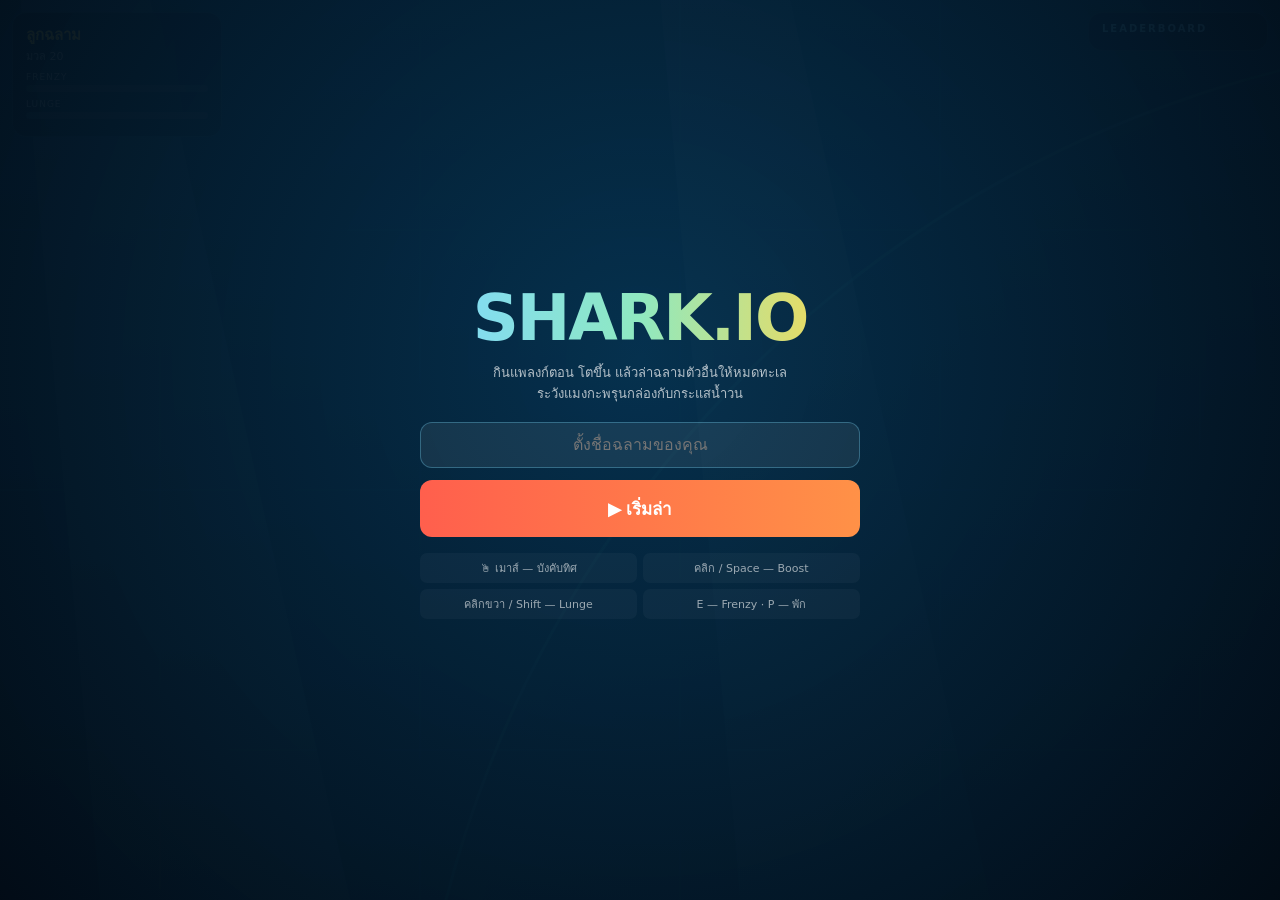
<file: _SHARK.IO_iPad_.html>
<!DOCTYPE html>
<html lang="th">
<head>
<meta charset="UTF-8">
<meta name="viewport" content="width=device-width,initial-scale=1,maximum-scale=1,user-scalable=no,viewport-fit=cover">
<meta name="apple-mobile-web-app-capable" content="yes">
<meta name="mobile-web-app-capable" content="yes">
<meta name="apple-mobile-web-app-status-bar-style" content="black-translucent">
<title>SHARK.IO — ฉลามกินฉลาม</title>
<style>
*{margin:0;padding:0;box-sizing:border-box;-webkit-tap-highlight-color:transparent;-webkit-touch-callout:none}
html,body{width:100%;height:100%;overflow:hidden;background:#02121f;color:#fff;
  font-family:-apple-system,"Segoe UI",system-ui,sans-serif;user-select:none;-webkit-user-select:none;
  touch-action:none;overscroll-behavior:none;position:fixed}
canvas{display:block;position:absolute;inset:0;touch-action:none}
#hud{position:absolute;inset:0;pointer-events:none;z-index:5}
.pnl{position:absolute;background:rgba(3,20,34,.6);backdrop-filter:blur(10px);-webkit-backdrop-filter:blur(10px);
  border:1px solid rgba(120,220,255,.18);border-radius:14px;padding:10px 13px}
#lb{top:calc(12px + env(safe-area-inset-top));right:calc(12px + env(safe-area-inset-right));min-width:180px}
#lb h3{font-size:10px;letter-spacing:2px;color:#7fd8ff;margin-bottom:6px}
.row{display:flex;justify-content:space-between;gap:10px;font-size:12px;opacity:.82;padding:1.5px 0}
.row.me{color:#ffd84d;opacity:1;font-weight:700}
.row i{font-style:normal;color:#8fe9c0}
#st{top:calc(12px + env(safe-area-inset-top));left:calc(12px + env(safe-area-inset-left));width:210px}
#tier{font-size:15px;font-weight:800;color:#ffd84d}
#mass{font-size:11px;opacity:.65;margin-bottom:7px}
.bl{font-size:9px;letter-spacing:1px;opacity:.6;margin-bottom:3px}
.bar{height:7px;border-radius:4px;background:rgba(255,255,255,.12);overflow:hidden;margin-bottom:7px}
.bar>div{height:100%;width:0;border-radius:4px;transition:width .12s}
#fz>div{background:linear-gradient(90deg,#ff5f4d,#ffb347)}
#lg>div{background:linear-gradient(90deg,#4dc9ff,#8affd0)}
#pills{display:flex;flex-wrap:wrap;gap:4px}
.pill{font-size:10px;padding:2px 7px;border-radius:20px;background:rgba(255,255,255,.14)}
#feed{position:absolute;left:calc(12px + env(safe-area-inset-left));bottom:calc(160px + env(safe-area-inset-bottom));
  display:flex;flex-direction:column-reverse;gap:4px}
.kf{font-size:12px;background:rgba(3,20,34,.6);padding:4px 10px;border-radius:8px;
  border-left:3px solid #ff5f4d;animation:sl .3s}
@keyframes sl{from{opacity:0;transform:translateX(-16px)}}
#combo{position:absolute;top:22%;left:50%;transform:translateX(-50%);font-size:40px;font-weight:900;
  color:#ffd84d;text-shadow:0 0 24px rgba(255,180,0,.8);opacity:0;transition:opacity .2s}
#tc{position:absolute;inset:0;z-index:8;pointer-events:none;display:none}
#tc.on{display:block}
#joy{position:absolute;width:130px;height:130px;border-radius:50%;border:2px solid rgba(140,230,255,.35);
  background:rgba(10,40,60,.28);display:none;transform:translate(-50%,-50%)}
#knb{position:absolute;left:50%;top:50%;width:54px;height:54px;border-radius:50%;
  background:rgba(140,230,255,.55);box-shadow:0 0 18px rgba(120,220,255,.6);transform:translate(-50%,-50%)}
#btns{position:absolute;right:calc(20px + env(safe-area-inset-right));bottom:calc(24px + env(safe-area-inset-bottom));
  display:flex;align-items:flex-end;gap:14px;pointer-events:auto}
.tb{width:76px;height:76px;border-radius:50%;border:2px solid rgba(255,255,255,.22);
  background:rgba(8,40,62,.55);backdrop-filter:blur(8px);color:#fff;font-size:11px;font-weight:800;
  letter-spacing:.5px;touch-action:none;position:relative;overflow:hidden}
.tb.big{width:104px;height:104px;font-size:13px;border-color:rgba(140,230,255,.5)}
.tb.hot{background:rgba(255,95,77,.55);border-color:#ff8f7a}
.tb.dis{opacity:.32}
.tb.act{transform:scale(.92);background:rgba(140,230,255,.4)}
.tb u{position:absolute;left:0;bottom:0;width:100%;background:rgba(0,0,0,.45);text-decoration:none}
#ov{position:absolute;inset:0;z-index:20;display:flex;align-items:center;justify-content:center;
  background:radial-gradient(circle at 50% 40%,rgba(6,50,80,.9),rgba(2,12,22,.97));padding:20px}
#ov.hide{display:none}
.card{text-align:center;max-width:440px;width:100%}
.card h1{font-size:clamp(38px,9vw,64px);font-weight:900;letter-spacing:-2px;
  background:linear-gradient(90deg,#7fd8ff,#8fe9c0,#ffd84d);-webkit-background-clip:text;
  background-clip:text;color:transparent}
.card p{opacity:.7;font-size:13px;margin:8px 0 18px;line-height:1.6}
#nm{width:100%;padding:13px;border-radius:12px;border:1px solid rgba(120,220,255,.3);
  background:rgba(255,255,255,.07);color:#fff;font-size:16px;text-align:center;outline:none}
.btn{margin-top:12px;width:100%;padding:15px;border-radius:12px;border:none;font-size:17px;font-weight:800;
  background:linear-gradient(90deg,#ff5f4d,#ff9147);color:#fff;touch-action:manipulation}
.btn:active{transform:scale(.97)}
.keys{display:grid;grid-template-columns:1fr 1fr;gap:6px;margin-top:16px;font-size:11px;opacity:.6}
.keys div{background:rgba(255,255,255,.06);padding:6px;border-radius:7px}
.sg{display:flex;justify-content:space-around;margin:16px 0;gap:8px}
.sg div{flex:1;background:rgba(255,255,255,.06);border-radius:11px;padding:11px 4px}
.sg b{display:block;font-size:21px;color:#ffd84d}
.sg span{font-size:10px;opacity:.6}
</style>
</head>
<body>
<canvas id="cv"></canvas>

<div id="hud">
  <div class="pnl" id="lb"><h3>LEADERBOARD</h3><div id="lbb"></div></div>
  <div class="pnl" id="st">
    <div id="tier">ลูกฉลาม</div><div id="mass">มวล 20</div>
    <div class="bl">FRENZY</div><div class="bar" id="fz"><div></div></div>
    <div class="bl">LUNGE</div><div class="bar" id="lg"><div></div></div>
    <div id="pills"></div>
  </div>
  <div id="feed"></div><div id="combo"></div>
</div>

<div id="tc">
  <div id="joy"><div id="knb"></div></div>
  <div id="btns">
    <div style="display:flex;flex-direction:column;gap:12px">
      <button class="tb" id="bF">FRENZY<u></u></button>
      <button class="tb" id="bL">LUNGE<u></u></button>
    </div>
    <button class="tb big" id="bB">BOOST</button>
  </div>
</div>

<div id="ov">
  <div class="card" id="cardStart">
    <h1>SHARK.IO</h1>
    <p>กินแพลงก์ตอน โตขึ้น แล้วล่าฉลามตัวอื่นให้หมดทะเล<br>ระวังแมงกะพรุนกล่องกับกระแสน้ำวน</p>
    <input id="nm" maxlength="12" placeholder="ตั้งชื่อฉลามของคุณ" autocapitalize="off" autocomplete="off">
    <button class="btn" id="go">▶ เริ่มล่า</button>
    <div class="keys" id="hintK">
      <div>🖱 เมาส์ — บังคับทิศ</div><div>คลิก / Space — Boost</div>
      <div>คลิกขวา / Shift — Lunge</div><div>E — Frenzy · P — พัก</div>
    </div>
  </div>
</div>

<script>
"use strict";
/* ---------- กัน gesture ของ iOS ---------- */
['gesturestart','gesturechange','gestureend'].forEach(e=>document.addEventListener(e,ev=>ev.preventDefault(),{passive:false}));
document.addEventListener('touchmove',e=>{if(e.touches.length>1)e.preventDefault();},{passive:false});
document.addEventListener('contextmenu',e=>e.preventDefault());
document.addEventListener('dblclick',e=>e.preventDefault(),{passive:false});

/* ---------- utils ---------- */
const rnd=(a,b)=>a+Math.random()*(b-a), clamp=(v,a,b)=>v<a?a:v>b?b:v, lerp=(a,b,t)=>a+(b-a)*t;
const d2=(ax,ay,bx,by)=>{const x=ax-bx,y=ay-by;return x*x+y*y;};
const aLerp=(a,b,t)=>{let d=b-a;d=((d+Math.PI)%(Math.PI*2)+Math.PI*2)%(Math.PI*2)-Math.PI;return a+d*t;};

/* ---------- canvas ---------- */
const cv=document.getElementById('cv'), ctx=cv.getContext('2d',{alpha:false});
let W=0,H=0,DPR=1;
function resize(){
  DPR=Math.min(window.devicePixelRatio||1,2); W=innerWidth; H=innerHeight;
  cv.width=W*DPR; cv.height=H*DPR; cv.style.width=W+'px'; cv.style.height=H+'px';
  ctx.setTransform(DPR,0,0,DPR,0,0);
}
addEventListener('resize',resize); addEventListener('orientationchange',()=>setTimeout(resize,350)); resize();

/* ---------- world ---------- */
const WORLD=4600, SEG=22, FOOD_N=560, AI_N=14;
const DEEP={x:WORLD*.70,y:WORLD*.66,r:1150};
const TIERS=[
 {m:0,n:'ลูกฉลาม',c:'#7fd4ff',d:'#2f6f9c'},
 {m:120,n:'ครีบดำ',c:'#8ee6c8',d:'#2a7d68'},
 {m:340,n:'ฉลามเสือ',c:'#ffd479',d:'#a2701f'},
 {m:750,n:'ฉลามขาว',c:'#e9eef6',d:'#6f7d94'},
 {m:1500,n:'เมกาโลดอน',c:'#ff9a86',d:'#96332a'}];
const tierOf=m=>{let t=TIERS[0];for(const x of TIERS)if(m>=x.m)t=x;return t;};
const NAMES=['Riptide','เขี้ยวเหล็ก','Bruce','ปลาวาฬน้อย','Jaws','Nemo','คลื่นดำ','Tsunami','Kraken','เงาใต้น้ำ','Bloop','Fin','Reaper','Coral','Abyss','Zephyr','ฟันเลื่อย','Torpedo'];
const PROF=[.40,.70,.92,1,.97,.90,.81,.71,.61,.51,.42,.34,.27,.21,.15,.10];
const prof=t=>{t=clamp(t,0,1);const f=t*15,i=Math.floor(f);return lerp(PROF[i],PROF[Math.min(i+1,15)],f-i);};

let food=[],sharks=[],jellies=[],pools=[],pups=[],parts=[],feed=[];
let player,state='menu',camX=WORLD/2,camY=WORLD/2,zoom=1,tZoom=1,t0=0,elapsed=0;

/* ---------- audio ---------- */
let AC=null,muted=false;
function unlock(){ if(!AC){try{AC=new (window.AudioContext||window.webkitAudioContext)()}catch(e){}} if(AC&&AC.state==='suspended')AC.resume(); }
function sfx(f,d,ty,v){ if(!AC||muted)return; const o=AC.createOscillator(),g=AC.createGain();
  o.type=ty||'sine'; o.frequency.value=f; g.gain.value=v||.05; o.connect(g); g.connect(AC.destination);
  o.start(); g.gain.exponentialRampToValueAtTime(.0001,AC.currentTime+d); o.stop(AC.currentTime+d); }

/* ---------- entities ---------- */
function mkFood(x,y,m,deep){
  return {x,y,m,r:2.6+Math.sqrt(m)*1.15,deep:!!deep,
    h:deep?rnd(150,195):(Math.random()<.5?rnd(15,55):rnd(300,345)),p:rnd(0,6.3)};
}
function spawnFood(){
  const x=rnd(60,WORLD-60),y=rnd(60,WORLD-60);
  const deep=d2(x,y,DEEP.x,DEEP.y)<DEEP.r*DEEP.r;
  return mkFood(x,y,deep?rnd(4,9):rnd(1.6,3.6),deep);
}
const PU=[{k:'magnet',i:'🧲',c:'#c58bff'},{k:'shield',i:'🛡',c:'#7fd8ff'},
          {k:'speed',i:'⚡',c:'#ffd84d'},{k:'dbl',i:'×2',c:'#8fe9c0'}];

class Shark{
  constructor(x,y,m,name,isP){
    this.reset(x,y,m,name); this.isP=!!isP; this.aggr=rnd(.35,1);
  }
  reset(x,y,m,name){
    this.x=x;this.y=y;this.ang=rnd(0,6.28);this.mass=m;this.name=name;this.alive=true;
    this.spine=[];for(let i=0;i<SEG;i++)this.spine.push({x,y});
    this.boost=false;this.lT=0;this.lCd=0;this.stun=0;this.frz=0;this.meter=0;
    this.kills=0;this.eaten=0;this.best=m;this.combo=1;this.lastEat=-9;
    this.fx={magnet:0,shield:0,speed:0,dbl:0};this.wob=rnd(0,10);this.think=0;this.tAng=this.ang;this.bleed=0;
  }
  get r(){return 9+Math.sqrt(this.mass)*1.3;}
  get spd(){
    let s=134-Math.min(48,Math.sqrt(this.mass)*1.5);
    if(this.boost&&this.mass>25&&this.stun<=0)s*=1.85;
    if(this.lT>0)s*=3;
    if(this.frz>0)s*=1.35;
    if(this.fx.speed>0)s*=1.22;
    if(this.stun>0)s*=.4;
    return s;
  }
  lunge(){ if(this.lCd<=0&&this.stun<=0){this.lT=.3;this.lCd=5;if(this.isP)sfx(180,.18,'sawtooth',.06);} }
  goFrenzy(){ if(this.meter>=100){this.meter=0;this.frz=7;if(this.isP)sfx(90,.5,'square',.07);} }
  eat(f){
    if(performance.now()/1000-this.lastEat<1.6)this.combo=Math.min(5,this.combo+1); else this.combo=1;
    this.lastEat=performance.now()/1000;
    this.mass+=f.m*this.combo*(this.fx.dbl>0?2:1);
    this.meter=Math.min(100,this.meter+f.m*1.3); this.eaten++;
    if(this.mass>this.best)this.best=this.mass;
    if(this.isP){ sfx(520+this.combo*90,.07,'triangle',.03); if(this.combo>1)showCombo(this.combo); }
    burst(f.x,f.y,`hsl(${f.h},90%,65%)`,4);
  }
  update(dt){
    const turn=(3.5-Math.min(2,Math.sqrt(this.mass)*.06))*(this.stun>0?.5:1);
    this.ang=aLerp(this.ang,this.tAng,clamp(turn*dt,0,1));
    this.lT=Math.max(0,this.lT-dt); this.lCd=Math.max(0,this.lCd-dt);
    this.stun=Math.max(0,this.stun-dt); this.frz=Math.max(0,this.frz-dt);
    for(const k in this.fx)this.fx[k]=Math.max(0,this.fx[k]-dt);
    if(this.boost&&this.mass>25&&this.stun<=0){
      this.mass-=13*dt; this.bleed+=dt;
      if(this.bleed>.11){this.bleed=0;const t=this.spine[SEG-1];food.push(mkFood(t.x+rnd(-6,6),t.y+rnd(-6,6),3,false));}
    }
    this.wob+=dt*(6+(this.boost?5:0));
    const a=this.ang+Math.sin(this.wob)*.055*(this.lT>0?.3:1);
    this.x+=Math.cos(a)*this.spd*dt; this.y+=Math.sin(a)*this.spd*dt;
    for(const w of pools){
      const dx=this.x-w.x,dy=this.y-w.y,d=Math.hypot(dx,dy);
      if(d<w.r&&d>1){const f=(1-d/w.r)*w.s*dt;
        this.x+=(-dy/d*w.dir-dx/d*.32)*f; this.y+=(dx/d*w.dir-dy/d*.32)*f;}
    }
    this.x=clamp(this.x,34,WORLD-34); this.y=clamp(this.y,34,WORLD-34);
    if(this.mass>this.best)this.best=this.mass;
    const sp=this.r*.45, s=this.spine;
    s[0].x=this.x; s[0].y=this.y;
    for(let i=1;i<SEG;i++){
      const p=s[i-1],q=s[i]; let dx=q.x-p.x,dy=q.y-p.y,d=Math.hypot(dx,dy)||1;
      q.x=p.x+dx/d*sp; q.y=p.y+dy/d*sp;
    }
  }
  ai(dt){
    this.think-=dt; if(this.think>0)return;
    this.think=.11+Math.random()*.12;
    let vx=0,vy=0; const pad=430;
    if(this.x<pad)vx+=(pad-this.x)/pad*2.6;
    if(this.x>WORLD-pad)vx-=(this.x-WORLD+pad)/pad*2.6;
    if(this.y<pad)vy+=(pad-this.y)/pad*2.6;
    if(this.y>WORLD-pad)vy-=(this.y-WORLD+pad)/pad*2.6;
    let bo=false;
    for(const s of sharks){
      if(s===this||!s.alive)continue;
      const d=Math.hypot(s.x-this.x,s.y-this.y); if(d>640||d<1)continue;
      if(s.frz>0||s.mass>this.mass*1.12){
        const w=(640-d)/640*3.4; vx-=(s.x-this.x)/d*w; vy-=(s.y-this.y)/d*w; if(d<250)bo=true;
      }else if(s.mass<this.mass*.85&&d<540){
        const w=(540-d)/540*2.5*this.aggr; vx+=(s.x-this.x)/d*w; vy+=(s.y-this.y)/d*w;
        if(d<210&&this.mass>80)bo=true;
        if(d<160)this.lunge();
      }
    }
    let bd=1e9,bf=null;
    for(let i=0;i<food.length;i++){const f=food[i],d=d2(f.x,f.y,this.x,this.y);if(d<bd){bd=d;bf=f;}}
    if(bf){const d=Math.sqrt(bd)||1;vx+=(bf.x-this.x)/d*1.2;vy+=(bf.y-this.y)/d*1.2;}
    for(const p of pups){const d=Math.hypot(p.x-this.x,p.y-this.y);if(d<420&&d>1){vx+=(p.x-this.x)/d*1.6;vy+=(p.y-this.y)/d*1.6;}}
    for(const j of jellies){const d=Math.hypot(j.x-this.x,j.y-this.y);if(d<130&&d>1){vx-=(j.x-this.x)/d*2.6;vy-=(j.y-this.y)/d*2.6;}}
    if(vx||vy)this.tAng=Math.atan2(vy,vx);
    this.boost=bo&&this.mass>90&&Math.random()<.8;
    if(this.meter>=100&&Math.random()<.5)this.goFrenzy();
  }
}

/* ---------- particles / feed ---------- */
function burst(x,y,c,n){
  for(let i=0;i<n;i++){const a=rnd(0,6.3),s=rnd(30,150);
    parts.push({x,y,vx:Math.cos(a)*s,vy:Math.sin(a)*s,l:rnd(.25,.6),m:rnd(.25,.6),c,r:rnd(1.5,4)});}
}
function addFeed(t){ feed.unshift({t,life:4.5}); if(feed.length>5)feed.pop(); renderFeed(); }
function renderFeed(){
  document.getElementById('feed').innerHTML=feed.map(f=>`<div class="kf">${f.t}</div>`).join('');
}
let comboT=0;
function showCombo(c){
  const e=document.getElementById('combo'); e.textContent='×'+c+' COMBO'; e.style.opacity=1; comboT=.9;
}

/* ---------- init ---------- */
function initWorld(name){
  food=[];for(let i=0;i<FOOD_N;i++)food.push(spawnFood());
  jellies=[];for(let i=0;i<20;i++)jellies.push({x:rnd(300,WORLD-300),y:rnd(300,WORLD-300),
    a:rnd(0,6.3),s:rnd(12,26),p:rnd(0,6.3)});
  pools=[];for(let i=0;i<3;i++)pools.push({x:rnd(600,WORLD-600),y:rnd(600,WORLD-600),
    r:rnd(240,340),s:rnd(110,180),dir:Math.random()<.5?1:-1,a:0});
  pups=[];for(let i=0;i<6;i++)pups.push(mkPup());
  sharks=[];
  player=new Shark(WORLD/2,WORLD/2,22,name||'คุณ',true);
  sharks.push(player);
  const pool=[...NAMES].sort(()=>Math.random()-.5);
  for(let i=0;i<AI_N;i++)sharks.push(new Shark(rnd(300,WORLD-300),rnd(300,WORLD-300),rnd(25,180),pool[i%pool.length]));
  parts=[];feed=[];renderFeed(); camX=player.x;camY=player.y; elapsed=0;
}
function mkPup(){
  const t=PU[Math.floor(Math.random()*PU.length)];
  return {x:rnd(200,WORLD-200),y:rnd(200,WORLD-200),k:t.k,i:t.i,c:t.c,p:rnd(0,6.3)};
}
function respawnAI(s){
  let x,y,tries=0;
  do{x=rnd(200,WORLD-200);y=rnd(200,WORLD-200);tries++;}while(d2(x,y,player.x,player.y)<700*700&&tries<20);
  s.reset(x,y,rnd(25,90),NAMES[Math.floor(Math.random()*NAMES.length)]);
}

/* ---------- kill ---------- */
function kill(A,B){
  A.mass+=B.mass*.45; A.kills++; if(A.mass>A.best)A.best=A.mass;
  A.meter=Math.min(100,A.meter+22);
  for(let i=0;i<SEG;i+=2){const p=B.spine[i];food.push(mkFood(p.x+rnd(-14,14),p.y+rnd(-14,14),B.mass*.03+2,false));}
  burst(B.x,B.y,'#ff6b52',26); B.alive=false; B.resT=2.6;
  addFeed(`<b>${A.name}</b> 🦈 กิน <b>${B.name}</b>`);
  if(A===player)sfx(140,.35,'square',.07);
  if(B===player){ sfx(70,.7,'sawtooth',.08); die(A.name); }
}

/* ---------- collisions ---------- */
function collide(dt){
  for(let i=food.length-1;i>=0;i--){
    const f=food[i]; let gone=false;
    for(const s of sharks){
      if(!s.alive)continue;
      let dx=f.x-s.x,dy=f.y-s.y,dd=dx*dx+dy*dy;
      if(s.fx.magnet>0&&dd<260*260&&dd>1){const d=Math.sqrt(dd);f.x-=dx/d*300*dt;f.y-=dy/d*300*dt;dx=f.x-s.x;dy=f.y-s.y;dd=dx*dx+dy*dy;}
      const rr=s.r*.95+f.r;
      if(dd<rr*rr){s.eat(f);gone=true;break;}
    }
    if(gone)food.splice(i,1);
  }
  while(food.length<FOOD_N)food.push(spawnFood());

  for(let i=pups.length-1;i>=0;i--){
    const p=pups[i];
    for(const s of sharks){
      if(!s.alive)continue;
      if(d2(p.x,p.y,s.x,s.y)<(s.r+18)**2){
        s.fx[p.k]=p.k==='shield'?8:12; burst(p.x,p.y,p.c,14);
        if(s===player){sfx(880,.15,'sine',.05);addFeed(`⭐ ได้ไอเทม <b>${p.i}</b>`);}
        pups[i]=mkPup(); break;
      }
    }
  }
  for(const j of jellies){
    for(const s of sharks){
      if(!s.alive||s.fx.shield>0||s.frz>0)continue;
      if(d2(j.x,j.y,s.x,s.y)<(s.r+j.s*.8)**2&&s.stun<=0){
        s.stun=1.4; s.mass=Math.max(12,s.mass*.94); s.boost=false; burst(j.x,j.y,'#ffe066',10);
        if(s===player){sfx(220,.3,'square',.05);addFeed('⚡ โดนแมงกะพรุนกล่อง!');}
      }
    }
  }
  for(const A of sharks){
    if(!A.alive)continue;
    const hx=A.x+Math.cos(A.ang)*A.r*.55, hy=A.y+Math.sin(A.ang)*A.r*.55;
    for(const B of sharks){
      if(A===B||!B.alive)continue;
      if(!(A.frz>0||A.mass>B.mass*1.14))continue;
      if(B.fx.shield>0||B.frz>0||B.lT>.18)continue;
      let hit=false;
      for(let k=0;k<SEG;k+=2){
        const p=B.spine[k], rr=A.r*.7+B.r*prof(k/(SEG-1))*.9;
        if(d2(hx,hy,p.x,p.y)<rr*rr){hit=true;break;}
      }
      if(hit){kill(A,B);break;}
    }
  }
}

/* ---------- input ---------- */
const inp={mx:W/2,my:H/2,joy:false,jid:null,jx:0,jy:0,vx:0,vy:0,boost:false,keys:{}};
let isTouch=(navigator.maxTouchPoints>0&&!matchMedia('(pointer:fine)').matches);
function setTouchUI(v){ isTouch=v; document.getElementById('tc').classList.toggle('on',v&&state==='play');
  document.getElementById('hintK').style.display=v?'none':'grid'; }
addEventListener('touchstart',()=>{if(!isTouch)setTouchUI(true);},{once:true});

const joyEl=document.getElementById('joy'),knbEl=document.getElementById('knb');
cv.addEventListener('pointerdown',e=>{
  unlock(); if(state!=='play')return;
  if(e.pointerType==='mouse'){
    if(e.button===2)player.lunge(); else inp.boost=true; return;
  }
  setTouchUI(true);
  if(inp.jid===null){
    inp.jid=e.pointerId; inp.joy=true; inp.jx=e.clientX; inp.jy=e.clientY;
    joyEl.style.display='block'; joyEl.style.left=e.clientX+'px'; joyEl.style.top=e.clientY+'px';
    knbEl.style.left='50%'; knbEl.style.top='50%';
    cv.setPointerCapture(e.pointerId);
  }
});
cv.addEventListener('pointermove',e=>{
  if(e.pointerType==='mouse'){inp.mx=e.clientX;inp.my=e.clientY;return;}
  if(e.pointerId!==inp.jid)return;
  let dx=e.clientX-inp.jx, dy=e.clientY-inp.jy, d=Math.hypot(dx,dy);
  const max=52; if(d>max){dx*=max/d;dy*=max/d;d=max;}
  inp.vx=dx; inp.vy=dy;
  knbEl.style.left=(65+dx)+'px'; knbEl.style.top=(65+dy)+'px';
});
function endPtr(e){
  if(e.pointerType==='mouse'){inp.boost=false;return;}
  if(e.pointerId===inp.jid){inp.jid=null;inp.joy=false;inp.vx=inp.vy=0;joyEl.style.display='none';}
}
cv.addEventListener('pointerup',endPtr); cv.addEventListener('pointercancel',endPtr);

function bindBtn(id,down,up){
  const el=document.getElementById(id);
  el.addEventListener('pointerdown',e=>{e.preventDefault();e.stopPropagation();unlock();el.classList.add('act');down();});
  const off=e=>{e.stopPropagation();el.classList.remove('act');if(up)up();};
  el.addEventListener('pointerup',off); el.addEventListener('pointercancel',off); el.addEventListener('pointerleave',off);
}
bindBtn('bB',()=>inp.boost=true,()=>inp.boost=false);
bindBtn('bL',()=>player&&player.lunge());
bindBtn('bF',()=>player&&player.goFrenzy());

addEventListener('keydown',e=>{
  inp.keys[e.key.toLowerCase()]=true;
  if(e.code==='Space'){inp.boost=true;e.preventDefault();}
  if(e.key==='Shift')player&&player.lunge();
  if(e.key.toLowerCase()==='e')player&&player.goFrenzy();
  if(e.key.toLowerCase()==='p'&&state==='play')state='pause';
  else if(e.key.toLowerCase()==='p'&&state==='pause')state='play';
});
addEventListener('keyup',e=>{inp.keys[e.key.toLowerCase()]=false;if(e.code==='Space')inp.boost=false;});
document.addEventListener('visibilitychange',()=>{if(document.hidden&&state==='play')state='pause';});

/* ---------- render helpers ---------- */
function drawShark(s,now){
  const T=tierOf(s.mass), L=[],R=[];
  for(let i=0;i<SEG;i++){
    const p=s.spine[i], q=s.spine[Math.min(i+1,SEG-1)], b=s.spine[Math.max(i-1,0)];
    const a=Math.atan2(q.y-b.y,q.x-b.x), w=s.r*prof(i/(SEG-1));
    L.push({x:p.x+Math.cos(a+1.5708)*w,y:p.y+Math.sin(a+1.5708)*w,a,w});
    R.push({x:p.x+Math.cos(a-1.5708)*w,y:p.y+Math.sin(a-1.5708)*w});
  }
  const glow=s.frz>0?'#ff5f4d':(s.fx.shield>0?'#7fd8ff':null);
  if(glow){ctx.save();ctx.globalAlpha=.35;ctx.strokeStyle=glow;ctx.lineWidth=6;ctx.beginPath();
    ctx.arc(s.x,s.y,s.r*2.1,0,6.29);ctx.stroke();ctx.restore();}
  // หางเสือ
  const tp=s.spine[SEG-1], tb=s.spine[SEG-4];
  const ta=Math.atan2(tp.y-tb.y,tp.x-tb.x), tw=s.r*.9;
  ctx.fillStyle=T.d; ctx.beginPath();
  ctx.moveTo(tp.x,tp.y);
  ctx.lineTo(tp.x+Math.cos(ta+2.3)*tw*1.5,tp.y+Math.sin(ta+2.3)*tw*1.5);
  ctx.lineTo(tp.x+Math.cos(ta+3.14)*tw*.4,tp.y+Math.sin(ta+3.14)*tw*.4);
  ctx.lineTo(tp.x+Math.cos(ta-2.3)*tw*1.1,tp.y+Math.sin(ta-2.3)*tw*1.1);
  ctx.closePath(); ctx.fill();
  // ครีบข้าง
  const fi=Math.round(SEG*.20), fp=s.spine[fi], fa=L[fi].a, fw=s.r*1.5;
  ctx.fillStyle=T.d;
  for(const sgn of [1,-1]){
    ctx.beginPath(); ctx.moveTo(fp.x,fp.y);
    ctx.lineTo(fp.x+Math.cos(fa+sgn*1.15)*fw,fp.y+Math.sin(fa+sgn*1.15)*fw);
    ctx.lineTo(fp.x+Math.cos(fa+sgn*2.2)*fw*.55,fp.y+Math.sin(fa+sgn*2.2)*fw*.55);
    ctx.closePath(); ctx.fill();
  }
  // ลำตัว
  ctx.beginPath(); ctx.moveTo(L[0].x,L[0].y);
  for(let i=1;i<SEG;i++)ctx.lineTo(L[i].x,L[i].y);
  for(let i=SEG-1;i>=0;i--)ctx.lineTo(R[i].x,R[i].y);
  ctx.closePath();
  const gi=3, g=ctx.createLinearGradient(L[gi].x,L[gi].y,R[gi].x,R[gi].y);
  g.addColorStop(0,T.d); g.addColorStop(.5,T.c); g.addColorStop(1,T.d);
  ctx.fillStyle=g; ctx.fill();
  ctx.strokeStyle='rgba(0,0,0,.35)'; ctx.lineWidth=1.6; ctx.stroke();
  // ครีบหลัง
  const di=Math.round(SEG*.30), dp=s.spine[di], da=L[di].a;
  ctx.fillStyle='rgba(0,0,0,.42)'; ctx.beginPath();
  ctx.moveTo(dp.x+Math.cos(da)*s.r*.5,dp.y+Math.sin(da)*s.r*.5);
  ctx.lineTo(dp.x+Math.cos(da+1.5708)*s.r*.34,dp.y+Math.sin(da+1.5708)*s.r*.34);
  ctx.lineTo(dp.x-Math.cos(da)*s.r*1.25,dp.y-Math.sin(da)*s.r*1.25);
  ctx.lineTo(dp.x+Math.cos(da-1.5708)*s.r*.34,dp.y+Math.sin(da-1.5708)*s.r*.34);
  ctx.closePath(); ctx.fill();
  // เหงือก
  ctx.strokeStyle='rgba(0,0,0,.28)'; ctx.lineWidth=1.4;
  for(let k=0;k<3;k++){
    const i=Math.round(SEG*.16)+k, p=s.spine[i], a=L[i].a, w=s.r*prof(i/(SEG-1))*.75;
    for(const sg of [1,-1]){ctx.beginPath();
      ctx.moveTo(p.x+Math.cos(a+sg*1.5708)*w*.45,p.y+Math.sin(a+sg*1.5708)*w*.45);
      ctx.lineTo(p.x+Math.cos(a+sg*1.5708)*w,p.y+Math.sin(a+sg*1.5708)*w);ctx.stroke();}
  }
  // หัว: ตา + ปาก
  const h=s.spine[0], ha=s.ang, ew=s.r*.55;
  const open=(s.lT>0||s.frz>0)?1:0;
  ctx.fillStyle='rgba(10,10,14,.85)'; ctx.beginPath();
  ctx.arc(h.x+Math.cos(ha)*s.r*.62,h.y+Math.sin(ha)*s.r*.62,s.r*(.22+open*.1),0,6.29); ctx.fill();
  if(open){ ctx.fillStyle='#fff';
    for(let k=-1;k<=1;k++){const a=ha+k*.42, px=h.x+Math.cos(a)*s.r*.72,py=h.y+Math.sin(a)*s.r*.72;
      ctx.beginPath();ctx.arc(px,py,s.r*.07,0,6.29);ctx.fill();} }
  for(const sg of [1,-1]){
    const ex=h.x+Math.cos(ha+sg*.62)*ew, ey=h.y+Math.sin(ha+sg*.62)*ew;
    ctx.fillStyle=s.frz>0?'#ff3b2f':'#0b1620'; ctx.beginPath(); ctx.arc(ex,ey,s.r*.13,0,6.29); ctx.fill();
    ctx.fillStyle='rgba(255,255,255,.75)'; ctx.beginPath(); ctx.arc(ex-s.r*.04,ey-s.r*.04,s.r*.05,0,6.29); ctx.fill();
  }
  if(s.stun>0){ ctx.strokeStyle='#ffe066'; ctx.lineWidth=2; ctx.globalAlpha=.5+Math.sin(now*22)*.4;
    ctx.beginPath(); ctx.arc(s.x,s.y,s.r*1.6,0,6.29); ctx.stroke(); ctx.globalAlpha=1; }
  // ชื่อ
  ctx.font='700 13px system-ui'; ctx.textAlign='center';
  ctx.fillStyle=s.isP?'#ffd84d':'rgba(255,255,255,.72)';
  ctx.fillText(s.name,s.x,s.y-s.r-13);
  ctx.font='10px system-ui'; ctx.fillStyle='rgba(255,255,255,.45)';
  ctx.fillText(Math.round(s.mass),s.x,s.y-s.r-2);
}

function drawBG(now,hw,hh){
  const g=ctx.createLinearGradient(0,camY-hh,0,camY+hh);
  g.addColorStop(0,'#083a5c'); g.addColorStop(1,'#02121f');
  ctx.fillStyle=g; ctx.fillRect(camX-hw,camY-hh,hw*2,hh*2);
  ctx.save(); ctx.globalAlpha=.05; ctx.fillStyle='#bfefff';
  for(let i=0;i<6;i++){
    const x=camX-hw+((i*640+now*14)%(hw*2+640));
    ctx.beginPath(); ctx.moveTo(x,camY-hh); ctx.lineTo(x+130,camY-hh);
    ctx.lineTo(x+330,camY+hh); ctx.lineTo(x+80,camY+hh); ctx.closePath(); ctx.fill();
  }
  ctx.restore();
  ctx.strokeStyle='rgba(140,220,255,.05)'; ctx.lineWidth=1;
  const st=260, x0=Math.floor((camX-hw)/st)*st, y0=Math.floor((camY-hh)/st)*st;
  ctx.beginPath();
  for(let x=x0;x<camX+hw;x+=st){ctx.moveTo(x,camY-hh);ctx.lineTo(x,camY+hh);}
  for(let y=y0;y<camY+hh;y+=st){ctx.moveTo(camX-hw,y);ctx.lineTo(camX+hw,y);}
  ctx.stroke();
  // deep zone
  const dg=ctx.createRadialGradient(DEEP.x,DEEP.y,DEEP.r*.2,DEEP.x,DEEP.y,DEEP.r);
  dg.addColorStop(0,'rgba(0,6,14,.72)'); dg.addColorStop(1,'rgba(0,6,14,0)');
  ctx.fillStyle=dg; ctx.beginPath(); ctx.arc(DEEP.x,DEEP.y,DEEP.r,0,6.29); ctx.fill();
  ctx.strokeStyle='rgba(90,255,210,.16)'; ctx.lineWidth=3; ctx.stroke();
  // whirlpools
  for(const w of pools){
    w.a+=.02*w.dir;
    ctx.save(); ctx.translate(w.x,w.y); ctx.rotate(w.a);
    for(let k=0;k<3;k++){
      ctx.strokeStyle=`rgba(150,225,255,${.16-k*.04})`; ctx.lineWidth=3;
      ctx.beginPath();
      for(let a=0;a<9;a+=.14){const rr=w.r*(a/9)*(1-k*.12);ctx.lineTo(Math.cos(a+k*2.1)*rr,Math.sin(a+k*2.1)*rr);}
      ctx.stroke();
    }
    ctx.restore();
  }
  // border
  ctx.strokeStyle='rgba(255,90,70,.5)'; ctx.lineWidth=8;
  ctx.strokeRect(0,0,WORLD,WORLD);
}

function drawMinimap(){
  const S=124, x=14+ (parseInt(getComputedStyle(document.body).getPropertyValue('--sl'))||0), y=H-S-14;
  ctx.save();
  ctx.fillStyle='rgba(3,20,34,.62)'; ctx.strokeStyle='rgba(120,220,255,.2)'; ctx.lineWidth=1;
  ctx.beginPath(); ctx.roundRect(x,y,S,S,10); ctx.fill(); ctx.stroke();
  const k=S/WORLD;
  ctx.fillStyle='rgba(0,10,20,.5)'; ctx.beginPath();
  ctx.arc(x+DEEP.x*k,y+DEEP.y*k,DEEP.r*k,0,6.29); ctx.fill();
  for(const w of pools){ctx.strokeStyle='rgba(150,225,255,.3)';ctx.beginPath();
    ctx.arc(x+w.x*k,y+w.y*k,w.r*k,0,6.29);ctx.stroke();}
  for(const s of sharks){
    if(!s.alive)continue;
    ctx.fillStyle=s.isP?'#ffd84d':'rgba(255,120,100,.8)';
    ctx.beginPath(); ctx.arc(x+s.x*k,y+s.y*k,s.isP?3.5:2.2,0,6.29); ctx.fill();
  }
  ctx.restore();
}

/* ---------- UI tick ---------- */
let uiT=0;
function updateUI(){
  const T=tierOf(player.mass);
  document.getElementById('tier').textContent=T.n;
  document.getElementById('mass').textContent='มวล '+Math.round(player.mass)+'  ·  ฆ่า '+player.kills;
  document.getElementById('fz').firstElementChild.style.width=player.meter+'%';
  document.getElementById('lg').firstElementChild.style.width=(100-player.lCd/5*100)+'%';
  const ps=[]; const nm={magnet:'🧲 แม่เหล็ก',shield:'🛡 โล่',speed:'⚡ เร่ง',dbl:'×2 มวล'};
  for(const k in player.fx)if(player.fx[k]>0)ps.push(`<span class="pill">${nm[k]} ${player.fx[k].toFixed(0)}s</span>`);
  if(player.frz>0)ps.push(`<span class="pill" style="background:#ff5f4d">🔥 FRENZY ${player.frz.toFixed(0)}s</span>`);
  document.getElementById('pills').innerHTML=ps.join('');
  const top=[...sharks].filter(s=>s.alive).sort((a,b)=>b.mass-a.mass).slice(0,7);
  document.getElementById('lbb').innerHTML=top.map((s,i)=>
    `<div class="row${s.isP?' me':''}"><span>${i+1}. ${s.name}</span><i>${Math.round(s.mass)}</i></div>`).join('');
  document.getElementById('bF').classList.toggle('hot',player.meter>=100);
  document.getElementById('bF').classList.toggle('dis',player.meter<100);
  document.getElementById('bL').classList.toggle('dis',player.lCd>0);
  document.getElementById('bL').querySelector('u').style.height=(player.lCd/5*100)+'%';
}

/* ---------- game states ---------- */
function start(){
  unlock();
  const n=(document.getElementById('nm').value||'').trim().slice(0,12);
  initWorld(n||'คุณ'); state='play';
  document.getElementById('ov').classList.add('hide');
  document.getElementById('tc').classList.toggle('on',isTouch);
  t0=performance.now();
}
document.getElementById('go').addEventListener('click',start);
document.getElementById('nm').addEventListener('keydown',e=>{if(e.key==='Enter')start();});

function die(by){
  state='dead';
  const rank=[...sharks].sort((a,b)=>b.best-a.best).findIndex(s=>s===player)+1;
  const ov=document.getElementById('ov');
  ov.innerHTML=`<div class="card">
    <h1 style="font-size:40px">โดนกินแล้ว!</h1>
    <p>คุณถูก <b style="color:#ff8f7a">${by}</b> กินเข้าไป</p>
    <div class="sg">
      <div><b>${Math.round(player.best)}</b><span>มวลสูงสุด</span></div>
      <div><b>${player.kills}</b><span>ฆ่าได้</span></div>
      <div><b>#${rank}</b><span>อันดับ</span></div>
      <div><b>${Math.floor(elapsed)}s</b><span>รอดชีวิต</span></div>
    </div>
    <p style="opacity:.55">ระดับสูงสุด: <b style="color:#ffd84d">${tierOf(player.best).n}</b> · กินอาหาร ${player.eaten} ชิ้น</p>
    <button class="btn" id="again">🔁 เล่นอีกครั้ง</button></div>`;
  ov.classList.remove('hide');
  document.getElementById('tc').classList.remove('on');
  document.getElementById('again').addEventListener('click',()=>{
    initWorld(player.name); state='play'; ov.classList.add('hide');
    document.getElementById('tc').classList.toggle('on',isTouch); t0=performance.now();
  });
}

/* ---------- main loop ---------- */
let last=performance.now();
function loop(now){
  requestAnimationFrame(loop);
  const dt=Math.min(.033,(now-last)/1000); last=now; const nowS=now/1000;

  if(state==='play'){
    elapsed+=dt;
    // ทิศทางผู้เล่น
    let des=player.ang;
    if(inp.joy&&(inp.vx||inp.vy)) des=Math.atan2(inp.vy,inp.vx);
    else if(!isTouch) des=Math.atan2(inp.my-H/2,inp.mx-W/2);
    let kx=0,ky=0;
    if(inp.keys['a']||inp.keys['arrowleft'])kx--; if(inp.keys['d']||inp.keys['arrowright'])kx++;
    if(inp.keys['w']||inp.keys['arrowup'])ky--; if(inp.keys['s']||inp.keys['arrowdown'])ky++;
    if(kx||ky)des=Math.atan2(ky,kx);
    player.tAng=des; player.boost=inp.boost;

    for(const s of sharks){
      if(!s.alive){ if(!s.isP){s.resT-=dt; if(s.resT<=0)respawnAI(s);} continue; }
      if(!s.isP)s.ai(dt);
      s.update(dt);
    }
    collide(dt);
    for(const j of jellies){ j.p+=dt*1.6; j.x+=Math.cos(j.a)*11*dt; j.y+=Math.sin(j.a)*11*dt;
      j.a+=rnd(-.5,.5)*dt; j.x=clamp(j.x,60,WORLD-60); j.y=clamp(j.y,60,WORLD-60); }
    for(let i=parts.length-1;i>=0;i--){const p=parts[i];p.l-=dt;
      if(p.l<=0){parts.splice(i,1);continue;} p.x+=p.vx*dt;p.y+=p.vy*dt;p.vx*=.94;p.vy*=.94;}
    for(let i=feed.length-1;i>=0;i--){feed[i].life-=dt;if(feed[i].life<=0){feed.splice(i,1);renderFeed();}}
    if(comboT>0){comboT-=dt;if(comboT<=0)document.getElementById('combo').style.opacity=0;}
    uiT-=dt; if(uiT<=0){uiT=.12;updateUI();}
  }

  // camera
  if(player){
    camX=lerp(camX,player.x,1-Math.pow(.001,dt)); camY=lerp(camY,player.y,1-Math.pow(.001,dt));
    const base=clamp(30/player.r,.5,1.15)*clamp(Math.min(W,H)/760,.72,1.3);
    tZoom=base*(player.boost?.96:1);
    zoom=lerp(zoom,tZoom,1-Math.pow(.02,dt));
  }
  const hw=W/2/zoom, hh=H/2/zoom;
  ctx.setTransform(DPR,0,0,DPR,0,0);
  ctx.fillStyle='#02121f'; ctx.fillRect(0,0,W,H);
  ctx.save(); ctx.translate(W/2,H/2); ctx.scale(zoom,zoom); ctx.translate(-camX,-camY);
  drawBG(nowS,hw,hh);

  for(const f of food){
    if(Math.abs(f.x-camX)>hw+30||Math.abs(f.y-camY)>hh+30)continue;
    const pu=1+Math.sin(nowS*3+f.p)*.14;
    ctx.fillStyle=`hsla(${f.h},95%,60%,.20)`;
    ctx.beginPath(); ctx.arc(f.x,f.y,f.r*3*pu,0,6.29); ctx.fill();
    ctx.fillStyle=`hsl(${f.h},95%,${f.deep?72:62}%)`;
    ctx.beginPath(); ctx.arc(f.x,f.y,f.r*pu,0,6.29); ctx.fill();
  }
  for(const p of pups){
    if(Math.abs(p.x-camX)>hw+40||Math.abs(p.y-camY)>hh+40)continue;
    const b=Math.sin(nowS*3+p.p)*4;
    ctx.fillStyle=p.c+'44'; ctx.beginPath(); ctx.arc(p.x,p.y+b,26,0,6.29); ctx.fill();
    ctx.fillStyle=p.c; ctx.beginPath(); ctx.arc(p.x,p.y+b,15,0,6.29); ctx.fill();
    ctx.font='15px system-ui'; ctx.textAlign='center'; ctx.textBaseline='middle';
    ctx.fillStyle='#04202f'; ctx.fillText(p.i,p.x,p.y+b+1); ctx.textBaseline='alphabetic';
  }
  for(const j of jellies){
    if(Math.abs(j.x-camX)>hw+50||Math.abs(j.y-camY)>hh+50)continue;
    const pu=1+Math.sin(j.p)*.16;
    ctx.fillStyle='rgba(255,224,102,.16)'; ctx.beginPath(); ctx.arc(j.x,j.y,j.s*1.9*pu,0,6.29); ctx.fill();
    ctx.fillStyle='rgba(255,236,160,.75)'; ctx.beginPath();
    ctx.ellipse(j.x,j.y,j.s*pu,j.s*.82*pu,0,0,6.29); ctx.fill();
    ctx.strokeStyle='rgba(255,224,102,.5)'; ctx.lineWidth=1.6;
    for(let k=-2;k<=2;k++){ctx.beginPath();ctx.moveTo(j.x+k*4,j.y+j.s*.6);
      ctx.quadraticCurveTo(j.x+k*4+Math.sin(j.p+k)*7,j.y+j.s*1.5,j.x+k*4,j.y+j.s*2.2);ctx.stroke();}
  }
  const vis=sharks.filter(s=>s.alive).sort((a,b)=>a.mass-b.mass);
  for(const s of vis){
    if(Math.abs(s.x-camX)>hw+s.r*8||Math.abs(s.y-camY)>hh+s.r*8)continue;
    drawShark(s,nowS);
  }
  for(const p of parts){
    ctx.globalAlpha=clamp(p.l/p.m,0,1); ctx.fillStyle=p.c;
    ctx.beginPath(); ctx.arc(p.x,p.y,p.r,0,6.29); ctx.fill();
  }
  ctx.globalAlpha=1;
  ctx.restore();

  if(state!=='menu')drawMinimap();
  if(state==='pause'){
    ctx.fillStyle='rgba(2,14,26,.72)'; ctx.fillRect(0,0,W,H);
    ctx.fillStyle='#fff'; ctx.font='800 30px system-ui'; ctx.textAlign='center';
    ctx.fillText('พักเกม — กด P หรือแตะจอเพื่อเล่นต่อ',W/2,H/2);
  }
}
addEventListener('pointerdown',()=>{if(state==='pause')state='play';});
requestAnimationFrame(loop);
</script>
</body>
</html>
</file>
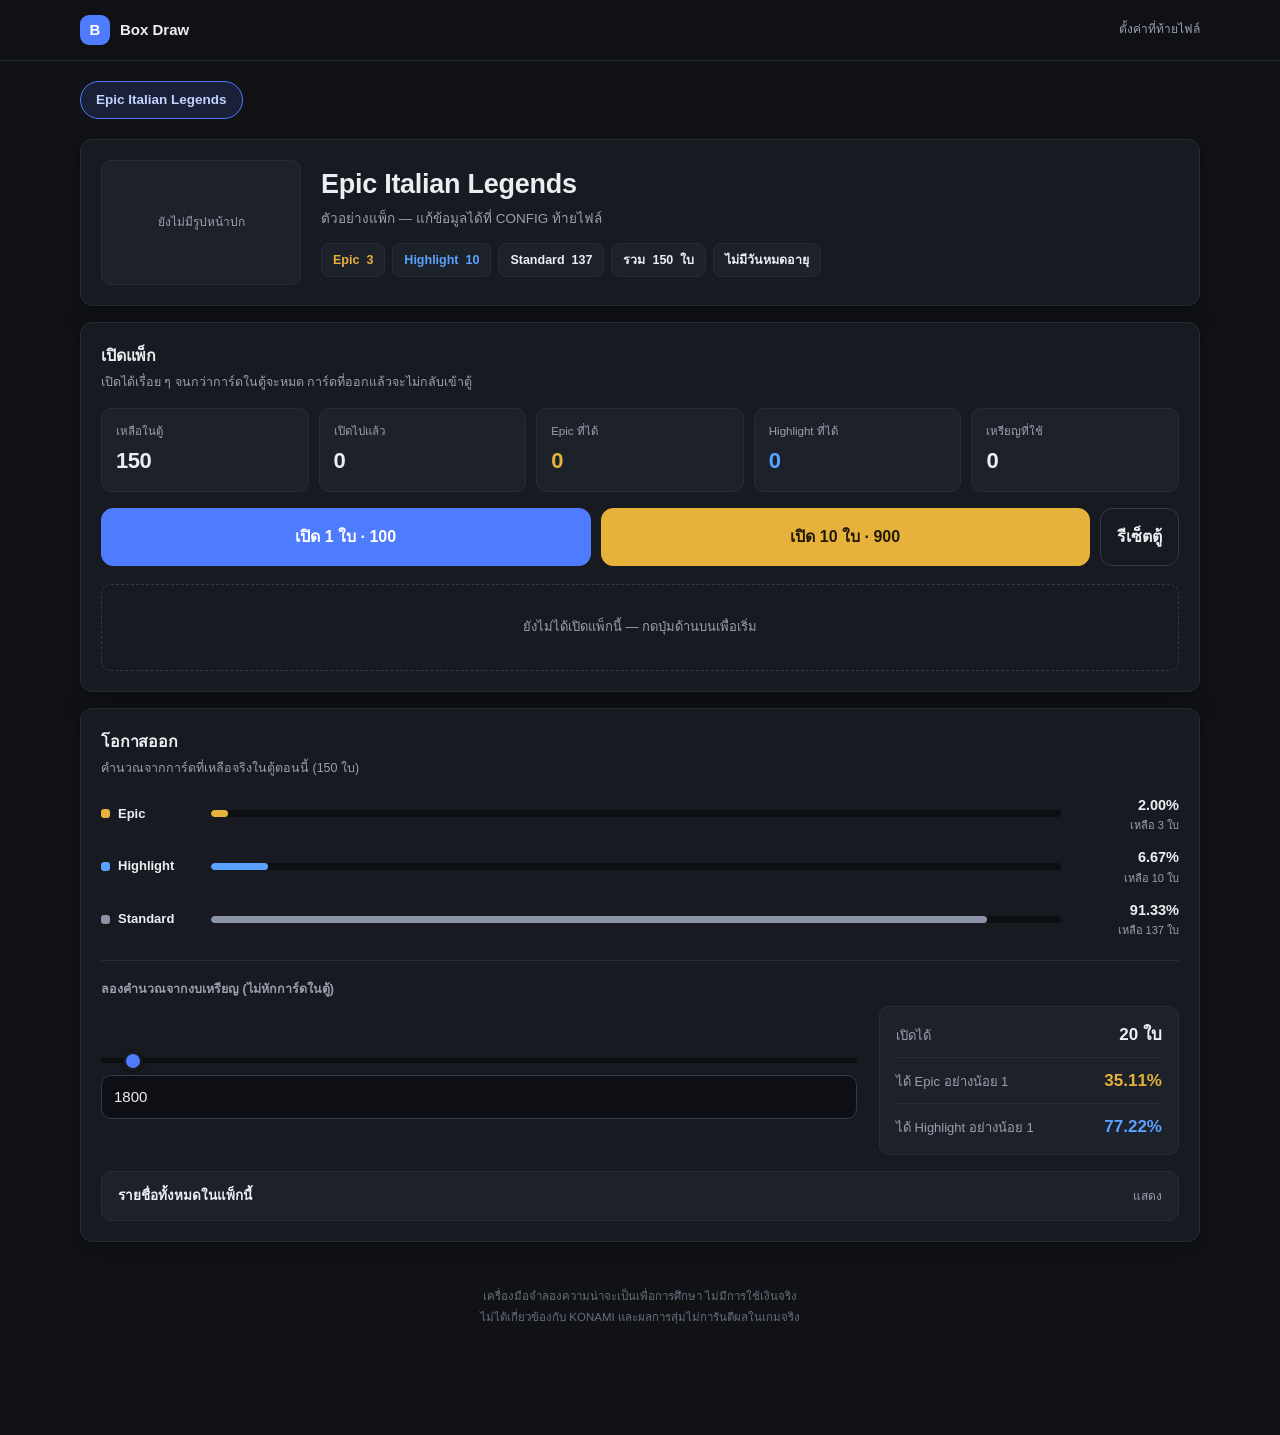
<file: Gg.html>
<!DOCTYPE html>
<html lang="th">
<head>
<meta charset="UTF-8">
<meta name="viewport" content="width=device-width,initial-scale=1">
<meta name="theme-color" content="#101216">
<title>Box Draw — ตัวจำลองการเปิดแพ็ก</title>
<style>
:root{
  --bg:#101216;
  --panel:#171a20;
  --panel-2:#1d212a;
  --line:#272c36;
  --line-2:#333a47;
  --text:#eceef3;
  --muted:#99a0af;
  --accent:#4f7cff;
  --accent-soft:rgba(79,124,255,.14);
  --epic:#e6b23c;
  --highlight:#5aa2ff;
  --standard:#8b93a6;
  --danger:#ff6b6b;
  --ok:#4bd07f;
  --r:12px;
  --shadow:0 1px 2px rgba(0,0,0,.3),0 8px 24px rgba(0,0,0,.22);
}
*{box-sizing:border-box}
html{scroll-behavior:smooth}
body{
  margin:0;
  background:var(--bg);
  color:var(--text);
  font:15px/1.6 "Inter","Noto Sans Thai",-apple-system,BlinkMacSystemFont,"Segoe UI",sans-serif;
  -webkit-font-smoothing:antialiased;
  padding-bottom:88px;
}
img{display:block;max-width:100%}
button,input,textarea,select{font:inherit;color:inherit}
h1,h2,h3{margin:0;font-weight:650;letter-spacing:-.01em}
.wrap{width:min(1120px,calc(100% - 32px));margin:0 auto}
.muted{color:var(--muted)}
.tiny{font-size:12.5px;line-height:1.55}

/* ---------- nav ---------- */
.nav{
  position:sticky;top:0;z-index:40;
  background:rgba(16,18,22,.88);
  backdrop-filter:blur(10px);
  border-bottom:1px solid var(--line);
}
.nav-in{display:flex;align-items:center;justify-content:space-between;gap:16px;height:60px}
.brand{display:flex;align-items:center;gap:10px;font-weight:700;font-size:15px}
.brand i{
  width:30px;height:30px;border-radius:9px;display:grid;place-items:center;
  background:var(--accent);color:#fff;font-style:normal;font-weight:800;font-size:15px;
}

.nav-hint{font-size:12px;color:var(--muted)}

/* ---------- buttons ---------- */
.btn{
  display:inline-flex;align-items:center;justify-content:center;gap:8px;
  min-height:40px;padding:0 16px;border-radius:10px;cursor:pointer;
  background:var(--panel-2);border:1px solid var(--line-2);
  font-size:14px;font-weight:600;text-decoration:none;
  transition:background .14s,border-color .14s,transform .08s;
}
.btn:hover{background:#242935;border-color:#3d4557}
.btn:active{transform:translateY(1px)}
.btn:disabled{opacity:.4;cursor:not-allowed;transform:none}
.btn-primary{background:var(--accent);border-color:var(--accent);color:#fff}
.btn-primary:hover{background:#5d87ff;border-color:#5d87ff}
.btn-gold{background:var(--epic);border-color:var(--epic);color:#231a06}
.btn-gold:hover{background:#eec052;border-color:#eec052}
.btn-ghost{background:transparent;border-color:var(--line-2)}
.btn-danger{background:transparent;border-color:#5a2e33;color:var(--danger)}
.btn-danger:hover{background:#2a1a1d;border-color:#7a3c43}
.btn-sm{min-height:34px;padding:0 12px;font-size:13px;border-radius:9px}
.btn-xl{min-height:58px;font-size:16px;border-radius:12px}
.btn-block{width:100%}

/* ---------- pack tabs ---------- */
.tabs{display:flex;gap:8px;overflow-x:auto;padding:20px 0 4px;scrollbar-width:none}
.tabs::-webkit-scrollbar{display:none}
.tab{
  flex:0 0 auto;min-height:38px;padding:0 15px;border-radius:999px;cursor:pointer;
  background:var(--panel);border:1px solid var(--line);
  font-size:13.5px;font-weight:600;color:var(--muted);white-space:nowrap;
  transition:.14s;
}
.tab:hover{color:var(--text);border-color:var(--line-2)}
.tab.on{background:var(--accent-soft);border-color:var(--accent);color:#c3d3ff}
.tab .dot{display:inline-block;width:6px;height:6px;border-radius:50%;background:var(--danger);margin-left:7px;vertical-align:middle}

/* ---------- panel ---------- */
.panel{
  background:var(--panel);border:1px solid var(--line);
  border-radius:var(--r);padding:20px;margin-top:16px;box-shadow:var(--shadow);
}
.panel-head{display:flex;align-items:flex-start;justify-content:space-between;gap:16px;margin-bottom:16px}
.panel-head h2{font-size:16px}
.panel-head p{margin:3px 0 0;font-size:12.5px;color:var(--muted)}

/* ---------- pack header ---------- */
.pack-head{display:grid;grid-template-columns:200px minmax(0,1fr);gap:20px;align-items:center}
.pack-cover{
  aspect-ratio:16/10;border-radius:10px;overflow:hidden;background:var(--panel-2);
  border:1px solid var(--line);display:grid;place-items:center;color:var(--muted);font-size:12px;
}
.pack-cover img{width:100%;height:100%;object-fit:cover}
.pack-title{font-size:clamp(20px,3.2vw,27px);line-height:1.25}
.pack-desc{margin:6px 0 0;font-size:13.5px;color:var(--muted);max-width:640px}
.chips{display:flex;flex-wrap:wrap;gap:7px;margin-top:13px}
.chip{
  display:inline-flex;align-items:center;gap:7px;
  padding:6px 11px;border-radius:8px;font-size:12.5px;font-weight:600;
  background:var(--panel-2);border:1px solid var(--line);
}
.chip b{font-weight:700}
.chip.epic{color:var(--epic)}
.chip.highlight{color:var(--highlight)}
.chip.time{color:var(--text)}
.chip.expired{color:var(--danger);border-color:#5a2e33;background:#241a1c}

/* ---------- stats ---------- */
.stats{display:grid;grid-template-columns:repeat(auto-fit,minmax(120px,1fr));gap:10px}
.stat{background:var(--panel-2);border:1px solid var(--line);border-radius:10px;padding:13px 14px}
.stat .k{font-size:11.5px;color:var(--muted)}
.stat .v{font-size:22px;font-weight:700;margin-top:3px;letter-spacing:-.02em}

/* ---------- odds ---------- */
.odds{display:grid;gap:12px}
.odd{display:grid;grid-template-columns:96px minmax(60px,1fr) 104px;align-items:center;gap:14px}
.odd-name{display:flex;align-items:center;gap:8px;font-size:13px;font-weight:600}
.sw{width:9px;height:9px;border-radius:3px;background:var(--standard)}
.sw.epic{background:var(--epic)}
.sw.highlight{background:var(--highlight)}
.track{height:7px;border-radius:99px;background:#0c0e12;overflow:hidden}
.track span{display:block;height:100%;border-radius:99px;transition:width .3s ease}
.track .epic{background:var(--epic)}
.track .highlight{background:var(--highlight)}
.track .standard{background:var(--standard)}
.odd-val{text-align:right;font-size:14.5px;font-weight:700;font-variant-numeric:tabular-nums}
.odd-val small{display:block;font-size:11px;font-weight:500;color:var(--muted)}

/* ---------- budget ---------- */
.budget{margin-top:20px;padding-top:18px;border-top:1px solid var(--line)}
.budget-row{display:grid;grid-template-columns:minmax(0,1fr) 300px;gap:22px;align-items:center}
.range{-webkit-appearance:none;width:100%;height:5px;border-radius:99px;background:#0c0e12;outline:none;margin:16px 0 12px}
.range::-webkit-slider-thumb{-webkit-appearance:none;width:20px;height:20px;border-radius:50%;background:var(--accent);border:3px solid var(--panel);cursor:pointer;box-shadow:0 1px 4px rgba(0,0,0,.5)}
.range::-moz-range-thumb{width:16px;height:16px;border-radius:50%;background:var(--accent);border:3px solid var(--panel);cursor:pointer}
.result-line{background:var(--panel-2);border:1px solid var(--line);border-radius:10px;padding:14px 16px}
.result-line .r{display:flex;justify-content:space-between;align-items:baseline;gap:12px;font-size:13px}
.result-line .r + .r{margin-top:9px;padding-top:9px;border-top:1px solid var(--line)}
.result-line b{font-size:17px;font-weight:700;font-variant-numeric:tabular-nums}

/* ---------- inputs ---------- */
label.lb{display:block;font-size:12.5px;font-weight:600;color:var(--muted);margin-bottom:7px}
.inp{
  width:100%;min-height:42px;padding:9px 12px;border-radius:10px;
  background:#0d0f14;border:1px solid var(--line-2);outline:none;transition:.14s;
}
.inp:focus{border-color:var(--accent);box-shadow:0 0 0 3px var(--accent-soft)}
textarea.inp{min-height:76px;resize:vertical;line-height:1.55}
.field + .field{margin-top:14px}
.row{display:grid;gap:14px}
.row-2{grid-template-columns:repeat(2,minmax(0,1fr))}
.row-3{grid-template-columns:repeat(3,minmax(0,1fr))}

/* ---------- draw ---------- */
.draw-actions{display:grid;grid-template-columns:1fr 1fr auto;gap:10px}
.cards{display:grid;grid-template-columns:repeat(auto-fill,minmax(132px,1fr));gap:12px;margin-top:18px}
.pc{
  position:relative;aspect-ratio:3/4;border-radius:10px;overflow:hidden;
  background:var(--panel-2);border:1px solid var(--line);
  animation:pop .28s cubic-bezier(.2,.8,.3,1) both;
}
.pc.epic{border-color:#7a6224}
.pc.highlight{border-color:#2e5party}
.pc.highlight{border-color:#2e5a94}
@keyframes pop{from{opacity:0;transform:translateY(8px) scale(.98)}to{opacity:1;transform:none}}
.pc img{width:100%;height:100%;object-fit:cover}
.pc-ph{
  width:100%;height:100%;display:grid;place-items:center;
  color:#5d6577;font-size:12px;font-weight:700;letter-spacing:.08em;
  background:var(--panel-2);
}
.pc.epic .pc-ph{background:linear-gradient(160deg,#2c2415,var(--panel-2) 60%);color:#8a763c}
.pc.highlight .pc-ph{background:linear-gradient(160deg,#16243c,var(--panel-2) 60%);color:#54739e}
.pc-shade{position:absolute;inset:auto 0 0;height:56%;background:linear-gradient(transparent,rgba(9,11,15,.92))}
.pc-tag{
  position:absolute;top:8px;left:8px;padding:3px 7px;border-radius:6px;
  font-size:10px;font-weight:700;letter-spacing:.05em;
  background:rgba(12,14,18,.82);border:1px solid var(--line-2);color:var(--standard);
}
.pc-tag.epic{color:var(--epic);border-color:#7a6224}
.pc-tag.highlight{color:var(--highlight);border-color:#2e5a94}
.pc-x{position:absolute;top:8px;right:8px;padding:3px 7px;border-radius:6px;background:rgba(12,14,18,.82);border:1px solid var(--line-2);font-size:11px;font-weight:700}
.pc-name{position:absolute;left:10px;right:10px;bottom:9px;font-size:12.5px;font-weight:650;line-height:1.35;overflow:hidden;text-overflow:ellipsis;white-space:nowrap}
.placeholder{
  margin-top:18px;padding:32px 20px;border-radius:10px;text-align:center;
  border:1px dashed var(--line-2);color:var(--muted);font-size:13px;
}

/* ---------- history ---------- */
.hist{margin-top:18px;border:1px solid var(--line);border-radius:10px;overflow:hidden}
.hist-row{display:flex;justify-content:space-between;gap:14px;padding:11px 14px;font-size:12.5px;background:var(--panel-2)}
.hist-row + .hist-row{border-top:1px solid var(--line)}

/* ---------- details ---------- */
details.fold{margin-top:16px;border:1px solid var(--line);border-radius:10px;background:var(--panel-2)}
details.fold > summary{
  list-style:none;cursor:pointer;padding:13px 16px;font-size:13.5px;font-weight:600;
  display:flex;align-items:center;justify-content:space-between;gap:10px;
}
details.fold > summary::-webkit-details-marker{display:none}
details.fold > summary::after{content:"แสดง";font-size:12px;color:var(--muted);font-weight:500}
details.fold[open] > summary::after{content:"ซ่อน"}
.fold-body{padding:0 16px 16px}

/* ---------- mobile draw bar ---------- */
.mbar{
  position:fixed;left:0;right:0;bottom:0;z-index:45;display:none;gap:9px;
  padding:10px 14px calc(10px + env(safe-area-inset-bottom));
  background:rgba(16,18,22,.94);backdrop-filter:blur(10px);border-top:1px solid var(--line);
}
.mbar .btn{flex:1}

/* ---------- toast ---------- */
.toast{
  position:fixed;left:50%;bottom:96px;z-index:80;transform:translate(-50%,16px);
  opacity:0;pointer-events:none;transition:.2s ease;
  max-width:min(460px,calc(100% - 32px));padding:12px 18px;border-radius:10px;
  background:#f2f4f8;color:#14161b;font-size:13.5px;font-weight:650;box-shadow:var(--shadow);
}
.toast.on{opacity:1;transform:translate(-50%,0)}
.toast.err{background:#ffe3e3;color:#7d1d1d}

.foot{margin:44px 0 20px;text-align:center;font-size:11.5px;color:#666d7d;line-height:1.8}
.hidden{display:none!important}

@media(max-width:900px){
  .budget-row{grid-template-columns:1fr}
}
@media(max-width:640px){
  .wrap{width:calc(100% - 24px)}
  .panel{padding:16px}
  .pack-head{grid-template-columns:1fr}
  .pack-cover{aspect-ratio:16/9}
  .odd{grid-template-columns:80px minmax(40px,1fr) 88px;gap:10px}
  .row-2,.row-3{grid-template-columns:1fr}
  .draw-actions{display:none}
  .mbar{display:flex}
  .cards{grid-template-columns:repeat(2,minmax(0,1fr))}
  .up{grid-template-columns:1fr}
  .savebar{margin:16px -16px -16px;padding:12px 16px}
}
</style>
</head>
<body>

<nav class="nav">
  <div class="wrap nav-in">
    <div class="brand"><i>B</i> Box Draw</div>
    <span class="nav-hint">ตั้งค่าที่ท้ายไฟล์</span>
  </div>
</nav>

<main class="wrap">
  <div id="tabs" class="tabs"></div>
  <div id="app"></div>

  <p class="foot">
    เครื่องมือจำลองความน่าจะเป็นเพื่อการศึกษา ไม่มีการใช้เงินจริง<br>
    ไม่ได้เกี่ยวข้องกับ KONAMI และผลการสุ่มไม่การันตีผลในเกมจริง
  </p>
</main>

<div id="mbar" class="mbar"></div>
<div id="toast" class="toast" role="status"></div>

<script>
(() => {
"use strict";

/* ═══════════ helpers ═══════════ */
const $ = id => document.getElementById(id);
const uid = () => (crypto?.randomUUID?.() || "id" + Date.now() + Math.random().toString(36).slice(2));
const cp = v => JSON.parse(JSON.stringify(v));
const esc = v => String(v ?? "").replace(/[&<>"']/g, c => ({"&":"&amp;","<":"&lt;",">":"&gt;",'"':"&quot;","'":"&#39;"}[c]));
const num = v => Number(v) || 0;
const clamp = (v, a, b) => Math.min(b, Math.max(a, v));
const fmt = n => n.toLocaleString("th-TH");
const shuffle = a => { const r = [...a]; for (let i = r.length - 1; i > 0; i--) { const j = Math.random() * (i + 1) | 0; [r[i], r[j]] = [r[j], r[i]]; } return r; };

/* ═══════════ storage / config ═══════════ */
const DB = "boxdraw", STORE = "kv", KEY = "runtime";
let _db;
const db = () => _db ||= new Promise((res, rej) => {
  const r = indexedDB.open(DB, 2);
  r.onupgradeneeded = () => { if (!r.result.objectStoreNames.contains(STORE)) r.result.createObjectStore(STORE); };
  r.onsuccess = () => res(r.result);
  r.onerror = () => rej(r.error);
});
async function load() {
  try {
    const d = await db();
    return await new Promise((res, rej) => {
      const q = d.transaction(STORE, "readonly").objectStore(STORE).get(KEY);
      q.onsuccess = () => res(q.result || null);
      q.onerror = () => rej(q.error);
    });
  } catch { return null; }
}
let saveTimer;
function save() {
  clearTimeout(saveTimer);
  saveTimer = setTimeout(async () => {
    try {
      const d = await db();
      d.transaction(STORE, "readwrite").objectStore(STORE).put(state, KEY);
    } catch { toast("บันทึกสถานะไม่สำเร็จ", true); }
  }, 120);
}

function configToPacks() {
  return (BOX_DRAW_CONFIG.packs || []).map((p, pi) => ({
    id: p.id || `pack-${pi+1}`,
    title: p.title || `แพ็ก ${pi+1}`,
    desc: p.desc || "",
    cover: p.cover || "",
    expiry: p.expiry || "",
    coin1: Math.max(0, num(p.coin1)),
    coin10: Math.max(0, num(p.coin10)),
    stdCount: Math.max(0, Math.floor(num(p.standard?.count))),
    stdImage: p.standard?.image || "",
    epics: (p.epic || []).map((c,i) => ({id:`${p.id||pi}-e-${i}`,name:c.name||`Epic ${i+1}`,image:c.image||""})),
    highs: (p.highlight || []).map((c,i) => ({id:`${p.id||pi}-h-${i}`,name:c.name||`Highlight ${i+1}`,image:c.image||""}))
  }));
}

let state = { packs: [], active: null, draws: {}, budgets: {}, configKey: "" };
const configKey = () => JSON.stringify(BOX_DRAW_CONFIG);
const pack = () => state.packs.find(p => p.id === state.active) || null;
const total = p => p.epics.length + p.highs.length + p.stdCount;
const sig = p => [p.epics.map(c=>c.id).join(),p.highs.map(c=>c.id).join(),p.stdCount].join("|");
function normalize(){
  if(!Array.isArray(state.packs)) state.packs=[];
  state.draws ||= {}; state.budgets ||= {};
  state.packs.forEach(p=>{
    p.coin1=Math.max(0,num(p.coin1)); p.coin10=Math.max(0,num(p.coin10));
    p.stdCount=Math.max(0,Math.floor(num(p.stdCount))); p.stdImage ||= "";
    p.epics=(p.epics||[]).map(c=>({id:c.id||uid(),name:c.name||"Epic",image:c.image||""}));
    p.highs=(p.highs||[]).map(c=>({id:c.id||uid(),name:c.name||"Highlight",image:c.image||""}));
  });
  if(!state.packs.some(p=>p.id===state.active)) state.active=state.packs[0]?.id||null;
}

/* ═══════════ draw state ═══════════ */
function deck(p) {
  const d = [];
  p.epics.forEach(c => d.push({ t: "epic", id: c.id }));
  p.highs.forEach(c => d.push({ t: "highlight", id: c.id }));
  for (let i = 0; i < p.stdCount; i++) d.push({ t: "standard", id: "s" + i });
  return shuffle(d);
}
const fresh = p => ({ left: deck(p), spent: 0, opened: 0, last: [], log: [], sig: sig(p) });
function drawState(p) {
  const d = state.draws[p.id];
  if (!d || d.sig !== sig(p)) return state.draws[p.id] = fresh(p);
  return d;
}
function counts(d) {
  const c = { epic: 0, highlight: 0, standard: 0 };
  d.left.forEach(t => c[t.t]++);
  return c;
}
function resolve(p, tok) {
  if (tok.t === "epic") { const c = p.epics.find(x => x.id === tok.id); return { t: "epic", name: c?.name || "Epic", image: c?.image || "" }; }
  if (tok.t === "highlight") { const c = p.highs.find(x => x.id === tok.id); return { t: "highlight", name: c?.name || "Highlight", image: c?.image || "" }; }
  return { t: "standard", name: "Standard", image: p.stdImage || "" };
}

/* ═══════════ math ═══════════ */
function atLeastOne(k, n, N) {
  k = Math.max(0, k); n = clamp(n, 0, N);
  if (!k || !n || !N) return 0;
  if (n > N - k) return 1;
  let miss = 1;
  for (let i = 0; i < n; i++) miss *= (N - k - i) / (N - i);
  return 1 - miss;
}
function drawsFor(p, coins) {
  coins = Math.max(0, coins);
  const a = Math.max(0, p.coin1), b = Math.max(0, p.coin10);
  if (!a) return 0;
  if (b && b < a * 10) { const k = Math.floor(coins / b); return k * 10 + Math.floor((coins - k * b) / a); }
  return Math.floor(coins / a);
}

/* ═══════════ time ═══════════ */
const expired = p => p.expiry && new Date(p.expiry).getTime() <= Date.now();
function leftText(p) {
  if (!p.expiry) return "ไม่มีวันหมดอายุ";
  const ms = new Date(p.expiry).getTime() - Date.now();
  if (!(ms > 0)) return "หมดเวลาแล้ว";
  const d = ms / 864e5 | 0, h = ms % 864e5 / 36e5 | 0, m = ms % 36e5 / 6e4 | 0, s = ms % 6e4 / 1e3 | 0;
  if (d) return `เหลือ ${d} วัน ${h} ชม.`;
  return `เหลือ ${String(h).padStart(2,"0")}:${String(m).padStart(2,"0")}:${String(s).padStart(2,"0")}`;
}
const dateText = p => p.expiry
  ? new Intl.DateTimeFormat("th-TH", { dateStyle: "medium", timeStyle: "short" }).format(new Date(p.expiry))
  : "";
const localInput = d => {
  const z = n => String(n).padStart(2, "0");
  return `${d.getFullYear()}-${z(d.getMonth()+1)}-${z(d.getDate())}T${z(d.getHours())}:${z(d.getMinutes())}`;
};

/* ═══════════ toast ═══════════ */
let tTimer;
function toast(msg, err) {
  const t = $("toast");
  t.textContent = msg;
  t.className = "toast on" + (err ? " err" : "");
  clearTimeout(tTimer);
  tTimer = setTimeout(() => t.classList.remove("on"), 2400);
}

/* ═══════════ card markup ═══════════ */
function cardHTML(c, i = 0, badge = "") {
  const label = c.t === "epic" ? "EPIC" : c.t === "highlight" ? "HIGHLIGHT" : "STANDARD";
  return `<div class="pc ${c.t}" style="animation-delay:${Math.min(i * 40, 420)}ms">
    ${c.image ? `<img src="${esc(c.image)}" alt="${esc(c.name)}" loading="lazy">` : `<div class="pc-ph">${label}</div>`}
    <div class="pc-shade"></div>
    <span class="pc-tag ${c.t}">${label}</span>${badge}
    <div class="pc-name">${esc(c.name)}</div>
  </div>`;
}

/* ═══════════ render: public ═══════════ */
function renderTabs() {
  $("tabs").innerHTML = state.packs.map(p =>
    `<button class="tab ${p.id === state.active ? "on" : ""}" data-pack="${esc(p.id)}">
      ${esc(p.title)}${expired(p) ? '<i class="dot"></i>' : ""}
    </button>`).join("");
}

function renderApp() {
  renderTabs();
  const p = pack(), app = $("app"), mbar = $("mbar");

  if (!p) {
    app.innerHTML = `<div class="panel"><div class="placeholder">ยังไม่มีแพ็ก — กด “ตั้งค่าแพ็ก” ด้านบนเพื่อสร้างแพ็กแรก</div></div>`;
    mbar.innerHTML = ""; mbar.style.display = "none";
    return;
  }

  const d = drawState(p), c = counts(d), N = d.left.length, all = total(p);
  const ex = expired(p), done = N === 0;
  const budget = state.budgets[p.id] ?? 1800;
  const nDraw = Math.min(drawsFor(p, budget), N);
  const last = d.last.map(t => resolve(p, t));
  const canDraw = !ex && !done;

  app.innerHTML = `
  <!-- pack header -->
  <div class="panel">
    <div class="pack-head">
      <div class="pack-cover">${p.cover ? `<img src="${esc(p.cover)}" alt="">` : "ยังไม่มีรูปหน้าปก"}</div>
      <div>
        <h1 class="pack-title">${esc(p.title)}</h1>
        ${p.desc ? `<p class="pack-desc">${esc(p.desc)}</p>` : ""}
        <div class="chips">
          <span class="chip epic">Epic <b>${p.epics.length}</b></span>
          <span class="chip highlight">Highlight <b>${p.highs.length}</b></span>
          <span class="chip">Standard <b>${fmt(p.stdCount)}</b></span>
          <span class="chip">รวม <b>${fmt(all)}</b> ใบ</span>
          <span class="chip ${ex ? "expired" : "time"}" id="cd">${leftText(p)}</span>
        </div>
        ${p.expiry ? `<p class="tiny muted" style="margin:9px 0 0">หมดเวลา ${esc(dateText(p))}</p>` : ""}
      </div>
    </div>
  </div>

  <!-- draw -->
  <div class="panel">
    <div class="panel-head">
      <div>
        <h2>เปิดแพ็ก</h2>
        <p>${ex ? "แพ็กนี้หมดเวลาแล้ว" : done ? "เปิดครบทุกใบแล้ว กดรีเซ็ตเพื่อเริ่มใหม่" : "เปิดได้เรื่อย ๆ จนกว่าการ์ดในตู้จะหมด การ์ดที่ออกแล้วจะไม่กลับเข้าตู้"}</p>
      </div>
    </div>

    <div class="stats" style="margin-bottom:16px">
      <div class="stat"><div class="k">เหลือในตู้</div><div class="v">${fmt(N)}</div></div>
      <div class="stat"><div class="k">เปิดไปแล้ว</div><div class="v">${fmt(d.opened)}</div></div>
      <div class="stat"><div class="k">Epic ที่ได้</div><div class="v" style="color:var(--epic)">${p.epics.length - c.epic}</div></div>
      <div class="stat"><div class="k">Highlight ที่ได้</div><div class="v" style="color:var(--highlight)">${p.highs.length - c.highlight}</div></div>
      <div class="stat"><div class="k">เหรียญที่ใช้</div><div class="v">${fmt(d.spent)}</div></div>
    </div>

    <div class="draw-actions">
      <button class="btn btn-xl btn-primary" data-act="draw1" ${canDraw ? "" : "disabled"}>เปิด 1 ใบ · ${fmt(p.coin1)}</button>
      <button class="btn btn-xl btn-gold" data-act="draw10" ${canDraw ? "" : "disabled"}>เปิด 10 ใบ · ${fmt(p.coin10)}</button>
      <button class="btn btn-xl btn-ghost" data-act="reset">รีเซ็ตตู้</button>
    </div>

    ${last.length
      ? `<div class="cards">${last.map((x, i) => cardHTML(x, i)).join("")}</div>`
      : `<div class="placeholder">ยังไม่ได้เปิดแพ็กนี้ — กดปุ่มด้านบนเพื่อเริ่ม</div>`}

    ${d.log.length ? `<div class="hist">${d.log.slice(0, 6).map(r =>
      `<div class="hist-row">
        <span>เปิด ${r.n} ใบ · <b style="color:var(--epic)">Epic ${r.e}</b> · <b style="color:var(--highlight)">Highlight ${r.h}</b></span>
        <span class="muted">-${fmt(r.cost)}</span>
      </div>`).join("")}</div>` : ""}
  </div>

  <!-- odds -->
  <div class="panel">
    <div class="panel-head">
      <div>
        <h2>โอกาสออก</h2>
        <p>คำนวณจากการ์ดที่เหลือจริงในตู้ตอนนี้ (${fmt(N)} ใบ)</p>
      </div>
    </div>

    <div class="odds">
      ${oddRow("epic", "Epic", c.epic, N)}
      ${oddRow("highlight", "Highlight", c.highlight, N)}
      ${oddRow("standard", "Standard", c.standard, N)}
    </div>

    <div class="budget">
      <label class="lb" for="bNum">ลองคำนวณจากงบเหรียญ (ไม่หักการ์ดในตู้)</label>
      <div class="budget-row">
        <div>
          <input id="bRange" class="range" type="range" min="0" max="60000" step="100" value="${clamp(budget,0,60000)}">
          <input id="bNum" class="inp" type="number" min="0" step="100" value="${budget}">
        </div>
        <div class="result-line">
          <div class="r"><span class="muted">เปิดได้</span><b id="rN">${fmt(nDraw)} ใบ</b></div>
          <div class="r"><span class="muted">ได้ Epic อย่างน้อย 1</span><b id="rE" style="color:var(--epic)">${(atLeastOne(c.epic,nDraw,N)*100).toFixed(2)}%</b></div>
          <div class="r"><span class="muted">ได้ Highlight อย่างน้อย 1</span><b id="rH" style="color:var(--highlight)">${(atLeastOne(c.highlight,nDraw,N)*100).toFixed(2)}%</b></div>
        </div>
      </div>
    </div>

    <details class="fold">
      <summary>รายชื่อทั้งหมดในแพ็กนี้</summary>
      <div class="fold-body">
        ${p.epics.length ? `<p class="tiny muted" style="margin:0 0 8px">Epic ${p.epics.length} ใบ</p>
          <div class="cards" style="margin-top:0">${p.epics.map((x,i)=>cardHTML({t:"epic",...x},i)).join("")}</div>` : ""}
        ${p.highs.length ? `<p class="tiny muted" style="margin:16px 0 8px">Highlight ${p.highs.length} ใบ</p>
          <div class="cards" style="margin-top:0">${p.highs.map((x,i)=>cardHTML({t:"highlight",...x},i)).join("")}</div>` : ""}
        ${p.stdCount ? `<p class="tiny muted" style="margin:16px 0 8px">Standard ${fmt(p.stdCount)} ใบ (ใช้รูปเดียวกันทั้งหมด)</p>
          <div class="cards" style="margin-top:0;grid-template-columns:repeat(auto-fill,minmax(132px,1fr))">
            ${cardHTML({t:"standard",name:"Standard",image:p.stdImage},0,`<span class="pc-x">×${fmt(p.stdCount)}</span>`)}
          </div>` : ""}
      </div>
    </details>
  </div>`;

  mbar.innerHTML = `
    <button class="btn btn-primary" data-act="draw1" ${canDraw ? "" : "disabled"}>เปิด 1 ใบ</button>
    <button class="btn btn-gold" data-act="draw10" ${canDraw ? "" : "disabled"}>เปิด 10 ใบ</button>
    <button class="btn btn-ghost" data-act="reset">รีเซ็ต</button>`;
  mbar.style.display = "";
}

function oddRow(t, label, k, N) {
  const pct = N ? k / N * 100 : 0;
  return `<div class="odd">
    <div class="odd-name"><i class="sw ${t}"></i>${label}</div>
    <div class="track"><span class="${t}" style="width:${pct}%"></span></div>
    <div class="odd-val">${pct.toFixed(2)}%<small>เหลือ ${fmt(k)} ใบ</small></div>
  </div>`;
}

function updateBudget() {
  const p = pack(); if (!p) return;
  const d = drawState(p), c = counts(d), N = d.left.length;
  const v = Math.max(0, num($("bNum").value));
  state.budgets[p.id] = v;
  $("bRange").value = clamp(v, 0, 60000);
  const n = Math.min(drawsFor(p, v), N);
  $("rN").textContent = fmt(n) + " ใบ";
  $("rE").textContent = (atLeastOne(c.epic, n, N) * 100).toFixed(2) + "%";
  $("rH").textContent = (atLeastOne(c.highlight, n, N) * 100).toFixed(2) + "%";
  save();
}

/* ═══════════ draw action ═══════════ */
function doDraw(n) {
  const p = pack(); if (!p) return;
  if (expired(p)) return toast("แพ็กนี้หมดเวลาแล้ว", true);
  const d = drawState(p);
  if (!d.left.length) return toast("การ์ดในตู้หมดแล้ว", true);

  const take = Math.min(n, d.left.length);
  const cost = (n === 10 && take === 10) ? p.coin10 : take * p.coin1;
  const got = d.left.splice(0, take);
  const e = got.filter(x => x.t === "epic").length;
  const h = got.filter(x => x.t === "highlight").length;

  d.spent += cost; d.opened += take; d.last = got;
  d.log.unshift({ n: take, cost, e, h });
  d.log = d.log.slice(0, 30);

  save(); renderApp();
  document.querySelector(".cards")?.scrollIntoView({ block: "center", behavior: "smooth" });
  toast(e ? `ได้ Epic ${e} ใบ!` : h ? `ได้ Highlight ${h} ใบ` : `เปิดแล้ว ${take} ใบ`);
}

/* ═══════════ events ═══════════ */
document.addEventListener("click", e => {
  const tab=e.target.closest("[data-pack]");
  if(tab){ state.active=tab.dataset.pack; save(); renderApp(); return; }
  const b=e.target.closest("[data-act]"); if(!b) return;
  const a=b.dataset.act;
  if(a==="draw1") doDraw(1);
  if(a==="draw10") doDraw(10);
  if(a==="reset"){
    const p=pack(); if(!p) return;
    if(confirm(`คืนการ์ดทั้งหมดกลับเข้าตู้ "${p.title}" ใช่ไหม`)){
      state.draws[p.id]=fresh(p); save(); renderApp(); toast("รีเซ็ตตู้แล้ว");
    }
  }
});

/* countdown tick */
let wasExpired = null;
setInterval(() => {
  const p = pack(); if (!p) return;
  const ex = expired(p);
  if (ex !== wasExpired) { wasExpired = ex; renderApp(); return; }
  const el = $("cd"); if (el) el.textContent = leftText(p);
}, 1000);

/* ═══════════ init ═══════════ */
async function initApp(){
  const saved=await load();
  const key=configKey();
  const packs=configToPacks();
  if(saved && saved.configKey===key){
    state=saved;
    state.packs=packs;
  }else{
    state={packs,active:packs[0]?.id||null,draws:{},budgets:{},configKey:key};
  }
  normalize();
  state.configKey=key;
  save();
  renderApp();
}
window.addEventListener("boxdraw-config-ready", initApp);

})();
</script>
<script>
/*
╔══════════════════════════════════════════════════════════════╗
║ CONFIG — แก้เฉพาะส่วนนี้เพื่อจัดการแพ็ก                     ║
║ ไม่ต้องมี Admin / Backend UI บนหน้าเว็บอีกต่อไป             ║
╚══════════════════════════════════════════════════════════════╝
- packs       = รายการแพ็กทั้งหมด
- cover       = URL รูปหน้าปก หรือ ""
- image       = URL รูปนักเตะ หรือ ""
- expiry      = "" ถ้าไม่มีวันหมด / ใช้ ISO เช่น 2026-10-01T23:59:00
*/
const BOX_DRAW_CONFIG = {
  appName: "Box Draw",
  defaultBudget: 1800,
  packs: [
    {
      id: "italian-legends",
      title: "Epic Italian Legends",
      desc: "ตัวอย่างแพ็ก — แก้ข้อมูลได้ที่ CONFIG ท้ายไฟล์",
      cover: "",
      expiry: "",
      coin1: 100,
      coin10: 900,
      standard: { count: 137, image: "" },
      epic: [
        { name: "Leonardo Bonucci", image: "" },
        { name: "Giorgio Chiellini", image: "" },
        { name: "Daniele De Rossi", image: "" }
      ],
      highlight: [
        { name: "Eric Dier", image: "" },
        { name: "Fabian Schar", image: "" },
        { name: "Leonardo Spinazzola", image: "" },
        { name: "Joe Gomez", image: "" },
        { name: "Ola Aina", image: "" },
        { name: "Antonio Raillo", image: "" },
        { name: "Pierre Lees Melou", image: "" },
        { name: "Matty Cash", image: "" },
        { name: "Marcos Acuna", image: "" },
        { name: "Kieran Trippier", image: "" }
      ]
    }
  ]
};


// CONFIG ถูกอ่านแล้ว จึงค่อยเริ่มระบบหลัก
window.dispatchEvent(new Event("boxdraw-config-ready"));
</script>
</body>
</html>
</file>
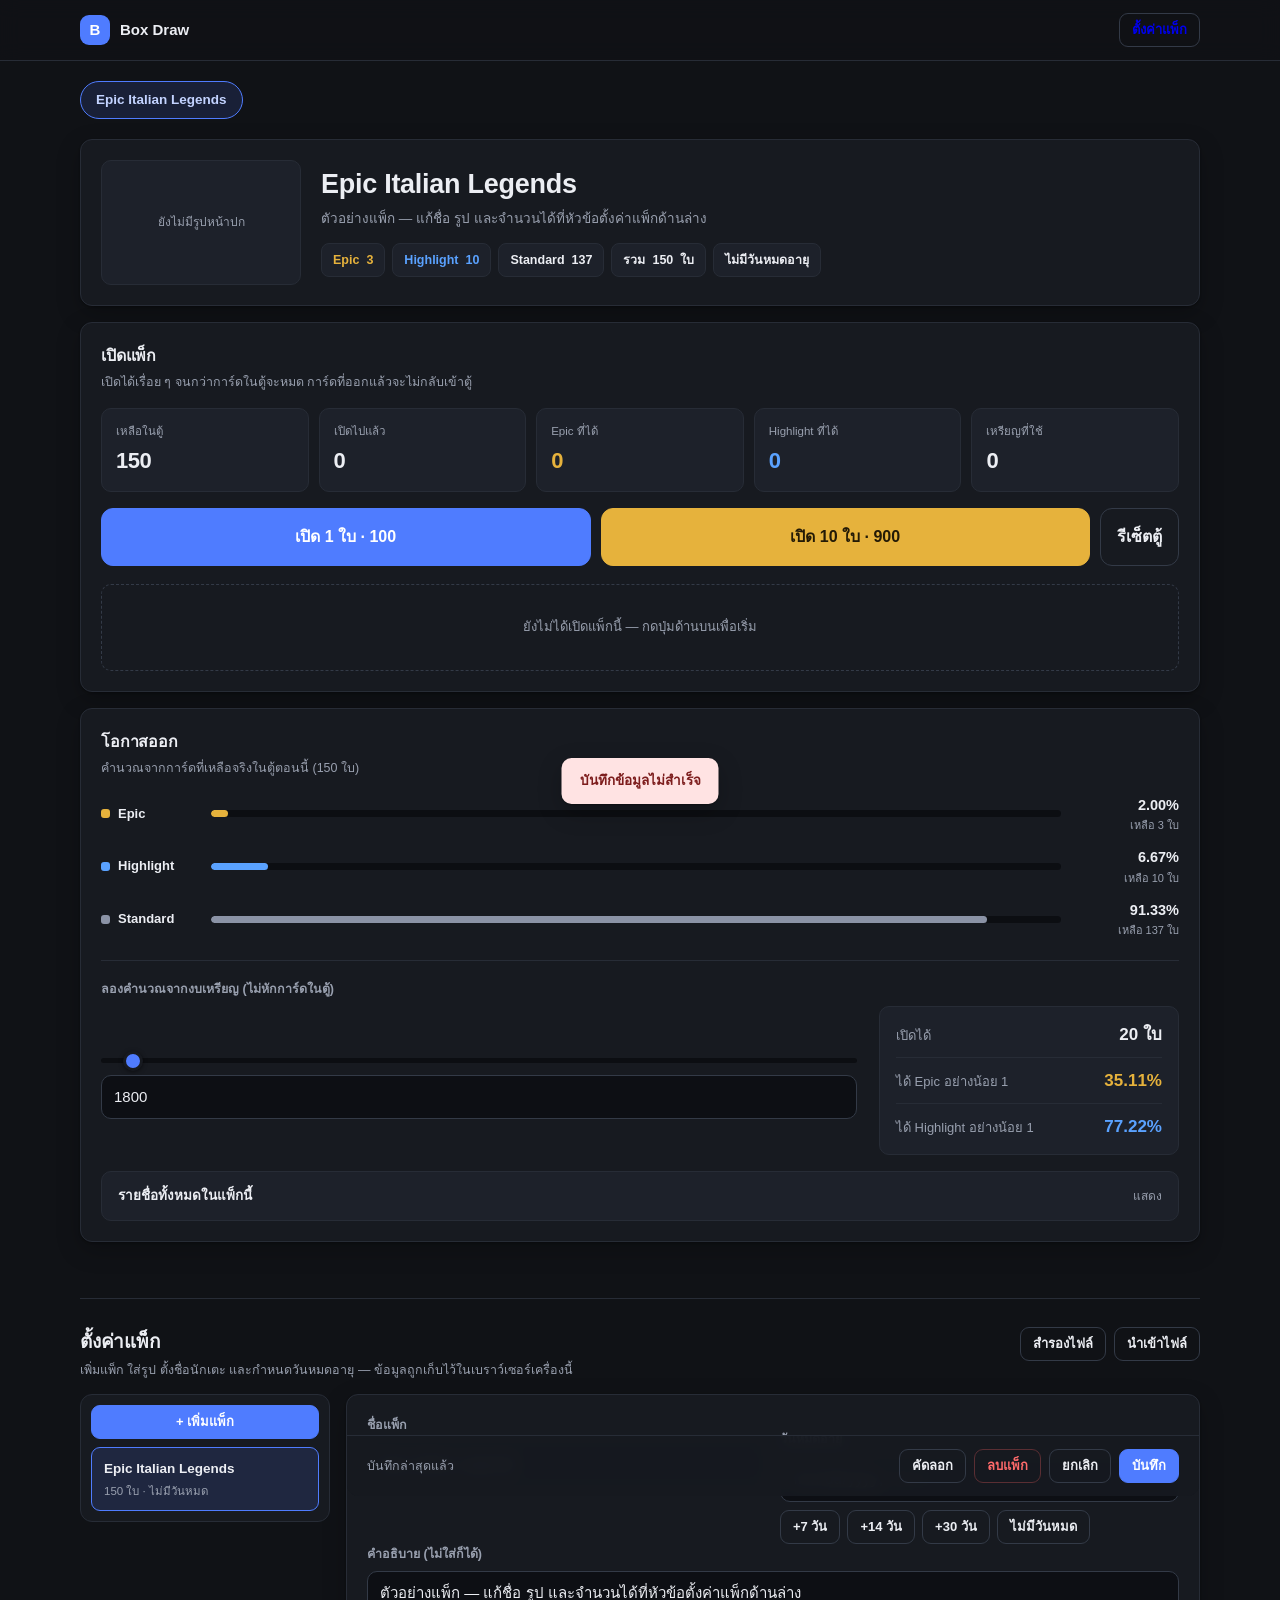
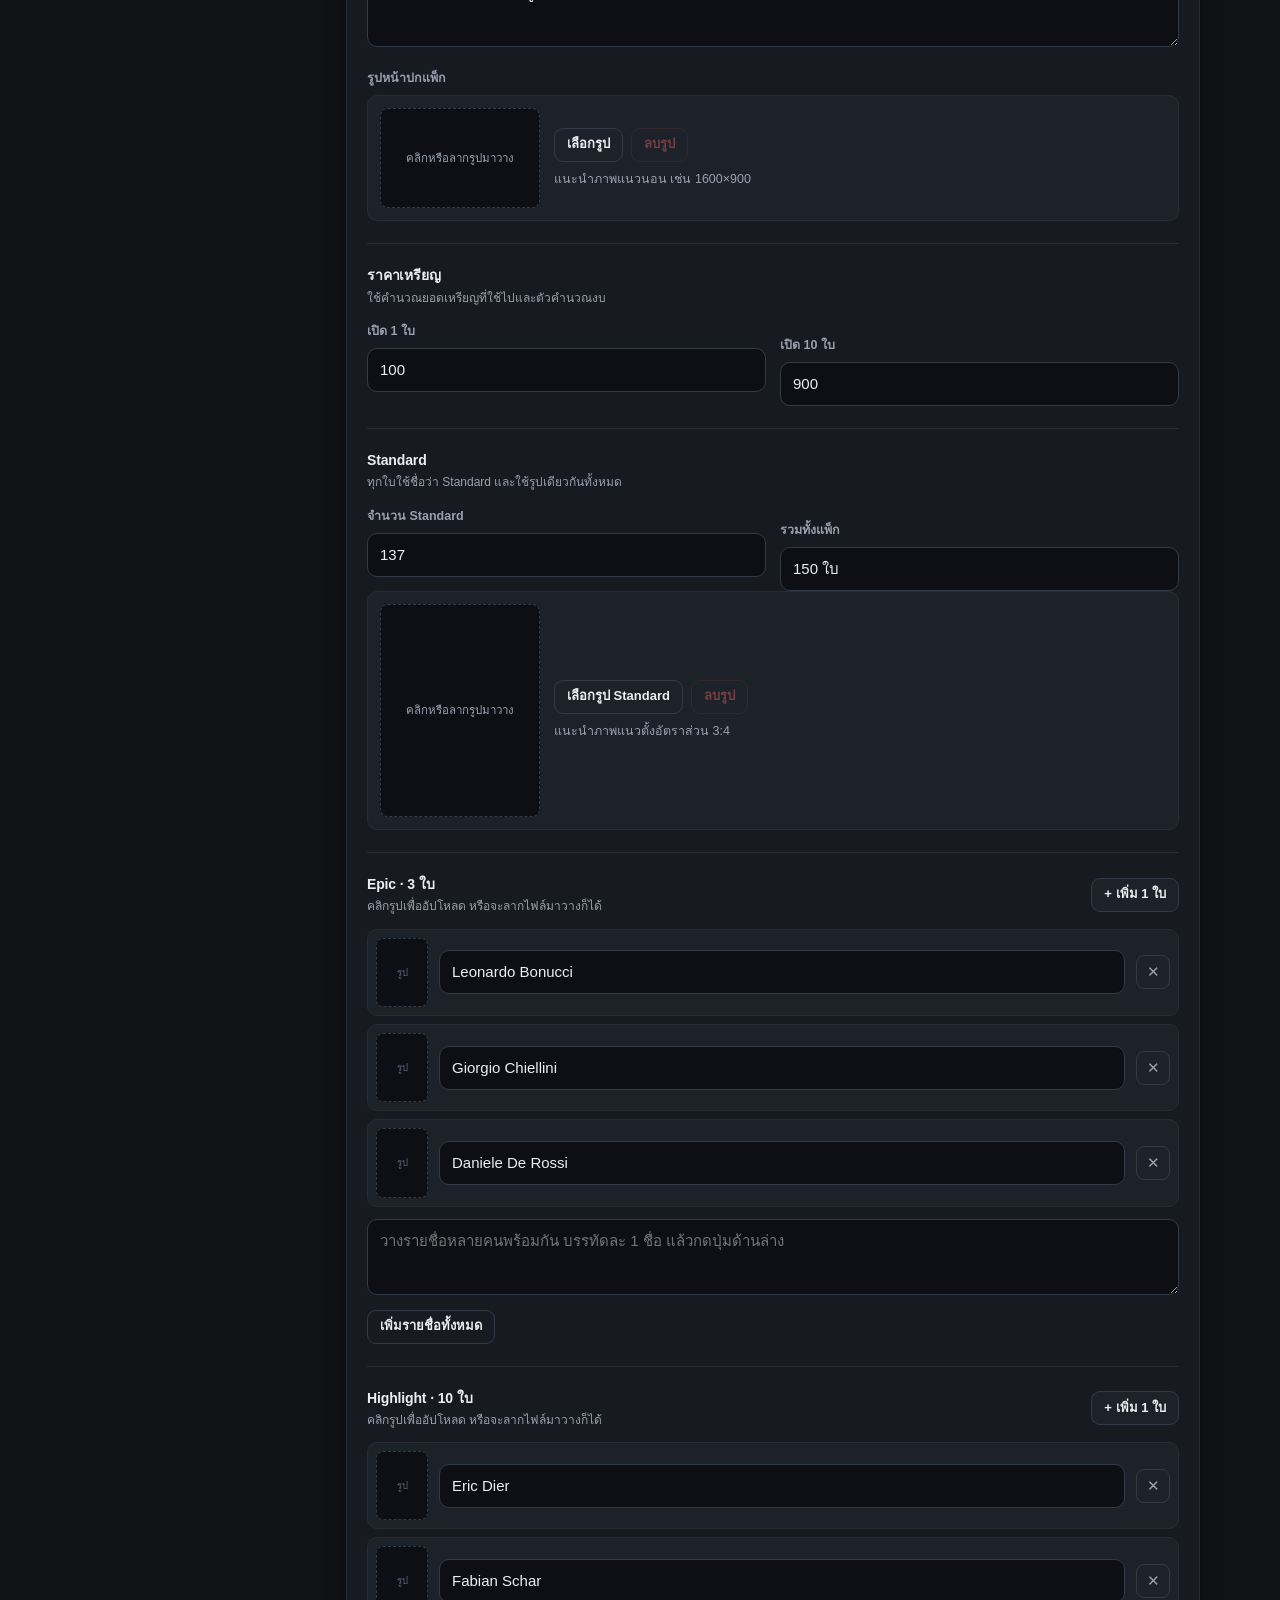
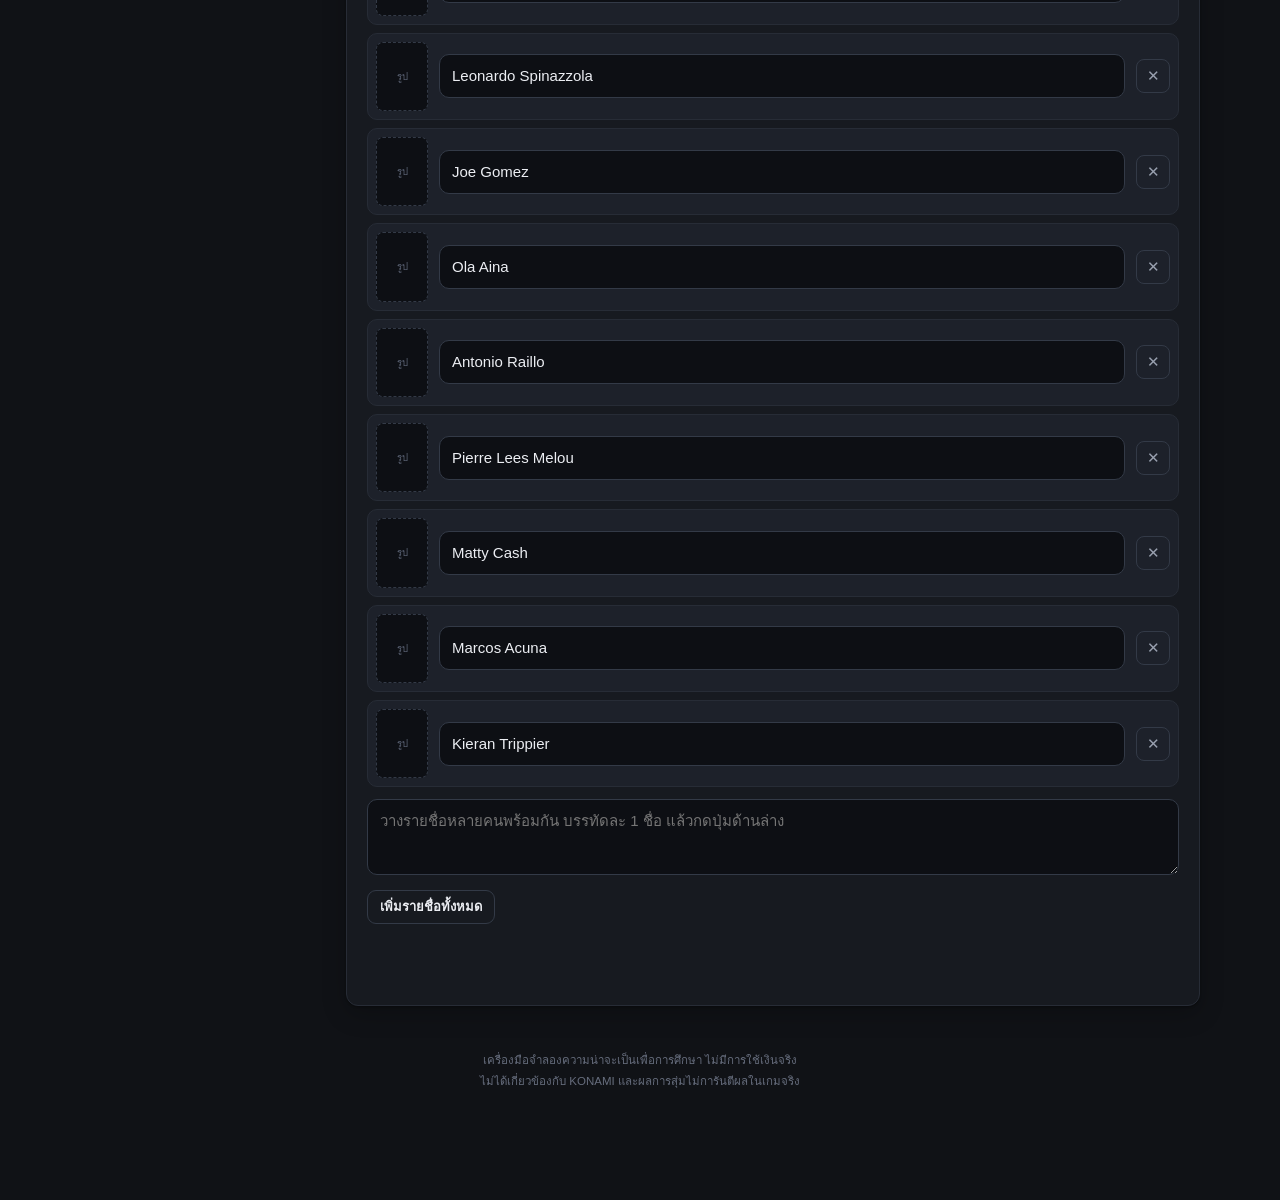
<file: Html.html>
<!DOCTYPE html>
<html lang="th">
<head>
<meta charset="UTF-8">
<meta name="viewport" content="width=device-width,initial-scale=1">
<meta name="theme-color" content="#101216">
<title>Box Draw — ตัวจำลองการเปิดแพ็ก</title>
<style>
:root{
  --bg:#101216;
  --panel:#171a20;
  --panel-2:#1d212a;
  --line:#272c36;
  --line-2:#333a47;
  --text:#eceef3;
  --muted:#99a0af;
  --accent:#4f7cff;
  --accent-soft:rgba(79,124,255,.14);
  --epic:#e6b23c;
  --highlight:#5aa2ff;
  --standard:#8b93a6;
  --danger:#ff6b6b;
  --ok:#4bd07f;
  --r:12px;
  --shadow:0 1px 2px rgba(0,0,0,.3),0 8px 24px rgba(0,0,0,.22);
}
*{box-sizing:border-box}
html{scroll-behavior:smooth}
body{
  margin:0;
  background:var(--bg);
  color:var(--text);
  font:15px/1.6 "Inter","Noto Sans Thai",-apple-system,BlinkMacSystemFont,"Segoe UI",sans-serif;
  -webkit-font-smoothing:antialiased;
  padding-bottom:88px;
}
img{display:block;max-width:100%}
button,input,textarea,select{font:inherit;color:inherit}
h1,h2,h3{margin:0;font-weight:650;letter-spacing:-.01em}
.wrap{width:min(1120px,calc(100% - 32px));margin:0 auto}
.muted{color:var(--muted)}
.tiny{font-size:12.5px;line-height:1.55}

/* ---------- nav ---------- */
.nav{
  position:sticky;top:0;z-index:40;
  background:rgba(16,18,22,.88);
  backdrop-filter:blur(10px);
  border-bottom:1px solid var(--line);
}
.nav-in{display:flex;align-items:center;justify-content:space-between;gap:16px;height:60px}
.brand{display:flex;align-items:center;gap:10px;font-weight:700;font-size:15px}
.brand i{
  width:30px;height:30px;border-radius:9px;display:grid;place-items:center;
  background:var(--accent);color:#fff;font-style:normal;font-weight:800;font-size:15px;
}

/* ---------- buttons ---------- */
.btn{
  display:inline-flex;align-items:center;justify-content:center;gap:8px;
  min-height:40px;padding:0 16px;border-radius:10px;cursor:pointer;
  background:var(--panel-2);border:1px solid var(--line-2);
  font-size:14px;font-weight:600;text-decoration:none;
  transition:background .14s,border-color .14s,transform .08s;
}
.btn:hover{background:#242935;border-color:#3d4557}
.btn:active{transform:translateY(1px)}
.btn:disabled{opacity:.4;cursor:not-allowed;transform:none}
.btn-primary{background:var(--accent);border-color:var(--accent);color:#fff}
.btn-primary:hover{background:#5d87ff;border-color:#5d87ff}
.btn-gold{background:var(--epic);border-color:var(--epic);color:#231a06}
.btn-gold:hover{background:#eec052;border-color:#eec052}
.btn-ghost{background:transparent;border-color:var(--line-2)}
.btn-danger{background:transparent;border-color:#5a2e33;color:var(--danger)}
.btn-danger:hover{background:#2a1a1d;border-color:#7a3c43}
.btn-sm{min-height:34px;padding:0 12px;font-size:13px;border-radius:9px}
.btn-xl{min-height:58px;font-size:16px;border-radius:12px}
.btn-block{width:100%}

/* ---------- pack tabs ---------- */
.tabs{display:flex;gap:8px;overflow-x:auto;padding:20px 0 4px;scrollbar-width:none}
.tabs::-webkit-scrollbar{display:none}
.tab{
  flex:0 0 auto;min-height:38px;padding:0 15px;border-radius:999px;cursor:pointer;
  background:var(--panel);border:1px solid var(--line);
  font-size:13.5px;font-weight:600;color:var(--muted);white-space:nowrap;
  transition:.14s;
}
.tab:hover{color:var(--text);border-color:var(--line-2)}
.tab.on{background:var(--accent-soft);border-color:var(--accent);color:#c3d3ff}
.tab .dot{display:inline-block;width:6px;height:6px;border-radius:50%;background:var(--danger);margin-left:7px;vertical-align:middle}

/* ---------- panel ---------- */
.panel{
  background:var(--panel);border:1px solid var(--line);
  border-radius:var(--r);padding:20px;margin-top:16px;box-shadow:var(--shadow);
}
.panel-head{display:flex;align-items:flex-start;justify-content:space-between;gap:16px;margin-bottom:16px}
.panel-head h2{font-size:16px}
.panel-head p{margin:3px 0 0;font-size:12.5px;color:var(--muted)}

/* ---------- pack header ---------- */
.pack-head{display:grid;grid-template-columns:200px minmax(0,1fr);gap:20px;align-items:center}
.pack-cover{
  aspect-ratio:16/10;border-radius:10px;overflow:hidden;background:var(--panel-2);
  border:1px solid var(--line);display:grid;place-items:center;color:var(--muted);font-size:12px;
}
.pack-cover img{width:100%;height:100%;object-fit:cover}
.pack-title{font-size:clamp(20px,3.2vw,27px);line-height:1.25}
.pack-desc{margin:6px 0 0;font-size:13.5px;color:var(--muted);max-width:640px}
.chips{display:flex;flex-wrap:wrap;gap:7px;margin-top:13px}
.chip{
  display:inline-flex;align-items:center;gap:7px;
  padding:6px 11px;border-radius:8px;font-size:12.5px;font-weight:600;
  background:var(--panel-2);border:1px solid var(--line);
}
.chip b{font-weight:700}
.chip.epic{color:var(--epic)}
.chip.highlight{color:var(--highlight)}
.chip.time{color:var(--text)}
.chip.expired{color:var(--danger);border-color:#5a2e33;background:#241a1c}

/* ---------- stats ---------- */
.stats{display:grid;grid-template-columns:repeat(auto-fit,minmax(120px,1fr));gap:10px}
.stat{background:var(--panel-2);border:1px solid var(--line);border-radius:10px;padding:13px 14px}
.stat .k{font-size:11.5px;color:var(--muted)}
.stat .v{font-size:22px;font-weight:700;margin-top:3px;letter-spacing:-.02em}

/* ---------- odds ---------- */
.odds{display:grid;gap:12px}
.odd{display:grid;grid-template-columns:96px minmax(60px,1fr) 104px;align-items:center;gap:14px}
.odd-name{display:flex;align-items:center;gap:8px;font-size:13px;font-weight:600}
.sw{width:9px;height:9px;border-radius:3px;background:var(--standard)}
.sw.epic{background:var(--epic)}
.sw.highlight{background:var(--highlight)}
.track{height:7px;border-radius:99px;background:#0c0e12;overflow:hidden}
.track span{display:block;height:100%;border-radius:99px;transition:width .3s ease}
.track .epic{background:var(--epic)}
.track .highlight{background:var(--highlight)}
.track .standard{background:var(--standard)}
.odd-val{text-align:right;font-size:14.5px;font-weight:700;font-variant-numeric:tabular-nums}
.odd-val small{display:block;font-size:11px;font-weight:500;color:var(--muted)}

/* ---------- budget ---------- */
.budget{margin-top:20px;padding-top:18px;border-top:1px solid var(--line)}
.budget-row{display:grid;grid-template-columns:minmax(0,1fr) 300px;gap:22px;align-items:center}
.range{-webkit-appearance:none;width:100%;height:5px;border-radius:99px;background:#0c0e12;outline:none;margin:16px 0 12px}
.range::-webkit-slider-thumb{-webkit-appearance:none;width:20px;height:20px;border-radius:50%;background:var(--accent);border:3px solid var(--panel);cursor:pointer;box-shadow:0 1px 4px rgba(0,0,0,.5)}
.range::-moz-range-thumb{width:16px;height:16px;border-radius:50%;background:var(--accent);border:3px solid var(--panel);cursor:pointer}
.result-line{background:var(--panel-2);border:1px solid var(--line);border-radius:10px;padding:14px 16px}
.result-line .r{display:flex;justify-content:space-between;align-items:baseline;gap:12px;font-size:13px}
.result-line .r + .r{margin-top:9px;padding-top:9px;border-top:1px solid var(--line)}
.result-line b{font-size:17px;font-weight:700;font-variant-numeric:tabular-nums}

/* ---------- inputs ---------- */
label.lb{display:block;font-size:12.5px;font-weight:600;color:var(--muted);margin-bottom:7px}
.inp{
  width:100%;min-height:42px;padding:9px 12px;border-radius:10px;
  background:#0d0f14;border:1px solid var(--line-2);outline:none;transition:.14s;
}
.inp:focus{border-color:var(--accent);box-shadow:0 0 0 3px var(--accent-soft)}
textarea.inp{min-height:76px;resize:vertical;line-height:1.55}
.field + .field{margin-top:14px}
.row{display:grid;gap:14px}
.row-2{grid-template-columns:repeat(2,minmax(0,1fr))}
.row-3{grid-template-columns:repeat(3,minmax(0,1fr))}

/* ---------- draw ---------- */
.draw-actions{display:grid;grid-template-columns:1fr 1fr auto;gap:10px}
.cards{display:grid;grid-template-columns:repeat(auto-fill,minmax(132px,1fr));gap:12px;margin-top:18px}
.pc{
  position:relative;aspect-ratio:3/4;border-radius:10px;overflow:hidden;
  background:var(--panel-2);border:1px solid var(--line);
  animation:pop .28s cubic-bezier(.2,.8,.3,1) both;
}
.pc.epic{border-color:#7a6224}
.pc.highlight{border-color:#2e5party}
.pc.highlight{border-color:#2e5a94}
@keyframes pop{from{opacity:0;transform:translateY(8px) scale(.98)}to{opacity:1;transform:none}}
.pc img{width:100%;height:100%;object-fit:cover}
.pc-ph{
  width:100%;height:100%;display:grid;place-items:center;
  color:#5d6577;font-size:12px;font-weight:700;letter-spacing:.08em;
  background:var(--panel-2);
}
.pc.epic .pc-ph{background:linear-gradient(160deg,#2c2415,var(--panel-2) 60%);color:#8a763c}
.pc.highlight .pc-ph{background:linear-gradient(160deg,#16243c,var(--panel-2) 60%);color:#54739e}
.pc-shade{position:absolute;inset:auto 0 0;height:56%;background:linear-gradient(transparent,rgba(9,11,15,.92))}
.pc-tag{
  position:absolute;top:8px;left:8px;padding:3px 7px;border-radius:6px;
  font-size:10px;font-weight:700;letter-spacing:.05em;
  background:rgba(12,14,18,.82);border:1px solid var(--line-2);color:var(--standard);
}
.pc-tag.epic{color:var(--epic);border-color:#7a6224}
.pc-tag.highlight{color:var(--highlight);border-color:#2e5a94}
.pc-x{position:absolute;top:8px;right:8px;padding:3px 7px;border-radius:6px;background:rgba(12,14,18,.82);border:1px solid var(--line-2);font-size:11px;font-weight:700}
.pc-name{position:absolute;left:10px;right:10px;bottom:9px;font-size:12.5px;font-weight:650;line-height:1.35;overflow:hidden;text-overflow:ellipsis;white-space:nowrap}
.placeholder{
  margin-top:18px;padding:32px 20px;border-radius:10px;text-align:center;
  border:1px dashed var(--line-2);color:var(--muted);font-size:13px;
}

/* ---------- history ---------- */
.hist{margin-top:18px;border:1px solid var(--line);border-radius:10px;overflow:hidden}
.hist-row{display:flex;justify-content:space-between;gap:14px;padding:11px 14px;font-size:12.5px;background:var(--panel-2)}
.hist-row + .hist-row{border-top:1px solid var(--line)}

/* ---------- details ---------- */
details.fold{margin-top:16px;border:1px solid var(--line);border-radius:10px;background:var(--panel-2)}
details.fold > summary{
  list-style:none;cursor:pointer;padding:13px 16px;font-size:13.5px;font-weight:600;
  display:flex;align-items:center;justify-content:space-between;gap:10px;
}
details.fold > summary::-webkit-details-marker{display:none}
details.fold > summary::after{content:"แสดง";font-size:12px;color:var(--muted);font-weight:500}
details.fold[open] > summary::after{content:"ซ่อน"}
.fold-body{padding:0 16px 16px}

/* ---------- admin ---------- */
.admin{margin-top:56px;border-top:1px solid var(--line);padding-top:28px}
.admin-grid{display:grid;grid-template-columns:250px minmax(0,1fr);gap:16px;align-items:start}
.pack-list{background:var(--panel);border:1px solid var(--line);border-radius:var(--r);padding:10px;position:sticky;top:76px}
.pl-item{
  width:100%;text-align:left;display:block;padding:10px 12px;border-radius:9px;cursor:pointer;
  background:transparent;border:1px solid transparent;font-size:13.5px;font-weight:600;
}
.pl-item:hover{background:var(--panel-2)}
.pl-item.on{background:var(--accent-soft);border-color:var(--accent)}
.pl-item small{display:block;font-weight:500;color:var(--muted);font-size:11.5px;margin-top:2px}

.up{
  display:grid;grid-template-columns:160px minmax(0,1fr);gap:14px;align-items:center;
  padding:12px;border-radius:10px;background:var(--panel-2);border:1px solid var(--line);
}
.up-prev{
  aspect-ratio:16/10;border-radius:8px;overflow:hidden;background:#0d0f14;
  border:1px dashed var(--line-2);display:grid;place-items:center;
  color:var(--muted);font-size:11.5px;text-align:center;cursor:pointer;transition:.14s;
}
.up-prev.card-ratio{aspect-ratio:3/4}
.up-prev:hover,.up-prev.drag{border-color:var(--accent);background:#141824}
.up-prev img{width:100%;height:100%;object-fit:cover}
.up-acts{display:flex;flex-wrap:wrap;gap:8px;align-items:center}
input[type=file]{display:none}

.plist{display:grid;gap:8px;margin-top:12px}
.prow{
  display:grid;grid-template-columns:52px minmax(0,1fr) auto;gap:11px;align-items:center;
  padding:8px;border-radius:10px;background:var(--panel-2);border:1px solid var(--line);
}
.prow .thumb{
  width:52px;aspect-ratio:3/4;border-radius:7px;overflow:hidden;cursor:pointer;
  background:#0d0f14;border:1px dashed var(--line-2);display:grid;place-items:center;
  color:#5d6577;font-size:9.5px;text-align:center;transition:.14s;
}
.prow .thumb:hover,.prow .thumb.drag{border-color:var(--accent)}
.prow .thumb img{width:100%;height:100%;object-fit:cover}
.prow .inp{min-height:38px}
.icon-btn{
  width:34px;height:34px;display:grid;place-items:center;border-radius:8px;cursor:pointer;
  background:transparent;border:1px solid var(--line-2);color:var(--muted);font-size:15px;
}
.icon-btn:hover{color:var(--danger);border-color:#5a2e33}
.section-sub{display:flex;align-items:center;justify-content:space-between;gap:12px;margin:22px 0 0;padding-top:20px;border-top:1px solid var(--line)}
.section-sub h3{font-size:14px}
.section-sub p{margin:2px 0 0;font-size:12px;color:var(--muted)}

.savebar{
  position:sticky;bottom:0;z-index:20;margin:20px -20px -20px;padding:13px 20px;
  display:flex;align-items:center;justify-content:space-between;gap:12px;
  background:rgba(23,26,32,.95);backdrop-filter:blur(8px);
  border-top:1px solid var(--line);border-radius:0 0 var(--r) var(--r);
}
.dirty{font-size:12.5px;color:var(--epic);font-weight:600}

/* ---------- mobile draw bar ---------- */
.mbar{
  position:fixed;left:0;right:0;bottom:0;z-index:45;display:none;gap:9px;
  padding:10px 14px calc(10px + env(safe-area-inset-bottom));
  background:rgba(16,18,22,.94);backdrop-filter:blur(10px);border-top:1px solid var(--line);
}
.mbar .btn{flex:1}

/* ---------- toast ---------- */
.toast{
  position:fixed;left:50%;bottom:96px;z-index:80;transform:translate(-50%,16px);
  opacity:0;pointer-events:none;transition:.2s ease;
  max-width:min(460px,calc(100% - 32px));padding:12px 18px;border-radius:10px;
  background:#f2f4f8;color:#14161b;font-size:13.5px;font-weight:650;box-shadow:var(--shadow);
}
.toast.on{opacity:1;transform:translate(-50%,0)}
.toast.err{background:#ffe3e3;color:#7d1d1d}

.foot{margin:44px 0 20px;text-align:center;font-size:11.5px;color:#666d7d;line-height:1.8}
.hidden{display:none!important}

@media(max-width:900px){
  .admin-grid{grid-template-columns:1fr}
  .pack-list{position:static;display:flex;gap:8px;overflow-x:auto}
  .pl-item{flex:0 0 auto;min-width:170px}
  .budget-row{grid-template-columns:1fr}
}
@media(max-width:640px){
  .wrap{width:calc(100% - 24px)}
  .panel{padding:16px}
  .pack-head{grid-template-columns:1fr}
  .pack-cover{aspect-ratio:16/9}
  .odd{grid-template-columns:80px minmax(40px,1fr) 88px;gap:10px}
  .row-2,.row-3{grid-template-columns:1fr}
  .draw-actions{display:none}
  .mbar{display:flex}
  .cards{grid-template-columns:repeat(2,minmax(0,1fr))}
  .up{grid-template-columns:1fr}
  .savebar{margin:16px -16px -16px;padding:12px 16px}
}
</style>
</head>
<body>

<nav class="nav">
  <div class="wrap nav-in">
    <div class="brand"><i>B</i> Box Draw</div>
    <a class="btn btn-sm btn-ghost" href="#admin">ตั้งค่าแพ็ก</a>
  </div>
</nav>

<main class="wrap">
  <div id="tabs" class="tabs"></div>
  <div id="app"></div>

  <!-- ============ ADMIN ============ -->
  <section id="admin" class="admin">
    <div class="panel-head" style="margin-bottom:14px">
      <div>
        <h2 style="font-size:19px">ตั้งค่าแพ็ก</h2>
        <p>เพิ่มแพ็ก ใส่รูป ตั้งชื่อนักเตะ และกำหนดวันหมดอายุ — ข้อมูลถูกเก็บไว้ในเบราว์เซอร์เครื่องนี้</p>
      </div>
      <div style="display:flex;gap:8px;flex-wrap:wrap">
        <button class="btn btn-sm btn-ghost" data-act="export">สำรองไฟล์</button>
        <button class="btn btn-sm btn-ghost" data-act="import">นำเข้าไฟล์</button>
        <input id="fileImport" type="file" accept="application/json">
      </div>
    </div>

    <div class="admin-grid">
      <div id="packList" class="pack-list"></div>
      <div id="editor"></div>
    </div>
  </section>

  <p class="foot">
    เครื่องมือจำลองความน่าจะเป็นเพื่อการศึกษา ไม่มีการใช้เงินจริง<br>
    ไม่ได้เกี่ยวข้องกับ KONAMI และผลการสุ่มไม่การันตีผลในเกมจริง
  </p>
</main>

<div id="mbar" class="mbar"></div>
<div id="toast" class="toast" role="status"></div>

<script>
(() => {
"use strict";

/* ═══════════ helpers ═══════════ */
const $ = id => document.getElementById(id);
const uid = () => (crypto?.randomUUID?.() || "id" + Date.now() + Math.random().toString(36).slice(2));
const cp = v => JSON.parse(JSON.stringify(v));
const esc = v => String(v ?? "").replace(/[&<>"']/g, c => ({"&":"&amp;","<":"&lt;",">":"&gt;",'"':"&quot;","'":"&#39;"}[c]));
const num = v => Number(v) || 0;
const clamp = (v, a, b) => Math.min(b, Math.max(a, v));
const fmt = n => n.toLocaleString("th-TH");
const shuffle = a => { const r = [...a]; for (let i = r.length - 1; i > 0; i--) { const j = Math.random() * (i + 1) | 0; [r[i], r[j]] = [r[j], r[i]]; } return r; };

/* ═══════════ storage ═══════════ */
const DB = "boxdraw", STORE = "kv", KEY = "state";
let _db;
const db = () => _db ||= new Promise((res, rej) => {
  const r = indexedDB.open(DB, 1);
  r.onupgradeneeded = () => r.result.createObjectStore(STORE);
  r.onsuccess = () => res(r.result);
  r.onerror = () => rej(r.error);
});
async function load() {
  try {
    const d = await db();
    return await new Promise((res, rej) => {
      const q = d.transaction(STORE, "readonly").objectStore(STORE).get(KEY);
      q.onsuccess = () => res(q.result || null);
      q.onerror = () => rej(q.error);
    });
  } catch { return null; }
}
let saveTimer;
function save() {
  clearTimeout(saveTimer);
  saveTimer = setTimeout(async () => {
    try {
      const d = await db();
      d.transaction(STORE, "readwrite").objectStore(STORE).put(state, KEY);
    } catch { toast("บันทึกข้อมูลไม่สำเร็จ", true); }
  }, 120);
}

/* ═══════════ state ═══════════ */
function blankPack(title = "แพ็กใหม่") {
  return {
    id: uid(), title, desc: "", cover: "", expiry: "",
    coin1: 100, coin10: 900,
    stdCount: 0, stdImage: "",
    epics: [], highs: []
  };
}
function demoPack() {
  const p = blankPack("Epic Italian Legends");
  p.desc = "ตัวอย่างแพ็ก — แก้ชื่อ รูป และจำนวนได้ที่หัวข้อตั้งค่าแพ็กด้านล่าง";
  p.stdCount = 137;
  p.epics = ["Leonardo Bonucci", "Giorgio Chiellini", "Daniele De Rossi"].map(n => ({ id: uid(), name: n, image: "" }));
  p.highs = ["Eric Dier","Fabian Schar","Leonardo Spinazzola","Joe Gomez","Ola Aina","Antonio Raillo","Pierre Lees Melou","Matty Cash","Marcos Acuna","Kieran Trippier"]
    .map(n => ({ id: uid(), name: n, image: "" }));
  return p;
}
let state = { packs: [], active: null, draws: {}, budgets: {} };
let draft = null, draftNew = false, dirty = false, lastSig = "";

const pack = () => state.packs.find(p => p.id === state.active) || null;
const total = p => p.epics.length + p.highs.length + p.stdCount;
const sig = p => [p.epics.map(c => c.id).join(), p.highs.map(c => c.id).join(), p.stdCount].join("|");

function normalize() {
  if (!Array.isArray(state.packs)) state.packs = [];
  state.draws ||= {}; state.budgets ||= {};
  state.packs.forEach(p => {
    p.id ||= uid(); p.title ||= "แพ็ก"; p.desc ||= ""; p.cover ||= ""; p.expiry ||= "";
    p.coin1 = Math.max(0, num(p.coin1)); p.coin10 = Math.max(0, num(p.coin10));
    p.stdCount = Math.max(0, Math.floor(num(p.stdCount))); p.stdImage ||= "";
    p.epics = (p.epics || []).map(c => ({ id: c.id || uid(), name: c.name || "Epic", image: c.image || "" }));
    p.highs = (p.highs || []).map(c => ({ id: c.id || uid(), name: c.name || "Highlight", image: c.image || "" }));
  });
  if (!state.packs.some(p => p.id === state.active)) state.active = state.packs[0]?.id || null;
}

/* ═══════════ draw state ═══════════ */
function deck(p) {
  const d = [];
  p.epics.forEach(c => d.push({ t: "epic", id: c.id }));
  p.highs.forEach(c => d.push({ t: "highlight", id: c.id }));
  for (let i = 0; i < p.stdCount; i++) d.push({ t: "standard", id: "s" + i });
  return shuffle(d);
}
const fresh = p => ({ left: deck(p), spent: 0, opened: 0, last: [], log: [], sig: sig(p) });
function drawState(p) {
  const d = state.draws[p.id];
  if (!d || d.sig !== sig(p)) return state.draws[p.id] = fresh(p);
  return d;
}
function counts(d) {
  const c = { epic: 0, highlight: 0, standard: 0 };
  d.left.forEach(t => c[t.t]++);
  return c;
}
function resolve(p, tok) {
  if (tok.t === "epic") { const c = p.epics.find(x => x.id === tok.id); return { t: "epic", name: c?.name || "Epic", image: c?.image || "" }; }
  if (tok.t === "highlight") { const c = p.highs.find(x => x.id === tok.id); return { t: "highlight", name: c?.name || "Highlight", image: c?.image || "" }; }
  return { t: "standard", name: "Standard", image: p.stdImage || "" };
}

/* ═══════════ math ═══════════ */
function atLeastOne(k, n, N) {
  k = Math.max(0, k); n = clamp(n, 0, N);
  if (!k || !n || !N) return 0;
  if (n > N - k) return 1;
  let miss = 1;
  for (let i = 0; i < n; i++) miss *= (N - k - i) / (N - i);
  return 1 - miss;
}
function drawsFor(p, coins) {
  coins = Math.max(0, coins);
  const a = Math.max(0, p.coin1), b = Math.max(0, p.coin10);
  if (!a) return 0;
  if (b && b < a * 10) { const k = Math.floor(coins / b); return k * 10 + Math.floor((coins - k * b) / a); }
  return Math.floor(coins / a);
}

/* ═══════════ time ═══════════ */
const expired = p => p.expiry && new Date(p.expiry).getTime() <= Date.now();
function leftText(p) {
  if (!p.expiry) return "ไม่มีวันหมดอายุ";
  const ms = new Date(p.expiry).getTime() - Date.now();
  if (!(ms > 0)) return "หมดเวลาแล้ว";
  const d = ms / 864e5 | 0, h = ms % 864e5 / 36e5 | 0, m = ms % 36e5 / 6e4 | 0, s = ms % 6e4 / 1e3 | 0;
  if (d) return `เหลือ ${d} วัน ${h} ชม.`;
  return `เหลือ ${String(h).padStart(2,"0")}:${String(m).padStart(2,"0")}:${String(s).padStart(2,"0")}`;
}
const dateText = p => p.expiry
  ? new Intl.DateTimeFormat("th-TH", { dateStyle: "medium", timeStyle: "short" }).format(new Date(p.expiry))
  : "";
const localInput = d => {
  const z = n => String(n).padStart(2, "0");
  return `${d.getFullYear()}-${z(d.getMonth()+1)}-${z(d.getDate())}T${z(d.getHours())}:${z(d.getMinutes())}`;
};

/* ═══════════ toast ═══════════ */
let tTimer;
function toast(msg, err) {
  const t = $("toast");
  t.textContent = msg;
  t.className = "toast on" + (err ? " err" : "");
  clearTimeout(tTimer);
  tTimer = setTimeout(() => t.classList.remove("on"), 2400);
}

/* ═══════════ images ═══════════ */
async function toImage(file, max) {
  if (!file?.type?.startsWith("image/")) throw new Error("ไฟล์นี้ไม่ใช่รูปภาพ");
  if (file.size > 15e6) throw new Error("ไฟล์ใหญ่เกิน 15 MB");
  const url = await new Promise((res, rej) => { const r = new FileReader(); r.onload = () => res(r.result); r.onerror = () => rej(r.error); r.readAsDataURL(file); });
  const img = await new Promise((res, rej) => { const i = new Image(); i.onload = () => res(i); i.onerror = rej; i.src = url; });
  const k = Math.min(1, max / Math.max(img.width, img.height));
  const c = document.createElement("canvas");
  c.width = Math.round(img.width * k); c.height = Math.round(img.height * k);
  const x = c.getContext("2d"); x.imageSmoothingQuality = "high";
  x.drawImage(img, 0, 0, c.width, c.height);
  return c.toDataURL("image/webp", .85);
}
async function applyImage(file, target, tier, index) {
  try {
    const img = await toImage(file, target === "cover" ? 1400 : 800);
    if (target === "cover") draft.cover = img;
    else if (target === "std") draft.stdImage = img;
    else draft[tier][index].image = img;
    markDirty(); renderEditor();
    toast("ใส่รูปแล้ว");
  } catch (e) { toast(e.message || "อ่านรูปไม่สำเร็จ", true); }
}

/* ═══════════ card markup ═══════════ */
function cardHTML(c, i = 0, badge = "") {
  const label = c.t === "epic" ? "EPIC" : c.t === "highlight" ? "HIGHLIGHT" : "STANDARD";
  return `<div class="pc ${c.t}" style="animation-delay:${Math.min(i * 40, 420)}ms">
    ${c.image ? `<img src="${esc(c.image)}" alt="${esc(c.name)}" loading="lazy">` : `<div class="pc-ph">${label}</div>`}
    <div class="pc-shade"></div>
    <span class="pc-tag ${c.t}">${label}</span>${badge}
    <div class="pc-name">${esc(c.name)}</div>
  </div>`;
}

/* ═══════════ render: public ═══════════ */
function renderTabs() {
  $("tabs").innerHTML = state.packs.map(p =>
    `<button class="tab ${p.id === state.active ? "on" : ""}" data-pack="${esc(p.id)}">
      ${esc(p.title)}${expired(p) ? '<i class="dot"></i>' : ""}
    </button>`).join("");
}

function renderApp() {
  renderTabs();
  const p = pack(), app = $("app"), mbar = $("mbar");

  if (!p) {
    app.innerHTML = `<div class="panel"><div class="placeholder">ยังไม่มีแพ็ก — กด “ตั้งค่าแพ็ก” ด้านบนเพื่อสร้างแพ็กแรก</div></div>`;
    mbar.innerHTML = ""; mbar.style.display = "none";
    return;
  }

  const d = drawState(p), c = counts(d), N = d.left.length, all = total(p);
  const ex = expired(p), done = N === 0;
  const budget = state.budgets[p.id] ?? 1800;
  const nDraw = Math.min(drawsFor(p, budget), N);
  const last = d.last.map(t => resolve(p, t));
  const canDraw = !ex && !done;

  app.innerHTML = `
  <!-- pack header -->
  <div class="panel">
    <div class="pack-head">
      <div class="pack-cover">${p.cover ? `<img src="${esc(p.cover)}" alt="">` : "ยังไม่มีรูปหน้าปก"}</div>
      <div>
        <h1 class="pack-title">${esc(p.title)}</h1>
        ${p.desc ? `<p class="pack-desc">${esc(p.desc)}</p>` : ""}
        <div class="chips">
          <span class="chip epic">Epic <b>${p.epics.length}</b></span>
          <span class="chip highlight">Highlight <b>${p.highs.length}</b></span>
          <span class="chip">Standard <b>${fmt(p.stdCount)}</b></span>
          <span class="chip">รวม <b>${fmt(all)}</b> ใบ</span>
          <span class="chip ${ex ? "expired" : "time"}" id="cd">${leftText(p)}</span>
        </div>
        ${p.expiry ? `<p class="tiny muted" style="margin:9px 0 0">หมดเวลา ${esc(dateText(p))}</p>` : ""}
      </div>
    </div>
  </div>

  <!-- draw -->
  <div class="panel">
    <div class="panel-head">
      <div>
        <h2>เปิดแพ็ก</h2>
        <p>${ex ? "แพ็กนี้หมดเวลาแล้ว" : done ? "เปิดครบทุกใบแล้ว กดรีเซ็ตเพื่อเริ่มใหม่" : "เปิดได้เรื่อย ๆ จนกว่าการ์ดในตู้จะหมด การ์ดที่ออกแล้วจะไม่กลับเข้าตู้"}</p>
      </div>
    </div>

    <div class="stats" style="margin-bottom:16px">
      <div class="stat"><div class="k">เหลือในตู้</div><div class="v">${fmt(N)}</div></div>
      <div class="stat"><div class="k">เปิดไปแล้ว</div><div class="v">${fmt(d.opened)}</div></div>
      <div class="stat"><div class="k">Epic ที่ได้</div><div class="v" style="color:var(--epic)">${p.epics.length - c.epic}</div></div>
      <div class="stat"><div class="k">Highlight ที่ได้</div><div class="v" style="color:var(--highlight)">${p.highs.length - c.highlight}</div></div>
      <div class="stat"><div class="k">เหรียญที่ใช้</div><div class="v">${fmt(d.spent)}</div></div>
    </div>

    <div class="draw-actions">
      <button class="btn btn-xl btn-primary" data-act="draw1" ${canDraw ? "" : "disabled"}>เปิด 1 ใบ · ${fmt(p.coin1)}</button>
      <button class="btn btn-xl btn-gold" data-act="draw10" ${canDraw ? "" : "disabled"}>เปิด 10 ใบ · ${fmt(p.coin10)}</button>
      <button class="btn btn-xl btn-ghost" data-act="reset">รีเซ็ตตู้</button>
    </div>

    ${last.length
      ? `<div class="cards">${last.map((x, i) => cardHTML(x, i)).join("")}</div>`
      : `<div class="placeholder">ยังไม่ได้เปิดแพ็กนี้ — กดปุ่มด้านบนเพื่อเริ่ม</div>`}

    ${d.log.length ? `<div class="hist">${d.log.slice(0, 6).map(r =>
      `<div class="hist-row">
        <span>เปิด ${r.n} ใบ · <b style="color:var(--epic)">Epic ${r.e}</b> · <b style="color:var(--highlight)">Highlight ${r.h}</b></span>
        <span class="muted">-${fmt(r.cost)}</span>
      </div>`).join("")}</div>` : ""}
  </div>

  <!-- odds -->
  <div class="panel">
    <div class="panel-head">
      <div>
        <h2>โอกาสออก</h2>
        <p>คำนวณจากการ์ดที่เหลือจริงในตู้ตอนนี้ (${fmt(N)} ใบ)</p>
      </div>
    </div>

    <div class="odds">
      ${oddRow("epic", "Epic", c.epic, N)}
      ${oddRow("highlight", "Highlight", c.highlight, N)}
      ${oddRow("standard", "Standard", c.standard, N)}
    </div>

    <div class="budget">
      <label class="lb" for="bNum">ลองคำนวณจากงบเหรียญ (ไม่หักการ์ดในตู้)</label>
      <div class="budget-row">
        <div>
          <input id="bRange" class="range" type="range" min="0" max="60000" step="100" value="${clamp(budget,0,60000)}">
          <input id="bNum" class="inp" type="number" min="0" step="100" value="${budget}">
        </div>
        <div class="result-line">
          <div class="r"><span class="muted">เปิดได้</span><b id="rN">${fmt(nDraw)} ใบ</b></div>
          <div class="r"><span class="muted">ได้ Epic อย่างน้อย 1</span><b id="rE" style="color:var(--epic)">${(atLeastOne(c.epic,nDraw,N)*100).toFixed(2)}%</b></div>
          <div class="r"><span class="muted">ได้ Highlight อย่างน้อย 1</span><b id="rH" style="color:var(--highlight)">${(atLeastOne(c.highlight,nDraw,N)*100).toFixed(2)}%</b></div>
        </div>
      </div>
    </div>

    <details class="fold">
      <summary>รายชื่อทั้งหมดในแพ็กนี้</summary>
      <div class="fold-body">
        ${p.epics.length ? `<p class="tiny muted" style="margin:0 0 8px">Epic ${p.epics.length} ใบ</p>
          <div class="cards" style="margin-top:0">${p.epics.map((x,i)=>cardHTML({t:"epic",...x},i)).join("")}</div>` : ""}
        ${p.highs.length ? `<p class="tiny muted" style="margin:16px 0 8px">Highlight ${p.highs.length} ใบ</p>
          <div class="cards" style="margin-top:0">${p.highs.map((x,i)=>cardHTML({t:"highlight",...x},i)).join("")}</div>` : ""}
        ${p.stdCount ? `<p class="tiny muted" style="margin:16px 0 8px">Standard ${fmt(p.stdCount)} ใบ (ใช้รูปเดียวกันทั้งหมด)</p>
          <div class="cards" style="margin-top:0;grid-template-columns:repeat(auto-fill,minmax(132px,1fr))">
            ${cardHTML({t:"standard",name:"Standard",image:p.stdImage},0,`<span class="pc-x">×${fmt(p.stdCount)}</span>`)}
          </div>` : ""}
      </div>
    </details>
  </div>`;

  mbar.innerHTML = `
    <button class="btn btn-primary" data-act="draw1" ${canDraw ? "" : "disabled"}>เปิด 1 ใบ</button>
    <button class="btn btn-gold" data-act="draw10" ${canDraw ? "" : "disabled"}>เปิด 10 ใบ</button>
    <button class="btn btn-ghost" data-act="reset">รีเซ็ต</button>`;
  mbar.style.display = "";
}

function oddRow(t, label, k, N) {
  const pct = N ? k / N * 100 : 0;
  return `<div class="odd">
    <div class="odd-name"><i class="sw ${t}"></i>${label}</div>
    <div class="track"><span class="${t}" style="width:${pct}%"></span></div>
    <div class="odd-val">${pct.toFixed(2)}%<small>เหลือ ${fmt(k)} ใบ</small></div>
  </div>`;
}

function updateBudget() {
  const p = pack(); if (!p) return;
  const d = drawState(p), c = counts(d), N = d.left.length;
  const v = Math.max(0, num($("bNum").value));
  state.budgets[p.id] = v;
  $("bRange").value = clamp(v, 0, 60000);
  const n = Math.min(drawsFor(p, v), N);
  $("rN").textContent = fmt(n) + " ใบ";
  $("rE").textContent = (atLeastOne(c.epic, n, N) * 100).toFixed(2) + "%";
  $("rH").textContent = (atLeastOne(c.highlight, n, N) * 100).toFixed(2) + "%";
  save();
}

/* ═══════════ draw action ═══════════ */
function doDraw(n) {
  const p = pack(); if (!p) return;
  if (expired(p)) return toast("แพ็กนี้หมดเวลาแล้ว", true);
  const d = drawState(p);
  if (!d.left.length) return toast("การ์ดในตู้หมดแล้ว", true);

  const take = Math.min(n, d.left.length);
  const cost = (n === 10 && take === 10) ? p.coin10 : take * p.coin1;
  const got = d.left.splice(0, take);
  const e = got.filter(x => x.t === "epic").length;
  const h = got.filter(x => x.t === "highlight").length;

  d.spent += cost; d.opened += take; d.last = got;
  d.log.unshift({ n: take, cost, e, h });
  d.log = d.log.slice(0, 30);

  save(); renderApp();
  document.querySelector(".cards")?.scrollIntoView({ block: "center", behavior: "smooth" });
  toast(e ? `ได้ Epic ${e} ใบ!` : h ? `ได้ Highlight ${h} ใบ` : `เปิดแล้ว ${take} ใบ`);
}

/* ═══════════ render: admin ═══════════ */
function renderList() {
  $("packList").innerHTML =
    `<button class="btn btn-sm btn-primary btn-block" data-act="new" style="margin-bottom:8px">+ เพิ่มแพ็ก</button>` +
    (state.packs.length
      ? state.packs.map(p => `<button class="pl-item ${draft && !draftNew && draft.id === p.id ? "on" : ""}" data-edit="${esc(p.id)}">
          ${esc(p.title)}<small>${fmt(total(p))} ใบ · ${p.expiry ? (expired(p) ? "หมดเวลา" : "มีกำหนด") : "ไม่มีวันหมด"}</small>
        </button>`).join("")
      : `<p class="tiny muted" style="padding:10px 12px;margin:0">ยังไม่มีแพ็ก</p>`);
}

function tierBlock(tier, label) {
  const list = draft[tier];
  return `
  <div class="section-sub">
    <div><h3>${label} · ${list.length} ใบ</h3><p>คลิกรูปเพื่ออัปโหลด หรือจะลากไฟล์มาวางก็ได้</p></div>
    <button class="btn btn-sm" data-act="add" data-tier="${tier}">+ เพิ่ม 1 ใบ</button>
  </div>
  <div class="plist">
    ${list.length ? list.map((c, i) => `
      <div class="prow">
        <div class="thumb" data-drop="${tier}" data-i="${i}">${c.image ? `<img src="${esc(c.image)}">` : "รูป"}</div>
        <input class="inp" type="text" value="${esc(c.name)}" placeholder="ชื่อนักเตะ" data-name="${tier}" data-i="${i}">
        <button class="icon-btn" data-act="del" data-tier="${tier}" data-i="${i}" title="ลบ">✕</button>
      </div>`).join("")
      : `<p class="tiny muted" style="margin:0">ยังไม่มีรายชื่อ</p>`}
  </div>
  <div class="field" style="margin-top:12px">
    <textarea class="inp" data-bulk="${tier}" placeholder="วางรายชื่อหลายคนพร้อมกัน บรรทัดละ 1 ชื่อ แล้วกดปุ่มด้านล่าง"></textarea>
    <button class="btn btn-sm btn-ghost" data-act="bulk" data-tier="${tier}" style="margin-top:8px">เพิ่มรายชื่อทั้งหมด</button>
  </div>`;
}

function renderEditor() {
  renderList();
  const box = $("editor");

  if (!draft) {
    box.innerHTML = `<div class="panel"><div class="placeholder">เลือกแพ็กทางซ้าย หรือกด “+ เพิ่มแพ็ก” เพื่อสร้างใหม่</div></div>`;
    return;
  }

  box.innerHTML = `
  <div class="panel" style="margin-top:0">
    <div class="row row-2">
      <div class="field"><label class="lb">ชื่อแพ็ก</label>
        <input class="inp" type="text" value="${esc(draft.title)}" data-f="title" placeholder="เช่น Epic Italian Legends"></div>
      <div class="field"><label class="lb">วันหมดอายุ</label>
        <input class="inp" type="datetime-local" value="${esc(draft.expiry)}" data-f="expiry">
        <div style="display:flex;gap:7px;margin-top:8px;flex-wrap:wrap">
          <button class="btn btn-sm btn-ghost" data-act="exp" data-days="7">+7 วัน</button>
          <button class="btn btn-sm btn-ghost" data-act="exp" data-days="14">+14 วัน</button>
          <button class="btn btn-sm btn-ghost" data-act="exp" data-days="30">+30 วัน</button>
          <button class="btn btn-sm btn-ghost" data-act="exp" data-days="0">ไม่มีวันหมด</button>
        </div>
      </div>
    </div>

    <div class="field"><label class="lb">คำอธิบาย (ไม่ใส่ก็ได้)</label>
      <textarea class="inp" data-f="desc" placeholder="ข้อความสั้น ๆ ใต้ชื่อแพ็ก">${esc(draft.desc)}</textarea></div>

    <div class="field"><label class="lb">รูปหน้าปกแพ็ก</label>
      <div class="up">
        <div class="up-prev" data-drop="cover">${draft.cover ? `<img src="${esc(draft.cover)}">` : "คลิกหรือลากรูปมาวาง"}</div>
        <div class="up-acts">
          <button class="btn btn-sm" data-act="pick" data-target="cover">เลือกรูป</button>
          <button class="btn btn-sm btn-danger" data-act="rmimg" data-target="cover" ${draft.cover ? "" : "disabled"}>ลบรูป</button>
          <p class="tiny muted" style="width:100%;margin:0">แนะนำภาพแนวนอน เช่น 1600×900</p>
        </div>
      </div>
    </div>

    <div class="section-sub"><div><h3>ราคาเหรียญ</h3><p>ใช้คำนวณยอดเหรียญที่ใช้ไปและตัวคำนวณงบ</p></div></div>
    <div class="row row-2" style="margin-top:13px">
      <div class="field"><label class="lb">เปิด 1 ใบ</label><input class="inp" type="number" min="0" value="${draft.coin1}" data-f="coin1"></div>
      <div class="field"><label class="lb">เปิด 10 ใบ</label><input class="inp" type="number" min="0" value="${draft.coin10}" data-f="coin10"></div>
    </div>

    <div class="section-sub"><div><h3>Standard</h3><p>ทุกใบใช้ชื่อว่า Standard และใช้รูปเดียวกันทั้งหมด</p></div></div>
    <div class="row row-2" style="margin-top:13px">
      <div class="field"><label class="lb">จำนวน Standard</label>
        <input class="inp" type="number" min="0" value="${draft.stdCount}" data-f="stdCount"></div>
      <div class="field"><label class="lb">รวมทั้งแพ็ก</label>
        <input class="inp" type="text" id="sumAll" value="${fmt(total(draft))} ใบ" readonly></div>
    </div>
    <div class="field">
      <div class="up">
        <div class="up-prev card-ratio" data-drop="std">${draft.stdImage ? `<img src="${esc(draft.stdImage)}">` : "คลิกหรือลากรูปมาวาง"}</div>
        <div class="up-acts">
          <button class="btn btn-sm" data-act="pick" data-target="std">เลือกรูป Standard</button>
          <button class="btn btn-sm btn-danger" data-act="rmimg" data-target="std" ${draft.stdImage ? "" : "disabled"}>ลบรูป</button>
          <p class="tiny muted" style="width:100%;margin:0">แนะนำภาพแนวตั้งอัตราส่วน 3:4</p>
        </div>
      </div>
    </div>

    ${tierBlock("epics", "Epic")}
    ${tierBlock("highs", "Highlight")}

    <div class="savebar">
      <span class="dirty ${dirty ? "" : "hidden"}">ยังไม่ได้บันทึก</span>
      <span class="tiny muted ${dirty ? "hidden" : ""}">บันทึกล่าสุดแล้ว</span>
      <span style="display:flex;gap:8px">
        ${draftNew ? "" : `<button class="btn btn-sm btn-ghost" data-act="dup">คัดลอก</button>
        <button class="btn btn-sm btn-danger" data-act="delpack">ลบแพ็ก</button>`}
        <button class="btn btn-sm btn-ghost" data-act="cancel">ยกเลิก</button>
        <button class="btn btn-sm btn-primary" data-act="savepack">${draftNew ? "สร้างแพ็ก" : "บันทึก"}</button>
      </span>
    </div>
  </div>`;
}

function markDirty() {
  dirty = true;
  document.querySelector(".dirty")?.classList.remove("hidden");
  document.querySelector(".savebar .tiny")?.classList.add("hidden");
}
function editPack(id) {
  const p = state.packs.find(x => x.id === id);
  draft = p ? cp(p) : null; draftNew = false; dirty = false; lastSig = p ? sig(p) : "";
  renderEditor();
}
function savePack() {
  if (!draft) return;
  draft.title = (draft.title || "").trim() || "แพ็กไม่มีชื่อ";
  draft.desc = (draft.desc || "").trim();
  draft.coin1 = Math.max(0, Math.floor(num(draft.coin1)));
  draft.coin10 = Math.max(0, Math.floor(num(draft.coin10)));
  draft.stdCount = Math.max(0, Math.floor(num(draft.stdCount)));
  draft.epics.forEach((c, i) => c.name = (c.name || "").trim() || `Epic ${i + 1}`);
  draft.highs.forEach((c, i) => c.name = (c.name || "").trim() || `Highlight ${i + 1}`);

  const i = state.packs.findIndex(p => p.id === draft.id);
  if (i >= 0) state.packs[i] = cp(draft); else state.packs.push(cp(draft));

  const changed = sig(draft) !== lastSig;
  state.active = draft.id;
  state.budgets[draft.id] ??= 1800;
  draftNew = false; dirty = false; lastSig = sig(draft);

  save(); renderApp(); editPack(draft.id);
  toast(changed ? "บันทึกแล้ว — ตู้ของแพ็กนี้ถูกเริ่มใหม่" : "บันทึกแล้ว");
}

/* ═══════════ backup ═══════════ */
function exportJSON() {
  const b = new Blob([JSON.stringify(state, null, 2)], { type: "application/json" });
  const u = URL.createObjectURL(b), a = document.createElement("a");
  a.href = u; a.download = "box-draw-backup.json"; a.click();
  setTimeout(() => URL.revokeObjectURL(u), 800);
  toast("ดาวน์โหลดไฟล์สำรองแล้ว");
}
async function importJSON(file) {
  try {
    const d = JSON.parse(await file.text());
    if (!d || !Array.isArray(d.packs)) throw 0;
    state = d; normalize(); save();
    renderApp(); editPack(state.active);
    toast("นำเข้าข้อมูลแล้ว");
  } catch { toast("ไฟล์ไม่ถูกต้อง", true); }
}

/* ═══════════ events ═══════════ */
let pickTarget = null, pickTier = null, pickIndex = null;
const filePick = document.createElement("input");
filePick.type = "file"; filePick.accept = "image/*";
filePick.addEventListener("change", () => {
  if (filePick.files[0]) applyImage(filePick.files[0], pickTarget, pickTier, pickIndex);
  filePick.value = "";
});
function openPicker(target, tier, index) {
  pickTarget = target; pickTier = tier; pickIndex = index;
  filePick.click();
}

document.addEventListener("click", e => {
  const tab = e.target.closest("[data-pack]");
  if (tab) { state.active = tab.dataset.pack; save(); renderApp(); return; }

  const edit = e.target.closest("[data-edit]");
  if (edit) { editPack(edit.dataset.edit); return; }

  const drop = e.target.closest("[data-drop]");
  if (drop) {
    const k = drop.dataset.drop;
    openPicker(k === "cover" ? "cover" : k === "std" ? "std" : "card", k, num(drop.dataset.i));
    return;
  }

  const b = e.target.closest("[data-act]");
  if (!b) return;
  const a = b.dataset.act;

  if (a === "draw1") doDraw(1);
  if (a === "draw10") doDraw(10);

  if (a === "reset") {
    const p = pack(); if (!p) return;
    if (confirm(`คืนการ์ดทั้งหมดกลับเข้าตู้ "${p.title}" ใช่ไหม`)) {
      state.draws[p.id] = fresh(p); save(); renderApp(); toast("รีเซ็ตตู้แล้ว");
    }
  }

  if (a === "new") { draft = blankPack(); draftNew = true; dirty = true; lastSig = ""; renderEditor(); $("editor").scrollIntoView({ behavior: "smooth", block: "start" }); }

  if (a === "dup") {
    const c = cp(draft); c.id = uid(); c.title += " (คัดลอก)";
    c.epics.forEach(x => x.id = uid()); c.highs.forEach(x => x.id = uid());
    draft = c; draftNew = true; dirty = true; lastSig = "";
    renderEditor(); toast("คัดลอกแล้ว กดบันทึกเพื่อเพิ่มแพ็ก");
  }

  if (a === "delpack") {
    if (!confirm(`ลบแพ็ก "${draft.title}" ใช่ไหม`)) return;
    state.packs = state.packs.filter(p => p.id !== draft.id);
    delete state.draws[draft.id]; delete state.budgets[draft.id];
    if (state.active === draft.id) state.active = state.packs[0]?.id || null;
    save(); renderApp(); editPack(state.active); toast("ลบแพ็กแล้ว");
  }

  if (a === "cancel") { draftNew ? (draft = null, renderEditor()) : editPack(draft.id); }
  if (a === "savepack") savePack();

  if (a === "exp") {
    const d = num(b.dataset.days);
    draft.expiry = d ? localInput(new Date(Date.now() + d * 864e5)) : "";
    markDirty(); renderEditor();
  }

  if (a === "pick") openPicker(b.dataset.target);
  if (a === "rmimg") {
    b.dataset.target === "cover" ? draft.cover = "" : draft.stdImage = "";
    markDirty(); renderEditor();
  }

  if (a === "add") {
    const t = b.dataset.tier;
    draft[t].push({ id: uid(), name: `${t === "epics" ? "Epic" : "Highlight"} ${draft[t].length + 1}`, image: "" });
    markDirty(); renderEditor();
  }

  if (a === "del") {
    draft[b.dataset.tier].splice(num(b.dataset.i), 1);
    markDirty(); renderEditor();
  }

  if (a === "bulk") {
    const t = b.dataset.tier;
    const ta = document.querySelector(`[data-bulk="${t}"]`);
    const names = ta.value.split("\n").map(s => s.trim()).filter(Boolean);
    if (!names.length) return toast("ยังไม่ได้ใส่รายชื่อ", true);
    names.forEach(n => draft[t].push({ id: uid(), name: n, image: "" }));
    ta.value = ""; markDirty(); renderEditor();
    toast(`เพิ่ม ${names.length} รายชื่อแล้ว`);
  }

  if (a === "export") exportJSON();
  if (a === "import") $("fileImport").click();
});

document.addEventListener("input", e => {
  const t = e.target;
  if (t.id === "bRange") { $("bNum").value = t.value; updateBudget(); return; }
  if (t.id === "bNum") { updateBudget(); return; }

  if (t.dataset.f && draft) {
    const f = t.dataset.f;
    draft[f] = ["coin1", "coin10", "stdCount"].includes(f) ? Math.max(0, num(t.value)) : t.value;
    if (f === "stdCount" && $("sumAll")) $("sumAll").value = fmt(total(draft)) + " ใบ";
    markDirty(); return;
  }
  if (t.dataset.name && draft) {
    draft[t.dataset.name][num(t.dataset.i)].name = t.value;
    markDirty();
  }
});

$("fileImport").addEventListener("change", e => {
  if (e.target.files[0]) importJSON(e.target.files[0]);
  e.target.value = "";
});

/* drag & drop images */
document.addEventListener("dragover", e => {
  const z = e.target.closest("[data-drop]");
  if (!z) return;
  e.preventDefault(); z.classList.add("drag");
});
document.addEventListener("dragleave", e => e.target.closest("[data-drop]")?.classList.remove("drag"));
document.addEventListener("drop", e => {
  const z = e.target.closest("[data-drop]");
  if (!z) return;
  e.preventDefault(); z.classList.remove("drag");
  const f = e.dataTransfer.files[0];
  if (!f) return;
  const k = z.dataset.drop;
  applyImage(f, k === "cover" ? "cover" : k === "std" ? "std" : "card", k, num(z.dataset.i));
});

/* countdown tick */
let wasExpired = null;
setInterval(() => {
  const p = pack(); if (!p) return;
  const ex = expired(p);
  if (ex !== wasExpired) { wasExpired = ex; renderApp(); return; }
  const el = $("cd"); if (el) el.textContent = leftText(p);
}, 1000);

/* ═══════════ init ═══════════ */
(async () => {
  const saved = await load();
  if (saved) state = saved;
  if (!state.packs?.length) { const p = demoPack(); state = { packs: [p], active: p.id, draws: {}, budgets: { [p.id]: 1800 } }; }
  normalize(); save();
  renderApp();
  editPack(state.active);
})();
})();
</script>
</body>
</html>
</file>
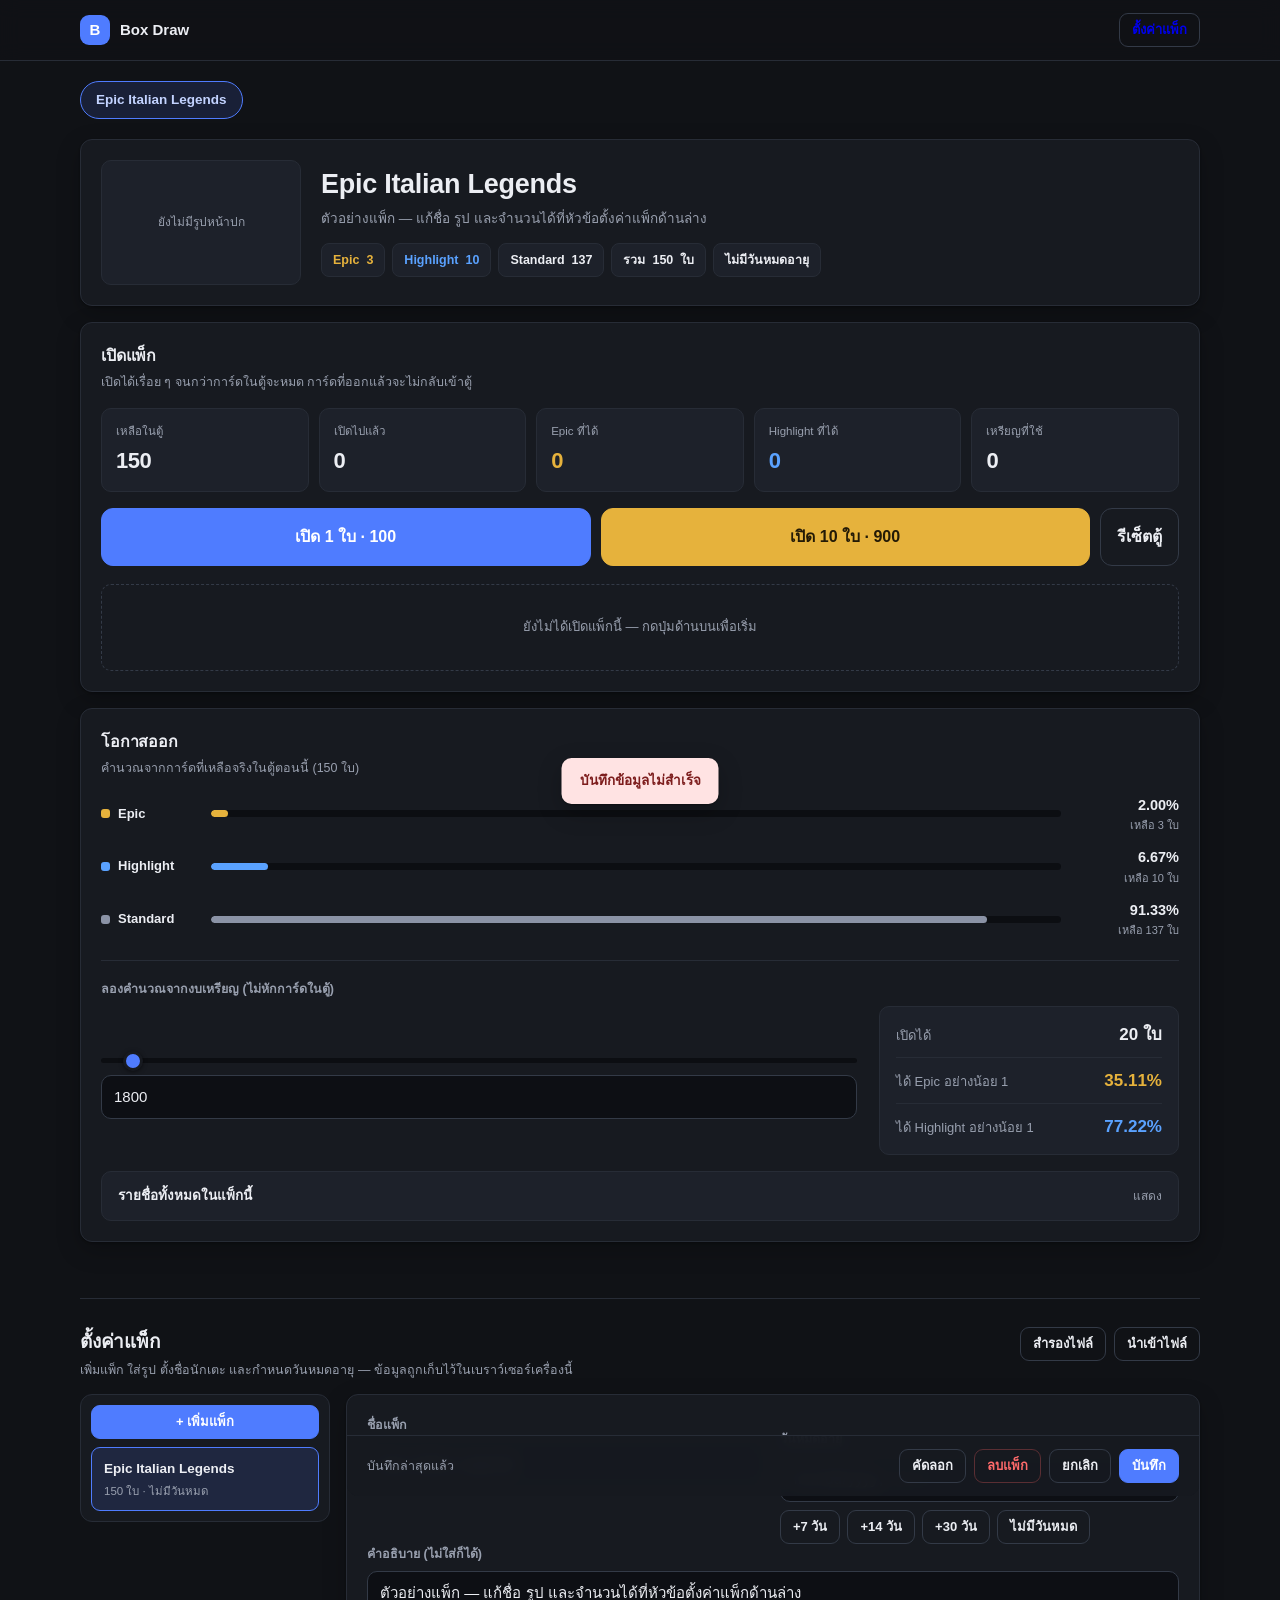
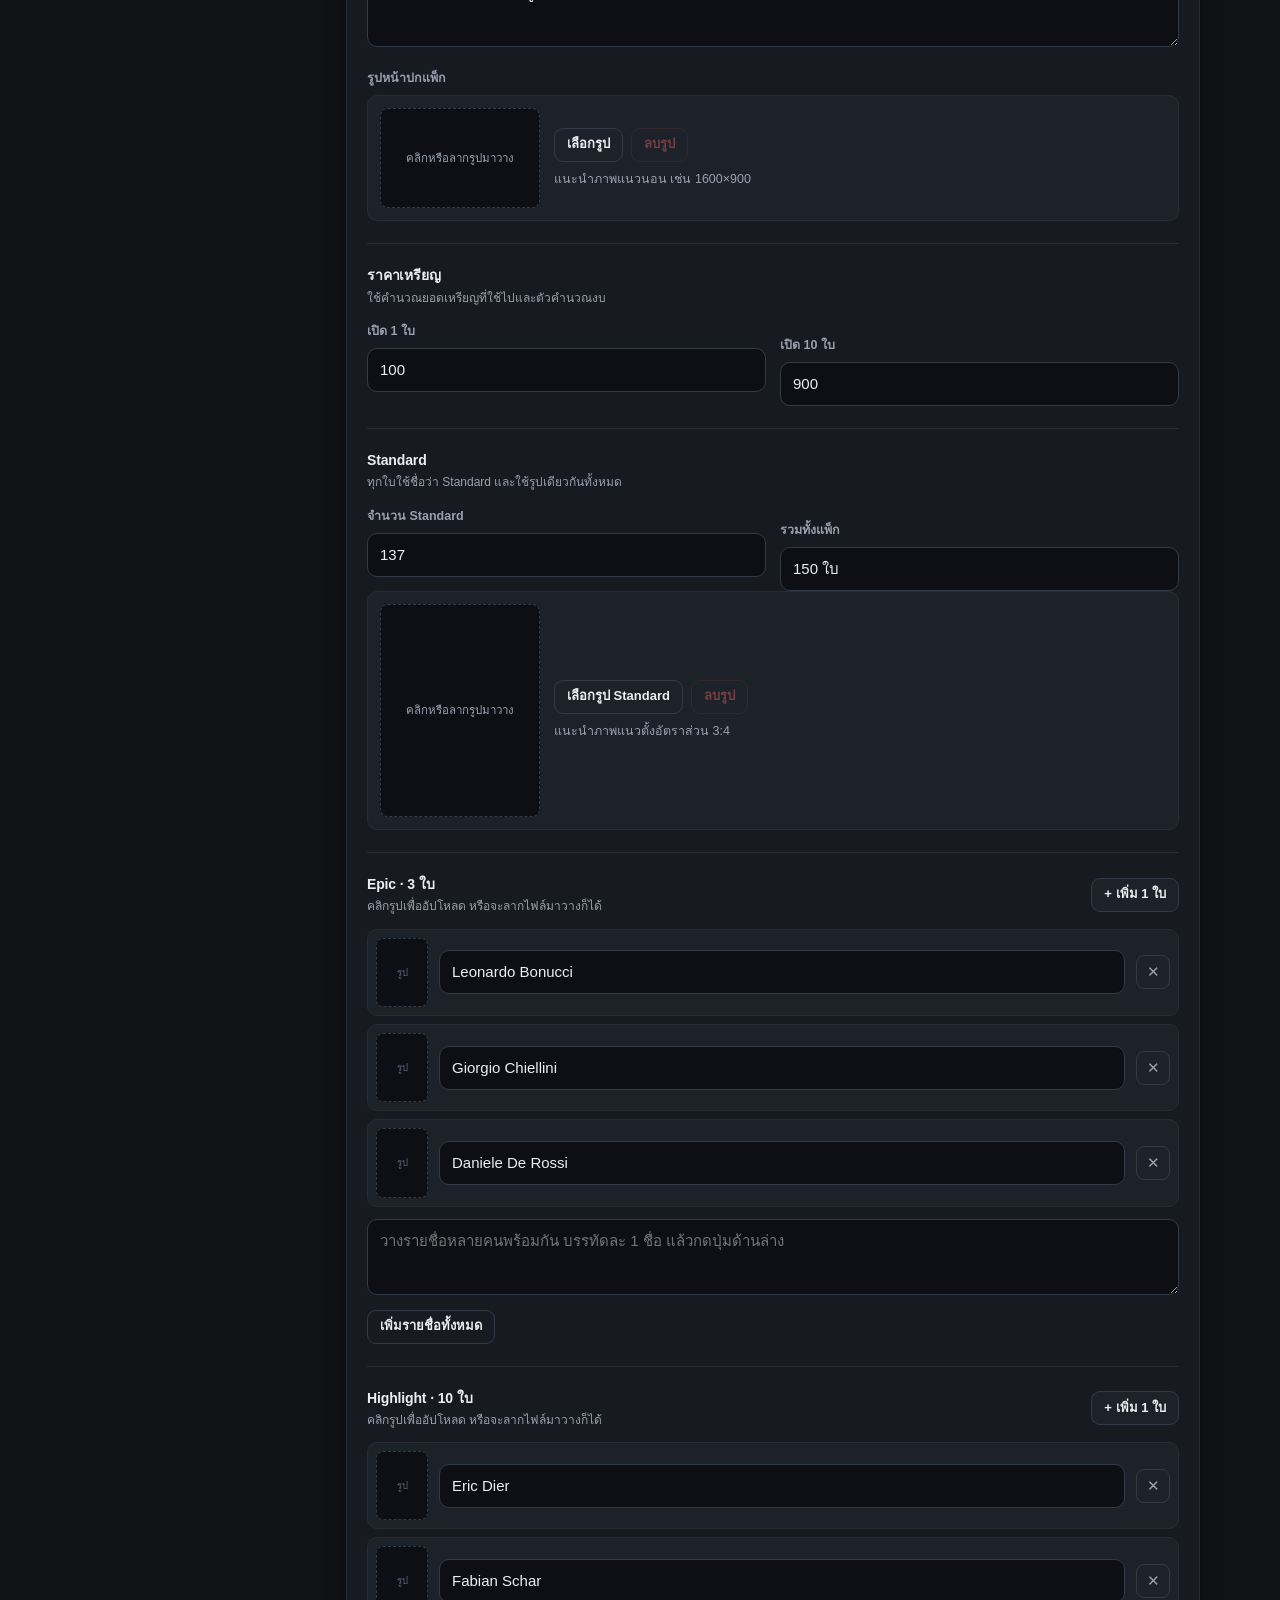
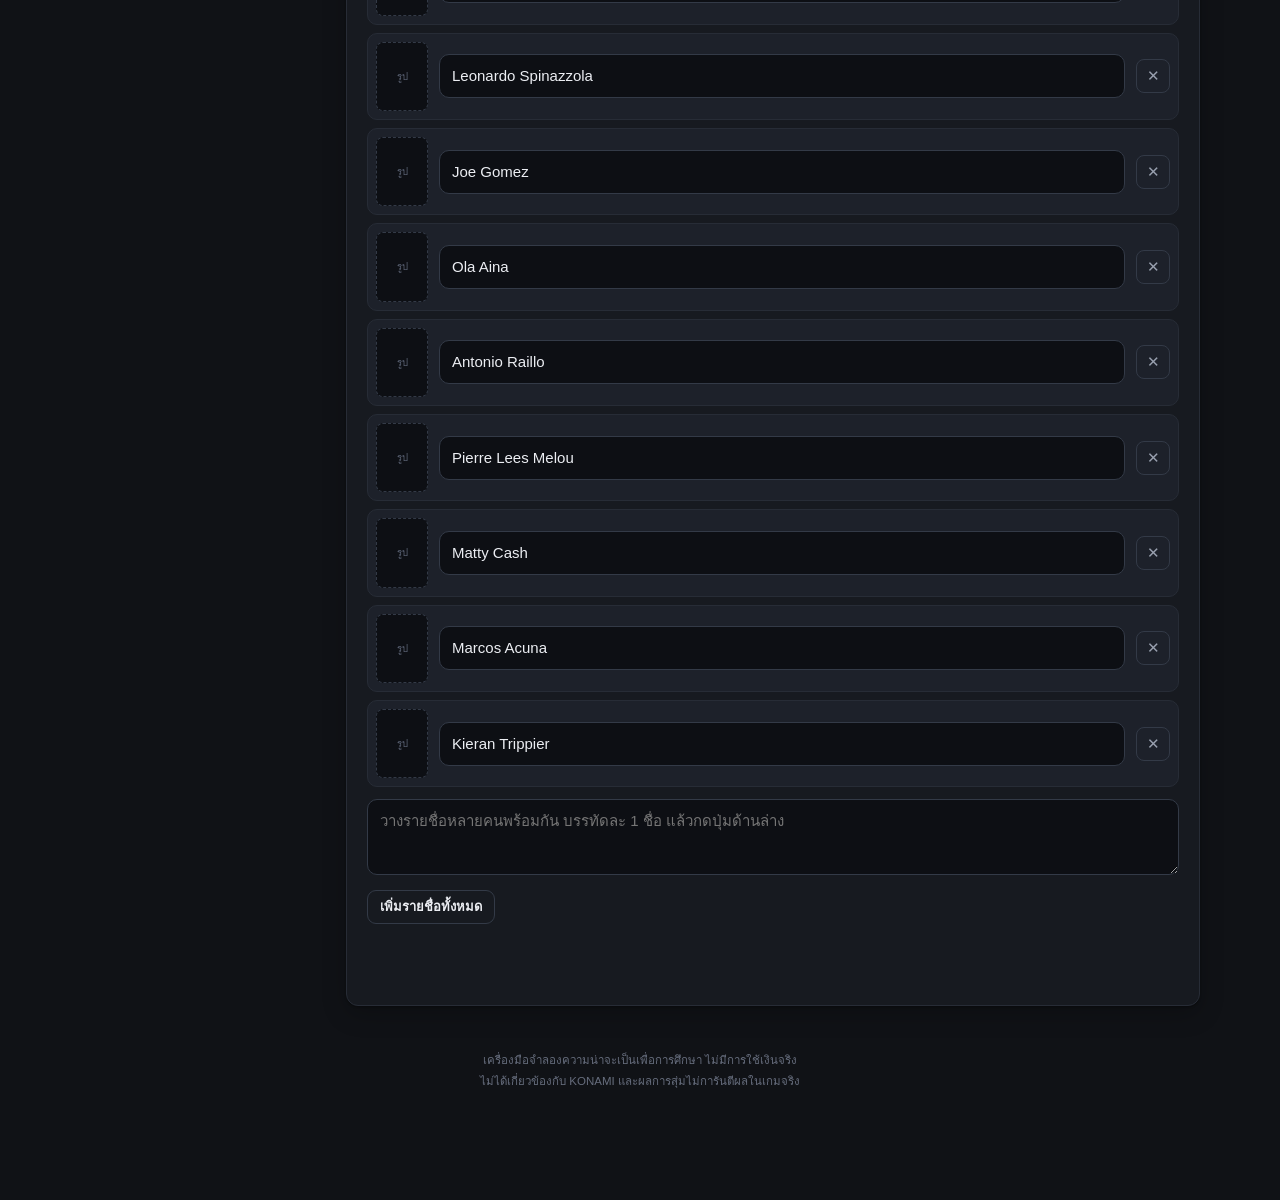
<file: Old.html>
<!DOCTYPE html>
<html lang="th">
<head>
<meta charset="UTF-8">
<meta name="viewport" content="width=device-width,initial-scale=1">
<meta name="theme-color" content="#101216">
<title>Box Draw — ตัวจำลองการเปิดแพ็ก</title>
<style>
:root{
  --bg:#101216;
  --panel:#171a20;
  --panel-2:#1d212a;
  --line:#272c36;
  --line-2:#333a47;
  --text:#eceef3;
  --muted:#99a0af;
  --accent:#4f7cff;
  --accent-soft:rgba(79,124,255,.14);
  --epic:#e6b23c;
  --highlight:#5aa2ff;
  --standard:#8b93a6;
  --danger:#ff6b6b;
  --ok:#4bd07f;
  --r:12px;
  --shadow:0 1px 2px rgba(0,0,0,.3),0 8px 24px rgba(0,0,0,.22);
}
*{box-sizing:border-box}
html{scroll-behavior:smooth}
body{
  margin:0;
  background:var(--bg);
  color:var(--text);
  font:15px/1.6 "Inter","Noto Sans Thai",-apple-system,BlinkMacSystemFont,"Segoe UI",sans-serif;
  -webkit-font-smoothing:antialiased;
  padding-bottom:88px;
}
img{display:block;max-width:100%}
button,input,textarea,select{font:inherit;color:inherit}
h1,h2,h3{margin:0;font-weight:650;letter-spacing:-.01em}
.wrap{width:min(1120px,calc(100% - 32px));margin:0 auto}
.muted{color:var(--muted)}
.tiny{font-size:12.5px;line-height:1.55}

/* ---------- nav ---------- */
.nav{
  position:sticky;top:0;z-index:40;
  background:rgba(16,18,22,.88);
  backdrop-filter:blur(10px);
  border-bottom:1px solid var(--line);
}
.nav-in{display:flex;align-items:center;justify-content:space-between;gap:16px;height:60px}
.brand{display:flex;align-items:center;gap:10px;font-weight:700;font-size:15px}
.brand i{
  width:30px;height:30px;border-radius:9px;display:grid;place-items:center;
  background:var(--accent);color:#fff;font-style:normal;font-weight:800;font-size:15px;
}

/* ---------- buttons ---------- */
.btn{
  display:inline-flex;align-items:center;justify-content:center;gap:8px;
  min-height:40px;padding:0 16px;border-radius:10px;cursor:pointer;
  background:var(--panel-2);border:1px solid var(--line-2);
  font-size:14px;font-weight:600;text-decoration:none;
  transition:background .14s,border-color .14s,transform .08s;
}
.btn:hover{background:#242935;border-color:#3d4557}
.btn:active{transform:translateY(1px)}
.btn:disabled{opacity:.4;cursor:not-allowed;transform:none}
.btn-primary{background:var(--accent);border-color:var(--accent);color:#fff}
.btn-primary:hover{background:#5d87ff;border-color:#5d87ff}
.btn-gold{background:var(--epic);border-color:var(--epic);color:#231a06}
.btn-gold:hover{background:#eec052;border-color:#eec052}
.btn-ghost{background:transparent;border-color:var(--line-2)}
.btn-danger{background:transparent;border-color:#5a2e33;color:var(--danger)}
.btn-danger:hover{background:#2a1a1d;border-color:#7a3c43}
.btn-sm{min-height:34px;padding:0 12px;font-size:13px;border-radius:9px}
.btn-xl{min-height:58px;font-size:16px;border-radius:12px}
.btn-block{width:100%}

/* ---------- pack tabs ---------- */
.tabs{display:flex;gap:8px;overflow-x:auto;padding:20px 0 4px;scrollbar-width:none}
.tabs::-webkit-scrollbar{display:none}
.tab{
  flex:0 0 auto;min-height:38px;padding:0 15px;border-radius:999px;cursor:pointer;
  background:var(--panel);border:1px solid var(--line);
  font-size:13.5px;font-weight:600;color:var(--muted);white-space:nowrap;
  transition:.14s;
}
.tab:hover{color:var(--text);border-color:var(--line-2)}
.tab.on{background:var(--accent-soft);border-color:var(--accent);color:#c3d3ff}
.tab .dot{display:inline-block;width:6px;height:6px;border-radius:50%;background:var(--danger);margin-left:7px;vertical-align:middle}

/* ---------- panel ---------- */
.panel{
  background:var(--panel);border:1px solid var(--line);
  border-radius:var(--r);padding:20px;margin-top:16px;box-shadow:var(--shadow);
}
.panel-head{display:flex;align-items:flex-start;justify-content:space-between;gap:16px;margin-bottom:16px}
.panel-head h2{font-size:16px}
.panel-head p{margin:3px 0 0;font-size:12.5px;color:var(--muted)}

/* ---------- pack header ---------- */
.pack-head{display:grid;grid-template-columns:200px minmax(0,1fr);gap:20px;align-items:center}
.pack-cover{
  aspect-ratio:16/10;border-radius:10px;overflow:hidden;background:var(--panel-2);
  border:1px solid var(--line);display:grid;place-items:center;color:var(--muted);font-size:12px;
}
.pack-cover img{width:100%;height:100%;object-fit:cover}
.pack-title{font-size:clamp(20px,3.2vw,27px);line-height:1.25}
.pack-desc{margin:6px 0 0;font-size:13.5px;color:var(--muted);max-width:640px}
.chips{display:flex;flex-wrap:wrap;gap:7px;margin-top:13px}
.chip{
  display:inline-flex;align-items:center;gap:7px;
  padding:6px 11px;border-radius:8px;font-size:12.5px;font-weight:600;
  background:var(--panel-2);border:1px solid var(--line);
}
.chip b{font-weight:700}
.chip.epic{color:var(--epic)}
.chip.highlight{color:var(--highlight)}
.chip.time{color:var(--text)}
.chip.expired{color:var(--danger);border-color:#5a2e33;background:#241a1c}

/* ---------- stats ---------- */
.stats{display:grid;grid-template-columns:repeat(auto-fit,minmax(120px,1fr));gap:10px}
.stat{background:var(--panel-2);border:1px solid var(--line);border-radius:10px;padding:13px 14px}
.stat .k{font-size:11.5px;color:var(--muted)}
.stat .v{font-size:22px;font-weight:700;margin-top:3px;letter-spacing:-.02em}

/* ---------- odds ---------- */
.odds{display:grid;gap:12px}
.odd{display:grid;grid-template-columns:96px minmax(60px,1fr) 104px;align-items:center;gap:14px}
.odd-name{display:flex;align-items:center;gap:8px;font-size:13px;font-weight:600}
.sw{width:9px;height:9px;border-radius:3px;background:var(--standard)}
.sw.epic{background:var(--epic)}
.sw.highlight{background:var(--highlight)}
.track{height:7px;border-radius:99px;background:#0c0e12;overflow:hidden}
.track span{display:block;height:100%;border-radius:99px;transition:width .3s ease}
.track .epic{background:var(--epic)}
.track .highlight{background:var(--highlight)}
.track .standard{background:var(--standard)}
.odd-val{text-align:right;font-size:14.5px;font-weight:700;font-variant-numeric:tabular-nums}
.odd-val small{display:block;font-size:11px;font-weight:500;color:var(--muted)}

/* ---------- budget ---------- */
.budget{margin-top:20px;padding-top:18px;border-top:1px solid var(--line)}
.budget-row{display:grid;grid-template-columns:minmax(0,1fr) 300px;gap:22px;align-items:center}
.range{-webkit-appearance:none;width:100%;height:5px;border-radius:99px;background:#0c0e12;outline:none;margin:16px 0 12px}
.range::-webkit-slider-thumb{-webkit-appearance:none;width:20px;height:20px;border-radius:50%;background:var(--accent);border:3px solid var(--panel);cursor:pointer;box-shadow:0 1px 4px rgba(0,0,0,.5)}
.range::-moz-range-thumb{width:16px;height:16px;border-radius:50%;background:var(--accent);border:3px solid var(--panel);cursor:pointer}
.result-line{background:var(--panel-2);border:1px solid var(--line);border-radius:10px;padding:14px 16px}
.result-line .r{display:flex;justify-content:space-between;align-items:baseline;gap:12px;font-size:13px}
.result-line .r + .r{margin-top:9px;padding-top:9px;border-top:1px solid var(--line)}
.result-line b{font-size:17px;font-weight:700;font-variant-numeric:tabular-nums}

/* ---------- inputs ---------- */
label.lb{display:block;font-size:12.5px;font-weight:600;color:var(--muted);margin-bottom:7px}
.inp{
  width:100%;min-height:42px;padding:9px 12px;border-radius:10px;
  background:#0d0f14;border:1px solid var(--line-2);outline:none;transition:.14s;
}
.inp:focus{border-color:var(--accent);box-shadow:0 0 0 3px var(--accent-soft)}
textarea.inp{min-height:76px;resize:vertical;line-height:1.55}
.field + .field{margin-top:14px}
.row{display:grid;gap:14px}
.row-2{grid-template-columns:repeat(2,minmax(0,1fr))}
.row-3{grid-template-columns:repeat(3,minmax(0,1fr))}

/* ---------- draw ---------- */
.draw-actions{display:grid;grid-template-columns:1fr 1fr auto;gap:10px}
.cards{display:grid;grid-template-columns:repeat(auto-fill,minmax(132px,1fr));gap:12px;margin-top:18px}
.pc{
  position:relative;aspect-ratio:3/4;border-radius:10px;overflow:hidden;
  background:var(--panel-2);border:1px solid var(--line);
  animation:pop .28s cubic-bezier(.2,.8,.3,1) both;
}
.pc.epic{border-color:#7a6224}
.pc.highlight{border-color:#2e5party}
.pc.highlight{border-color:#2e5a94}
@keyframes pop{from{opacity:0;transform:translateY(8px) scale(.98)}to{opacity:1;transform:none}}
.pc img{width:100%;height:100%;object-fit:cover}
.pc-ph{
  width:100%;height:100%;display:grid;place-items:center;
  color:#5d6577;font-size:12px;font-weight:700;letter-spacing:.08em;
  background:var(--panel-2);
}
.pc.epic .pc-ph{background:linear-gradient(160deg,#2c2415,var(--panel-2) 60%);color:#8a763c}
.pc.highlight .pc-ph{background:linear-gradient(160deg,#16243c,var(--panel-2) 60%);color:#54739e}
.pc-shade{position:absolute;inset:auto 0 0;height:56%;background:linear-gradient(transparent,rgba(9,11,15,.92))}
.pc-tag{
  position:absolute;top:8px;left:8px;padding:3px 7px;border-radius:6px;
  font-size:10px;font-weight:700;letter-spacing:.05em;
  background:rgba(12,14,18,.82);border:1px solid var(--line-2);color:var(--standard);
}
.pc-tag.epic{color:var(--epic);border-color:#7a6224}
.pc-tag.highlight{color:var(--highlight);border-color:#2e5a94}
.pc-x{position:absolute;top:8px;right:8px;padding:3px 7px;border-radius:6px;background:rgba(12,14,18,.82);border:1px solid var(--line-2);font-size:11px;font-weight:700}
.pc-name{position:absolute;left:10px;right:10px;bottom:9px;font-size:12.5px;font-weight:650;line-height:1.35;overflow:hidden;text-overflow:ellipsis;white-space:nowrap}
.placeholder{
  margin-top:18px;padding:32px 20px;border-radius:10px;text-align:center;
  border:1px dashed var(--line-2);color:var(--muted);font-size:13px;
}

/* ---------- history ---------- */
.hist{margin-top:18px;border:1px solid var(--line);border-radius:10px;overflow:hidden}
.hist-row{display:flex;justify-content:space-between;gap:14px;padding:11px 14px;font-size:12.5px;background:var(--panel-2)}
.hist-row + .hist-row{border-top:1px solid var(--line)}

/* ---------- details ---------- */
details.fold{margin-top:16px;border:1px solid var(--line);border-radius:10px;background:var(--panel-2)}
details.fold > summary{
  list-style:none;cursor:pointer;padding:13px 16px;font-size:13.5px;font-weight:600;
  display:flex;align-items:center;justify-content:space-between;gap:10px;
}
details.fold > summary::-webkit-details-marker{display:none}
details.fold > summary::after{content:"แสดง";font-size:12px;color:var(--muted);font-weight:500}
details.fold[open] > summary::after{content:"ซ่อน"}
.fold-body{padding:0 16px 16px}

/* ---------- admin ---------- */
.admin{margin-top:56px;border-top:1px solid var(--line);padding-top:28px}
.admin-grid{display:grid;grid-template-columns:250px minmax(0,1fr);gap:16px;align-items:start}
.pack-list{background:var(--panel);border:1px solid var(--line);border-radius:var(--r);padding:10px;position:sticky;top:76px}
.pl-item{
  width:100%;text-align:left;display:block;padding:10px 12px;border-radius:9px;cursor:pointer;
  background:transparent;border:1px solid transparent;font-size:13.5px;font-weight:600;
}
.pl-item:hover{background:var(--panel-2)}
.pl-item.on{background:var(--accent-soft);border-color:var(--accent)}
.pl-item small{display:block;font-weight:500;color:var(--muted);font-size:11.5px;margin-top:2px}

.up{
  display:grid;grid-template-columns:160px minmax(0,1fr);gap:14px;align-items:center;
  padding:12px;border-radius:10px;background:var(--panel-2);border:1px solid var(--line);
}
.up-prev{
  aspect-ratio:16/10;border-radius:8px;overflow:hidden;background:#0d0f14;
  border:1px dashed var(--line-2);display:grid;place-items:center;
  color:var(--muted);font-size:11.5px;text-align:center;cursor:pointer;transition:.14s;
}
.up-prev.card-ratio{aspect-ratio:3/4}
.up-prev:hover,.up-prev.drag{border-color:var(--accent);background:#141824}
.up-prev img{width:100%;height:100%;object-fit:cover}
.up-acts{display:flex;flex-wrap:wrap;gap:8px;align-items:center}
input[type=file]{display:none}

.plist{display:grid;gap:8px;margin-top:12px}
.prow{
  display:grid;grid-template-columns:52px minmax(0,1fr) auto;gap:11px;align-items:center;
  padding:8px;border-radius:10px;background:var(--panel-2);border:1px solid var(--line);
}
.prow .thumb{
  width:52px;aspect-ratio:3/4;border-radius:7px;overflow:hidden;cursor:pointer;
  background:#0d0f14;border:1px dashed var(--line-2);display:grid;place-items:center;
  color:#5d6577;font-size:9.5px;text-align:center;transition:.14s;
}
.prow .thumb:hover,.prow .thumb.drag{border-color:var(--accent)}
.prow .thumb img{width:100%;height:100%;object-fit:cover}
.prow .inp{min-height:38px}
.icon-btn{
  width:34px;height:34px;display:grid;place-items:center;border-radius:8px;cursor:pointer;
  background:transparent;border:1px solid var(--line-2);color:var(--muted);font-size:15px;
}
.icon-btn:hover{color:var(--danger);border-color:#5a2e33}
.section-sub{display:flex;align-items:center;justify-content:space-between;gap:12px;margin:22px 0 0;padding-top:20px;border-top:1px solid var(--line)}
.section-sub h3{font-size:14px}
.section-sub p{margin:2px 0 0;font-size:12px;color:var(--muted)}

.savebar{
  position:sticky;bottom:0;z-index:20;margin:20px -20px -20px;padding:13px 20px;
  display:flex;align-items:center;justify-content:space-between;gap:12px;
  background:rgba(23,26,32,.95);backdrop-filter:blur(8px);
  border-top:1px solid var(--line);border-radius:0 0 var(--r) var(--r);
}
.dirty{font-size:12.5px;color:var(--epic);font-weight:600}

/* ---------- mobile draw bar ---------- */
.mbar{
  position:fixed;left:0;right:0;bottom:0;z-index:45;display:none;gap:9px;
  padding:10px 14px calc(10px + env(safe-area-inset-bottom));
  background:rgba(16,18,22,.94);backdrop-filter:blur(10px);border-top:1px solid var(--line);
}
.mbar .btn{flex:1}

/* ---------- toast ---------- */
.toast{
  position:fixed;left:50%;bottom:96px;z-index:80;transform:translate(-50%,16px);
  opacity:0;pointer-events:none;transition:.2s ease;
  max-width:min(460px,calc(100% - 32px));padding:12px 18px;border-radius:10px;
  background:#f2f4f8;color:#14161b;font-size:13.5px;font-weight:650;box-shadow:var(--shadow);
}
.toast.on{opacity:1;transform:translate(-50%,0)}
.toast.err{background:#ffe3e3;color:#7d1d1d}

.foot{margin:44px 0 20px;text-align:center;font-size:11.5px;color:#666d7d;line-height:1.8}
.hidden{display:none!important}

@media(max-width:900px){
  .admin-grid{grid-template-columns:1fr}
  .pack-list{position:static;display:flex;gap:8px;overflow-x:auto}
  .pl-item{flex:0 0 auto;min-width:170px}
  .budget-row{grid-template-columns:1fr}
}
@media(max-width:640px){
  .wrap{width:calc(100% - 24px)}
  .panel{padding:16px}
  .pack-head{grid-template-columns:1fr}
  .pack-cover{aspect-ratio:16/9}
  .odd{grid-template-columns:80px minmax(40px,1fr) 88px;gap:10px}
  .row-2,.row-3{grid-template-columns:1fr}
  .draw-actions{display:none}
  .mbar{display:flex}
  .cards{grid-template-columns:repeat(2,minmax(0,1fr))}
  .up{grid-template-columns:1fr}
  .savebar{margin:16px -16px -16px;padding:12px 16px}
}
</style>
</head>
<body>

<nav class="nav">
  <div class="wrap nav-in">
    <div class="brand"><i>B</i> Box Draw</div>
    <a class="btn btn-sm btn-ghost" href="#admin">ตั้งค่าแพ็ก</a>
  </div>
</nav>

<main class="wrap">
  <div id="tabs" class="tabs"></div>
  <div id="app"></div>

  <!-- ============ ADMIN ============ -->
  <section id="admin" class="admin">
    <div class="panel-head" style="margin-bottom:14px">
      <div>
        <h2 style="font-size:19px">ตั้งค่าแพ็ก</h2>
        <p>เพิ่มแพ็ก ใส่รูป ตั้งชื่อนักเตะ และกำหนดวันหมดอายุ — ข้อมูลถูกเก็บไว้ในเบราว์เซอร์เครื่องนี้</p>
      </div>
      <div style="display:flex;gap:8px;flex-wrap:wrap">
        <button class="btn btn-sm btn-ghost" data-act="export">สำรองไฟล์</button>
        <button class="btn btn-sm btn-ghost" data-act="import">นำเข้าไฟล์</button>
        <input id="fileImport" type="file" accept="application/json">
      </div>
    </div>

    <div class="admin-grid">
      <div id="packList" class="pack-list"></div>
      <div id="editor"></div>
    </div>
  </section>

  <p class="foot">
    เครื่องมือจำลองความน่าจะเป็นเพื่อการศึกษา ไม่มีการใช้เงินจริง<br>
    ไม่ได้เกี่ยวข้องกับ KONAMI และผลการสุ่มไม่การันตีผลในเกมจริง
  </p>
</main>

<div id="mbar" class="mbar"></div>
<div id="toast" class="toast" role="status"></div>

<script>
(() => {
"use strict";

/* ═══════════ helpers ═══════════ */
const $ = id => document.getElementById(id);
const uid = () => (crypto?.randomUUID?.() || "id" + Date.now() + Math.random().toString(36).slice(2));
const cp = v => JSON.parse(JSON.stringify(v));
const esc = v => String(v ?? "").replace(/[&<>"']/g, c => ({"&":"&amp;","<":"&lt;",">":"&gt;",'"':"&quot;","'":"&#39;"}[c]));
const num = v => Number(v) || 0;
const clamp = (v, a, b) => Math.min(b, Math.max(a, v));
const fmt = n => n.toLocaleString("th-TH");
const shuffle = a => { const r = [...a]; for (let i = r.length - 1; i > 0; i--) { const j = Math.random() * (i + 1) | 0; [r[i], r[j]] = [r[j], r[i]]; } return r; };

/* ═══════════ storage ═══════════ */
const DB = "boxdraw", STORE = "kv", KEY = "state";
let _db;
const db = () => _db ||= new Promise((res, rej) => {
  const r = indexedDB.open(DB, 1);
  r.onupgradeneeded = () => r.result.createObjectStore(STORE);
  r.onsuccess = () => res(r.result);
  r.onerror = () => rej(r.error);
});
async function load() {
  try {
    const d = await db();
    return await new Promise((res, rej) => {
      const q = d.transaction(STORE, "readonly").objectStore(STORE).get(KEY);
      q.onsuccess = () => res(q.result || null);
      q.onerror = () => rej(q.error);
    });
  } catch { return null; }
}
let saveTimer;
function save() {
  clearTimeout(saveTimer);
  saveTimer = setTimeout(async () => {
    try {
      const d = await db();
      d.transaction(STORE, "readwrite").objectStore(STORE).put(state, KEY);
    } catch { toast("บันทึกข้อมูลไม่สำเร็จ", true); }
  }, 120);
}

/* ═══════════ state ═══════════ */
function blankPack(title = "แพ็กใหม่") {
  return {
    id: uid(), title, desc: "", cover: "", expiry: "",
    coin1: 100, coin10: 900,
    stdCount: 0, stdImage: "",
    epics: [], highs: []
  };
}
function demoPack() {
  const p = blankPack("Epic Italian Legends");
  p.desc = "ตัวอย่างแพ็ก — แก้ชื่อ รูป และจำนวนได้ที่หัวข้อตั้งค่าแพ็กด้านล่าง";
  p.stdCount = 137;
  p.epics = ["Leonardo Bonucci", "Giorgio Chiellini", "Daniele De Rossi"].map(n => ({ id: uid(), name: n, image: "" }));
  p.highs = ["Eric Dier","Fabian Schar","Leonardo Spinazzola","Joe Gomez","Ola Aina","Antonio Raillo","Pierre Lees Melou","Matty Cash","Marcos Acuna","Kieran Trippier"]
    .map(n => ({ id: uid(), name: n, image: "" }));
  return p;
}
let state = { packs: [], active: null, draws: {}, budgets: {} };
let draft = null, draftNew = false, dirty = false, lastSig = "";

const pack = () => state.packs.find(p => p.id === state.active) || null;
const total = p => p.epics.length + p.highs.length + p.stdCount;
const sig = p => [p.epics.map(c => c.id).join(), p.highs.map(c => c.id).join(), p.stdCount].join("|");

function normalize() {
  if (!Array.isArray(state.packs)) state.packs = [];
  state.draws ||= {}; state.budgets ||= {};
  state.packs.forEach(p => {
    p.id ||= uid(); p.title ||= "แพ็ก"; p.desc ||= ""; p.cover ||= ""; p.expiry ||= "";
    p.coin1 = Math.max(0, num(p.coin1)); p.coin10 = Math.max(0, num(p.coin10));
    p.stdCount = Math.max(0, Math.floor(num(p.stdCount))); p.stdImage ||= "";
    p.epics = (p.epics || []).map(c => ({ id: c.id || uid(), name: c.name || "Epic", image: c.image || "" }));
    p.highs = (p.highs || []).map(c => ({ id: c.id || uid(), name: c.name || "Highlight", image: c.image || "" }));
  });
  if (!state.packs.some(p => p.id === state.active)) state.active = state.packs[0]?.id || null;
}

/* ═══════════ draw state ═══════════ */
function deck(p) {
  const d = [];
  p.epics.forEach(c => d.push({ t: "epic", id: c.id }));
  p.highs.forEach(c => d.push({ t: "highlight", id: c.id }));
  for (let i = 0; i < p.stdCount; i++) d.push({ t: "standard", id: "s" + i });
  return shuffle(d);
}
const fresh = p => ({ left: deck(p), spent: 0, opened: 0, last: [], log: [], sig: sig(p) });
function drawState(p) {
  const d = state.draws[p.id];
  if (!d || d.sig !== sig(p)) return state.draws[p.id] = fresh(p);
  return d;
}
function counts(d) {
  const c = { epic: 0, highlight: 0, standard: 0 };
  d.left.forEach(t => c[t.t]++);
  return c;
}
function resolve(p, tok) {
  if (tok.t === "epic") { const c = p.epics.find(x => x.id === tok.id); return { t: "epic", name: c?.name || "Epic", image: c?.image || "" }; }
  if (tok.t === "highlight") { const c = p.highs.find(x => x.id === tok.id); return { t: "highlight", name: c?.name || "Highlight", image: c?.image || "" }; }
  return { t: "standard", name: "Standard", image: p.stdImage || "" };
}

/* ═══════════ math ═══════════ */
function atLeastOne(k, n, N) {
  k = Math.max(0, k); n = clamp(n, 0, N);
  if (!k || !n || !N) return 0;
  if (n > N - k) return 1;
  let miss = 1;
  for (let i = 0; i < n; i++) miss *= (N - k - i) / (N - i);
  return 1 - miss;
}
function drawsFor(p, coins) {
  coins = Math.max(0, coins);
  const a = Math.max(0, p.coin1), b = Math.max(0, p.coin10);
  if (!a) return 0;
  if (b && b < a * 10) { const k = Math.floor(coins / b); return k * 10 + Math.floor((coins - k * b) / a); }
  return Math.floor(coins / a);
}

/* ═══════════ time ═══════════ */
const expired = p => p.expiry && new Date(p.expiry).getTime() <= Date.now();
function leftText(p) {
  if (!p.expiry) return "ไม่มีวันหมดอายุ";
  const ms = new Date(p.expiry).getTime() - Date.now();
  if (!(ms > 0)) return "หมดเวลาแล้ว";
  const d = ms / 864e5 | 0, h = ms % 864e5 / 36e5 | 0, m = ms % 36e5 / 6e4 | 0, s = ms % 6e4 / 1e3 | 0;
  if (d) return `เหลือ ${d} วัน ${h} ชม.`;
  return `เหลือ ${String(h).padStart(2,"0")}:${String(m).padStart(2,"0")}:${String(s).padStart(2,"0")}`;
}
const dateText = p => p.expiry
  ? new Intl.DateTimeFormat("th-TH", { dateStyle: "medium", timeStyle: "short" }).format(new Date(p.expiry))
  : "";
const localInput = d => {
  const z = n => String(n).padStart(2, "0");
  return `${d.getFullYear()}-${z(d.getMonth()+1)}-${z(d.getDate())}T${z(d.getHours())}:${z(d.getMinutes())}`;
};

/* ═══════════ toast ═══════════ */
let tTimer;
function toast(msg, err) {
  const t = $("toast");
  t.textContent = msg;
  t.className = "toast on" + (err ? " err" : "");
  clearTimeout(tTimer);
  tTimer = setTimeout(() => t.classList.remove("on"), 2400);
}

/* ═══════════ images ═══════════ */
async function toImage(file, max) {
  if (!file?.type?.startsWith("image/")) throw new Error("ไฟล์นี้ไม่ใช่รูปภาพ");
  if (file.size > 15e6) throw new Error("ไฟล์ใหญ่เกิน 15 MB");
  const url = await new Promise((res, rej) => { const r = new FileReader(); r.onload = () => res(r.result); r.onerror = () => rej(r.error); r.readAsDataURL(file); });
  const img = await new Promise((res, rej) => { const i = new Image(); i.onload = () => res(i); i.onerror = rej; i.src = url; });
  const k = Math.min(1, max / Math.max(img.width, img.height));
  const c = document.createElement("canvas");
  c.width = Math.round(img.width * k); c.height = Math.round(img.height * k);
  const x = c.getContext("2d"); x.imageSmoothingQuality = "high";
  x.drawImage(img, 0, 0, c.width, c.height);
  return c.toDataURL("image/webp", .85);
}
async function applyImage(file, target, tier, index) {
  try {
    const img = await toImage(file, target === "cover" ? 1400 : 800);
    if (target === "cover") draft.cover = img;
    else if (target === "std") draft.stdImage = img;
    else draft[tier][index].image = img;
    markDirty(); renderEditor();
    toast("ใส่รูปแล้ว");
  } catch (e) { toast(e.message || "อ่านรูปไม่สำเร็จ", true); }
}

/* ═══════════ card markup ═══════════ */
function cardHTML(c, i = 0, badge = "") {
  const label = c.t === "epic" ? "EPIC" : c.t === "highlight" ? "HIGHLIGHT" : "STANDARD";
  return `<div class="pc ${c.t}" style="animation-delay:${Math.min(i * 40, 420)}ms">
    ${c.image ? `<img src="${esc(c.image)}" alt="${esc(c.name)}" loading="lazy">` : `<div class="pc-ph">${label}</div>`}
    <div class="pc-shade"></div>
    <span class="pc-tag ${c.t}">${label}</span>${badge}
    <div class="pc-name">${esc(c.name)}</div>
  </div>`;
}

/* ═══════════ render: public ═══════════ */
function renderTabs() {
  $("tabs").innerHTML = state.packs.map(p =>
    `<button class="tab ${p.id === state.active ? "on" : ""}" data-pack="${esc(p.id)}">
      ${esc(p.title)}${expired(p) ? '<i class="dot"></i>' : ""}
    </button>`).join("");
}

function renderApp() {
  renderTabs();
  const p = pack(), app = $("app"), mbar = $("mbar");

  if (!p) {
    app.innerHTML = `<div class="panel"><div class="placeholder">ยังไม่มีแพ็ก — กด “ตั้งค่าแพ็ก” ด้านบนเพื่อสร้างแพ็กแรก</div></div>`;
    mbar.innerHTML = ""; mbar.style.display = "none";
    return;
  }

  const d = drawState(p), c = counts(d), N = d.left.length, all = total(p);
  const ex = expired(p), done = N === 0;
  const budget = state.budgets[p.id] ?? 1800;
  const nDraw = Math.min(drawsFor(p, budget), N);
  const last = d.last.map(t => resolve(p, t));
  const canDraw = !ex && !done;

  app.innerHTML = `
  <!-- pack header -->
  <div class="panel">
    <div class="pack-head">
      <div class="pack-cover">${p.cover ? `<img src="${esc(p.cover)}" alt="">` : "ยังไม่มีรูปหน้าปก"}</div>
      <div>
        <h1 class="pack-title">${esc(p.title)}</h1>
        ${p.desc ? `<p class="pack-desc">${esc(p.desc)}</p>` : ""}
        <div class="chips">
          <span class="chip epic">Epic <b>${p.epics.length}</b></span>
          <span class="chip highlight">Highlight <b>${p.highs.length}</b></span>
          <span class="chip">Standard <b>${fmt(p.stdCount)}</b></span>
          <span class="chip">รวม <b>${fmt(all)}</b> ใบ</span>
          <span class="chip ${ex ? "expired" : "time"}" id="cd">${leftText(p)}</span>
        </div>
        ${p.expiry ? `<p class="tiny muted" style="margin:9px 0 0">หมดเวลา ${esc(dateText(p))}</p>` : ""}
      </div>
    </div>
  </div>

  <!-- draw -->
  <div class="panel">
    <div class="panel-head">
      <div>
        <h2>เปิดแพ็ก</h2>
        <p>${ex ? "แพ็กนี้หมดเวลาแล้ว" : done ? "เปิดครบทุกใบแล้ว กดรีเซ็ตเพื่อเริ่มใหม่" : "เปิดได้เรื่อย ๆ จนกว่าการ์ดในตู้จะหมด การ์ดที่ออกแล้วจะไม่กลับเข้าตู้"}</p>
      </div>
    </div>

    <div class="stats" style="margin-bottom:16px">
      <div class="stat"><div class="k">เหลือในตู้</div><div class="v">${fmt(N)}</div></div>
      <div class="stat"><div class="k">เปิดไปแล้ว</div><div class="v">${fmt(d.opened)}</div></div>
      <div class="stat"><div class="k">Epic ที่ได้</div><div class="v" style="color:var(--epic)">${p.epics.length - c.epic}</div></div>
      <div class="stat"><div class="k">Highlight ที่ได้</div><div class="v" style="color:var(--highlight)">${p.highs.length - c.highlight}</div></div>
      <div class="stat"><div class="k">เหรียญที่ใช้</div><div class="v">${fmt(d.spent)}</div></div>
    </div>

    <div class="draw-actions">
      <button class="btn btn-xl btn-primary" data-act="draw1" ${canDraw ? "" : "disabled"}>เปิด 1 ใบ · ${fmt(p.coin1)}</button>
      <button class="btn btn-xl btn-gold" data-act="draw10" ${canDraw ? "" : "disabled"}>เปิด 10 ใบ · ${fmt(p.coin10)}</button>
      <button class="btn btn-xl btn-ghost" data-act="reset">รีเซ็ตตู้</button>
    </div>

    ${last.length
      ? `<div class="cards">${last.map((x, i) => cardHTML(x, i)).join("")}</div>`
      : `<div class="placeholder">ยังไม่ได้เปิดแพ็กนี้ — กดปุ่มด้านบนเพื่อเริ่ม</div>`}

    ${d.log.length ? `<div class="hist">${d.log.slice(0, 6).map(r =>
      `<div class="hist-row">
        <span>เปิด ${r.n} ใบ · <b style="color:var(--epic)">Epic ${r.e}</b> · <b style="color:var(--highlight)">Highlight ${r.h}</b></span>
        <span class="muted">-${fmt(r.cost)}</span>
      </div>`).join("")}</div>` : ""}
  </div>

  <!-- odds -->
  <div class="panel">
    <div class="panel-head">
      <div>
        <h2>โอกาสออก</h2>
        <p>คำนวณจากการ์ดที่เหลือจริงในตู้ตอนนี้ (${fmt(N)} ใบ)</p>
      </div>
    </div>

    <div class="odds">
      ${oddRow("epic", "Epic", c.epic, N)}
      ${oddRow("highlight", "Highlight", c.highlight, N)}
      ${oddRow("standard", "Standard", c.standard, N)}
    </div>

    <div class="budget">
      <label class="lb" for="bNum">ลองคำนวณจากงบเหรียญ (ไม่หักการ์ดในตู้)</label>
      <div class="budget-row">
        <div>
          <input id="bRange" class="range" type="range" min="0" max="60000" step="100" value="${clamp(budget,0,60000)}">
          <input id="bNum" class="inp" type="number" min="0" step="100" value="${budget}">
        </div>
        <div class="result-line">
          <div class="r"><span class="muted">เปิดได้</span><b id="rN">${fmt(nDraw)} ใบ</b></div>
          <div class="r"><span class="muted">ได้ Epic อย่างน้อย 1</span><b id="rE" style="color:var(--epic)">${(atLeastOne(c.epic,nDraw,N)*100).toFixed(2)}%</b></div>
          <div class="r"><span class="muted">ได้ Highlight อย่างน้อย 1</span><b id="rH" style="color:var(--highlight)">${(atLeastOne(c.highlight,nDraw,N)*100).toFixed(2)}%</b></div>
        </div>
      </div>
    </div>

    <details class="fold">
      <summary>รายชื่อทั้งหมดในแพ็กนี้</summary>
      <div class="fold-body">
        ${p.epics.length ? `<p class="tiny muted" style="margin:0 0 8px">Epic ${p.epics.length} ใบ</p>
          <div class="cards" style="margin-top:0">${p.epics.map((x,i)=>cardHTML({t:"epic",...x},i)).join("")}</div>` : ""}
        ${p.highs.length ? `<p class="tiny muted" style="margin:16px 0 8px">Highlight ${p.highs.length} ใบ</p>
          <div class="cards" style="margin-top:0">${p.highs.map((x,i)=>cardHTML({t:"highlight",...x},i)).join("")}</div>` : ""}
        ${p.stdCount ? `<p class="tiny muted" style="margin:16px 0 8px">Standard ${fmt(p.stdCount)} ใบ (ใช้รูปเดียวกันทั้งหมด)</p>
          <div class="cards" style="margin-top:0;grid-template-columns:repeat(auto-fill,minmax(132px,1fr))">
            ${cardHTML({t:"standard",name:"Standard",image:p.stdImage},0,`<span class="pc-x">×${fmt(p.stdCount)}</span>`)}
          </div>` : ""}
      </div>
    </details>
  </div>`;

  mbar.innerHTML = `
    <button class="btn btn-primary" data-act="draw1" ${canDraw ? "" : "disabled"}>เปิด 1 ใบ</button>
    <button class="btn btn-gold" data-act="draw10" ${canDraw ? "" : "disabled"}>เปิด 10 ใบ</button>
    <button class="btn btn-ghost" data-act="reset">รีเซ็ต</button>`;
  mbar.style.display = "";
}

function oddRow(t, label, k, N) {
  const pct = N ? k / N * 100 : 0;
  return `<div class="odd">
    <div class="odd-name"><i class="sw ${t}"></i>${label}</div>
    <div class="track"><span class="${t}" style="width:${pct}%"></span></div>
    <div class="odd-val">${pct.toFixed(2)}%<small>เหลือ ${fmt(k)} ใบ</small></div>
  </div>`;
}

function updateBudget() {
  const p = pack(); if (!p) return;
  const d = drawState(p), c = counts(d), N = d.left.length;
  const v = Math.max(0, num($("bNum").value));
  state.budgets[p.id] = v;
  $("bRange").value = clamp(v, 0, 60000);
  const n = Math.min(drawsFor(p, v), N);
  $("rN").textContent = fmt(n) + " ใบ";
  $("rE").textContent = (atLeastOne(c.epic, n, N) * 100).toFixed(2) + "%";
  $("rH").textContent = (atLeastOne(c.highlight, n, N) * 100).toFixed(2) + "%";
  save();
}

/* ═══════════ draw action ═══════════ */
function doDraw(n) {
  const p = pack(); if (!p) return;
  if (expired(p)) return toast("แพ็กนี้หมดเวลาแล้ว", true);
  const d = drawState(p);
  if (!d.left.length) return toast("การ์ดในตู้หมดแล้ว", true);

  const take = Math.min(n, d.left.length);
  const cost = (n === 10 && take === 10) ? p.coin10 : take * p.coin1;
  const got = d.left.splice(0, take);
  const e = got.filter(x => x.t === "epic").length;
  const h = got.filter(x => x.t === "highlight").length;

  d.spent += cost; d.opened += take; d.last = got;
  d.log.unshift({ n: take, cost, e, h });
  d.log = d.log.slice(0, 30);

  save(); renderApp();
  document.querySelector(".cards")?.scrollIntoView({ block: "center", behavior: "smooth" });
  toast(e ? `ได้ Epic ${e} ใบ!` : h ? `ได้ Highlight ${h} ใบ` : `เปิดแล้ว ${take} ใบ`);
}

/* ═══════════ render: admin ═══════════ */
function renderList() {
  $("packList").innerHTML =
    `<button class="btn btn-sm btn-primary btn-block" data-act="new" style="margin-bottom:8px">+ เพิ่มแพ็ก</button>` +
    (state.packs.length
      ? state.packs.map(p => `<button class="pl-item ${draft && !draftNew && draft.id === p.id ? "on" : ""}" data-edit="${esc(p.id)}">
          ${esc(p.title)}<small>${fmt(total(p))} ใบ · ${p.expiry ? (expired(p) ? "หมดเวลา" : "มีกำหนด") : "ไม่มีวันหมด"}</small>
        </button>`).join("")
      : `<p class="tiny muted" style="padding:10px 12px;margin:0">ยังไม่มีแพ็ก</p>`);
}

function tierBlock(tier, label) {
  const list = draft[tier];
  return `
  <div class="section-sub">
    <div><h3>${label} · ${list.length} ใบ</h3><p>คลิกรูปเพื่ออัปโหลด หรือจะลากไฟล์มาวางก็ได้</p></div>
    <button class="btn btn-sm" data-act="add" data-tier="${tier}">+ เพิ่ม 1 ใบ</button>
  </div>
  <div class="plist">
    ${list.length ? list.map((c, i) => `
      <div class="prow">
        <div class="thumb" data-drop="${tier}" data-i="${i}">${c.image ? `<img src="${esc(c.image)}">` : "รูป"}</div>
        <input class="inp" type="text" value="${esc(c.name)}" placeholder="ชื่อนักเตะ" data-name="${tier}" data-i="${i}">
        <button class="icon-btn" data-act="del" data-tier="${tier}" data-i="${i}" title="ลบ">✕</button>
      </div>`).join("")
      : `<p class="tiny muted" style="margin:0">ยังไม่มีรายชื่อ</p>`}
  </div>
  <div class="field" style="margin-top:12px">
    <textarea class="inp" data-bulk="${tier}" placeholder="วางรายชื่อหลายคนพร้อมกัน บรรทัดละ 1 ชื่อ แล้วกดปุ่มด้านล่าง"></textarea>
    <button class="btn btn-sm btn-ghost" data-act="bulk" data-tier="${tier}" style="margin-top:8px">เพิ่มรายชื่อทั้งหมด</button>
  </div>`;
}

function renderEditor() {
  renderList();
  const box = $("editor");

  if (!draft) {
    box.innerHTML = `<div class="panel"><div class="placeholder">เลือกแพ็กทางซ้าย หรือกด “+ เพิ่มแพ็ก” เพื่อสร้างใหม่</div></div>`;
    return;
  }

  box.innerHTML = `
  <div class="panel" style="margin-top:0">
    <div class="row row-2">
      <div class="field"><label class="lb">ชื่อแพ็ก</label>
        <input class="inp" type="text" value="${esc(draft.title)}" data-f="title" placeholder="เช่น Epic Italian Legends"></div>
      <div class="field"><label class="lb">วันหมดอายุ</label>
        <input class="inp" type="datetime-local" value="${esc(draft.expiry)}" data-f="expiry">
        <div style="display:flex;gap:7px;margin-top:8px;flex-wrap:wrap">
          <button class="btn btn-sm btn-ghost" data-act="exp" data-days="7">+7 วัน</button>
          <button class="btn btn-sm btn-ghost" data-act="exp" data-days="14">+14 วัน</button>
          <button class="btn btn-sm btn-ghost" data-act="exp" data-days="30">+30 วัน</button>
          <button class="btn btn-sm btn-ghost" data-act="exp" data-days="0">ไม่มีวันหมด</button>
        </div>
      </div>
    </div>

    <div class="field"><label class="lb">คำอธิบาย (ไม่ใส่ก็ได้)</label>
      <textarea class="inp" data-f="desc" placeholder="ข้อความสั้น ๆ ใต้ชื่อแพ็ก">${esc(draft.desc)}</textarea></div>

    <div class="field"><label class="lb">รูปหน้าปกแพ็ก</label>
      <div class="up">
        <div class="up-prev" data-drop="cover">${draft.cover ? `<img src="${esc(draft.cover)}">` : "คลิกหรือลากรูปมาวาง"}</div>
        <div class="up-acts">
          <button class="btn btn-sm" data-act="pick" data-target="cover">เลือกรูป</button>
          <button class="btn btn-sm btn-danger" data-act="rmimg" data-target="cover" ${draft.cover ? "" : "disabled"}>ลบรูป</button>
          <p class="tiny muted" style="width:100%;margin:0">แนะนำภาพแนวนอน เช่น 1600×900</p>
        </div>
      </div>
    </div>

    <div class="section-sub"><div><h3>ราคาเหรียญ</h3><p>ใช้คำนวณยอดเหรียญที่ใช้ไปและตัวคำนวณงบ</p></div></div>
    <div class="row row-2" style="margin-top:13px">
      <div class="field"><label class="lb">เปิด 1 ใบ</label><input class="inp" type="number" min="0" value="${draft.coin1}" data-f="coin1"></div>
      <div class="field"><label class="lb">เปิด 10 ใบ</label><input class="inp" type="number" min="0" value="${draft.coin10}" data-f="coin10"></div>
    </div>

    <div class="section-sub"><div><h3>Standard</h3><p>ทุกใบใช้ชื่อว่า Standard และใช้รูปเดียวกันทั้งหมด</p></div></div>
    <div class="row row-2" style="margin-top:13px">
      <div class="field"><label class="lb">จำนวน Standard</label>
        <input class="inp" type="number" min="0" value="${draft.stdCount}" data-f="stdCount"></div>
      <div class="field"><label class="lb">รวมทั้งแพ็ก</label>
        <input class="inp" type="text" id="sumAll" value="${fmt(total(draft))} ใบ" readonly></div>
    </div>
    <div class="field">
      <div class="up">
        <div class="up-prev card-ratio" data-drop="std">${draft.stdImage ? `<img src="${esc(draft.stdImage)}">` : "คลิกหรือลากรูปมาวาง"}</div>
        <div class="up-acts">
          <button class="btn btn-sm" data-act="pick" data-target="std">เลือกรูป Standard</button>
          <button class="btn btn-sm btn-danger" data-act="rmimg" data-target="std" ${draft.stdImage ? "" : "disabled"}>ลบรูป</button>
          <p class="tiny muted" style="width:100%;margin:0">แนะนำภาพแนวตั้งอัตราส่วน 3:4</p>
        </div>
      </div>
    </div>

    ${tierBlock("epics", "Epic")}
    ${tierBlock("highs", "Highlight")}

    <div class="savebar">
      <span class="dirty ${dirty ? "" : "hidden"}">ยังไม่ได้บันทึก</span>
      <span class="tiny muted ${dirty ? "hidden" : ""}">บันทึกล่าสุดแล้ว</span>
      <span style="display:flex;gap:8px">
        ${draftNew ? "" : `<button class="btn btn-sm btn-ghost" data-act="dup">คัดลอก</button>
        <button class="btn btn-sm btn-danger" data-act="delpack">ลบแพ็ก</button>`}
        <button class="btn btn-sm btn-ghost" data-act="cancel">ยกเลิก</button>
        <button class="btn btn-sm btn-primary" data-act="savepack">${draftNew ? "สร้างแพ็ก" : "บันทึก"}</button>
      </span>
    </div>
  </div>`;
}

function markDirty() {
  dirty = true;
  document.querySelector(".dirty")?.classList.remove("hidden");
  document.querySelector(".savebar .tiny")?.classList.add("hidden");
}
function editPack(id) {
  const p = state.packs.find(x => x.id === id);
  draft = p ? cp(p) : null; draftNew = false; dirty = false; lastSig = p ? sig(p) : "";
  renderEditor();
}
function savePack() {
  if (!draft) return;
  draft.title = (draft.title || "").trim() || "แพ็กไม่มีชื่อ";
  draft.desc = (draft.desc || "").trim();
  draft.coin1 = Math.max(0, Math.floor(num(draft.coin1)));
  draft.coin10 = Math.max(0, Math.floor(num(draft.coin10)));
  draft.stdCount = Math.max(0, Math.floor(num(draft.stdCount)));
  draft.epics.forEach((c, i) => c.name = (c.name || "").trim() || `Epic ${i + 1}`);
  draft.highs.forEach((c, i) => c.name = (c.name || "").trim() || `Highlight ${i + 1}`);

  const i = state.packs.findIndex(p => p.id === draft.id);
  if (i >= 0) state.packs[i] = cp(draft); else state.packs.push(cp(draft));

  const changed = sig(draft) !== lastSig;
  state.active = draft.id;
  state.budgets[draft.id] ??= 1800;
  draftNew = false; dirty = false; lastSig = sig(draft);

  save(); renderApp(); editPack(draft.id);
  toast(changed ? "บันทึกแล้ว — ตู้ของแพ็กนี้ถูกเริ่มใหม่" : "บันทึกแล้ว");
}

/* ═══════════ backup ═══════════ */
function exportJSON() {
  const b = new Blob([JSON.stringify(state, null, 2)], { type: "application/json" });
  const u = URL.createObjectURL(b), a = document.createElement("a");
  a.href = u; a.download = "box-draw-backup.json"; a.click();
  setTimeout(() => URL.revokeObjectURL(u), 800);
  toast("ดาวน์โหลดไฟล์สำรองแล้ว");
}
async function importJSON(file) {
  try {
    const d = JSON.parse(await file.text());
    if (!d || !Array.isArray(d.packs)) throw 0;
    state = d; normalize(); save();
    renderApp(); editPack(state.active);
    toast("นำเข้าข้อมูลแล้ว");
  } catch { toast("ไฟล์ไม่ถูกต้อง", true); }
}

/* ═══════════ events ═══════════ */
let pickTarget = null, pickTier = null, pickIndex = null;
const filePick = document.createElement("input");
filePick.type = "file"; filePick.accept = "image/*";
filePick.addEventListener("change", () => {
  if (filePick.files[0]) applyImage(filePick.files[0], pickTarget, pickTier, pickIndex);
  filePick.value = "";
});
function openPicker(target, tier, index) {
  pickTarget = target; pickTier = tier; pickIndex = index;
  filePick.click();
}

document.addEventListener("click", e => {
  const tab = e.target.closest("[data-pack]");
  if (tab) { state.active = tab.dataset.pack; save(); renderApp(); return; }

  const edit = e.target.closest("[data-edit]");
  if (edit) { editPack(edit.dataset.edit); return; }

  const drop = e.target.closest("[data-drop]");
  if (drop) {
    const k = drop.dataset.drop;
    openPicker(k === "cover" ? "cover" : k === "std" ? "std" : "card", k, num(drop.dataset.i));
    return;
  }

  const b = e.target.closest("[data-act]");
  if (!b) return;
  const a = b.dataset.act;

  if (a === "draw1") doDraw(1);
  if (a === "draw10") doDraw(10);

  if (a === "reset") {
    const p = pack(); if (!p) return;
    if (confirm(`คืนการ์ดทั้งหมดกลับเข้าตู้ "${p.title}" ใช่ไหม`)) {
      state.draws[p.id] = fresh(p); save(); renderApp(); toast("รีเซ็ตตู้แล้ว");
    }
  }

  if (a === "new") { draft = blankPack(); draftNew = true; dirty = true; lastSig = ""; renderEditor(); $("editor").scrollIntoView({ behavior: "smooth", block: "start" }); }

  if (a === "dup") {
    const c = cp(draft); c.id = uid(); c.title += " (คัดลอก)";
    c.epics.forEach(x => x.id = uid()); c.highs.forEach(x => x.id = uid());
    draft = c; draftNew = true; dirty = true; lastSig = "";
    renderEditor(); toast("คัดลอกแล้ว กดบันทึกเพื่อเพิ่มแพ็ก");
  }

  if (a === "delpack") {
    if (!confirm(`ลบแพ็ก "${draft.title}" ใช่ไหม`)) return;
    state.packs = state.packs.filter(p => p.id !== draft.id);
    delete state.draws[draft.id]; delete state.budgets[draft.id];
    if (state.active === draft.id) state.active = state.packs[0]?.id || null;
    save(); renderApp(); editPack(state.active); toast("ลบแพ็กแล้ว");
  }

  if (a === "cancel") { draftNew ? (draft = null, renderEditor()) : editPack(draft.id); }
  if (a === "savepack") savePack();

  if (a === "exp") {
    const d = num(b.dataset.days);
    draft.expiry = d ? localInput(new Date(Date.now() + d * 864e5)) : "";
    markDirty(); renderEditor();
  }

  if (a === "pick") openPicker(b.dataset.target);
  if (a === "rmimg") {
    b.dataset.target === "cover" ? draft.cover = "" : draft.stdImage = "";
    markDirty(); renderEditor();
  }

  if (a === "add") {
    const t = b.dataset.tier;
    draft[t].push({ id: uid(), name: `${t === "epics" ? "Epic" : "Highlight"} ${draft[t].length + 1}`, image: "" });
    markDirty(); renderEditor();
  }

  if (a === "del") {
    draft[b.dataset.tier].splice(num(b.dataset.i), 1);
    markDirty(); renderEditor();
  }

  if (a === "bulk") {
    const t = b.dataset.tier;
    const ta = document.querySelector(`[data-bulk="${t}"]`);
    const names = ta.value.split("\n").map(s => s.trim()).filter(Boolean);
    if (!names.length) return toast("ยังไม่ได้ใส่รายชื่อ", true);
    names.forEach(n => draft[t].push({ id: uid(), name: n, image: "" }));
    ta.value = ""; markDirty(); renderEditor();
    toast(`เพิ่ม ${names.length} รายชื่อแล้ว`);
  }

  if (a === "export") exportJSON();
  if (a === "import") $("fileImport").click();
});

document.addEventListener("input", e => {
  const t = e.target;
  if (t.id === "bRange") { $("bNum").value = t.value; updateBudget(); return; }
  if (t.id === "bNum") { updateBudget(); return; }

  if (t.dataset.f && draft) {
    const f = t.dataset.f;
    draft[f] = ["coin1", "coin10", "stdCount"].includes(f) ? Math.max(0, num(t.value)) : t.value;
    if (f === "stdCount" && $("sumAll")) $("sumAll").value = fmt(total(draft)) + " ใบ";
    markDirty(); return;
  }
  if (t.dataset.name && draft) {
    draft[t.dataset.name][num(t.dataset.i)].name = t.value;
    markDirty();
  }
});

$("fileImport").addEventListener("change", e => {
  if (e.target.files[0]) importJSON(e.target.files[0]);
  e.target.value = "";
});

/* drag & drop images */
document.addEventListener("dragover", e => {
  const z = e.target.closest("[data-drop]");
  if (!z) return;
  e.preventDefault(); z.classList.add("drag");
});
document.addEventListener("dragleave", e => e.target.closest("[data-drop]")?.classList.remove("drag"));
document.addEventListener("drop", e => {
  const z = e.target.closest("[data-drop]");
  if (!z) return;
  e.preventDefault(); z.classList.remove("drag");
  const f = e.dataTransfer.files[0];
  if (!f) return;
  const k = z.dataset.drop;
  applyImage(f, k === "cover" ? "cover" : k === "std" ? "std" : "card", k, num(z.dataset.i));
});

/* countdown tick */
let wasExpired = null;
setInterval(() => {
  const p = pack(); if (!p) return;
  const ex = expired(p);
  if (ex !== wasExpired) { wasExpired = ex; renderApp(); return; }
  const el = $("cd"); if (el) el.textContent = leftText(p);
}, 1000);

/* ═══════════ init ═══════════ */
(async () => {
  const saved = await load();
  if (saved) state = saved;
  if (!state.packs?.length) { const p = demoPack(); state = { packs: [p], active: p.id, draws: {}, budgets: { [p.id]: 1800 } }; }
  normalize(); save();
  renderApp();
  editPack(state.active);
})();
})();
</script>
</body>
</html>
</file>
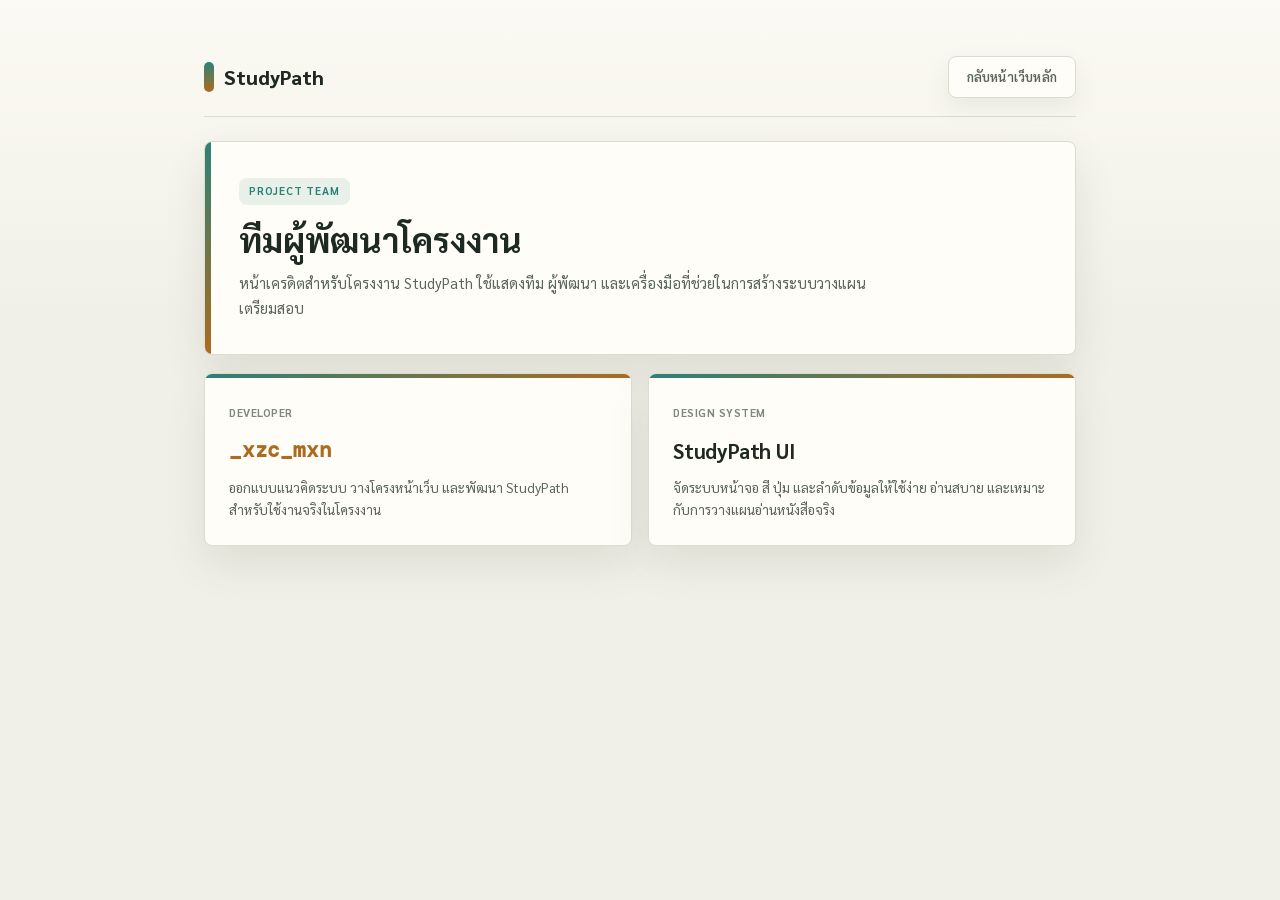
<file: team.html>
<!DOCTYPE html>
<html lang="th">
<head>
<meta charset="UTF-8">
<meta name="viewport" content="width=device-width, initial-scale=1.0">
<title>StudyPath Team</title>
<link rel="preconnect" href="https://fonts.googleapis.com">
<link href="https://fonts.googleapis.com/css2?family=Sarabun:wght@300;400;500;600;700&family=DM+Mono:wght@400;500&display=swap" rel="stylesheet">
<link rel="stylesheet" href="css/team.css">
<link rel="stylesheet" href="css/team-redesign.css">

</head>
<body>
  <main class="wrap">
    <div class="top">
      <div class="brand">StudyPath</div>
      <a class="back" href="https://xzc-mxn.github.io/">กลับหน้าเว็บหลัก</a>
    </div>
    <section class="hero">
      <div class="eyebrow">Project Team</div>
      <h1>ทีมผู้พัฒนาโครงงาน</h1>
      <p class="sub">หน้าเครดิตสำหรับโครงงาน StudyPath ใช้แสดงทีม ผู้พัฒนา และเครื่องมือที่ช่วยในการสร้างระบบวางแผนเตรียมสอบ</p>
    </section>
    <section class="grid">
      <div class="card">
        <div class="role">Developer</div>
        <div class="name mono">_xzc_mxn</div>
        <div class="desc">ออกแบบแนวคิดระบบ วางโครงหน้าเว็บ และพัฒนา StudyPath สำหรับใช้งานจริงในโครงงาน</div>
      </div>
      <div class="card">
        <div class="role">Design System</div>
        <div class="name">StudyPath UI</div>
        <div class="desc">จัดระบบหน้าจอ สี ปุ่ม และลำดับข้อมูลให้ใช้ง่าย อ่านสบาย และเหมาะกับการวางแผนอ่านหนังสือจริง</div>
      </div>
    </section>
  </main>
</body>
</html>
</file>
<file: css/team.css>
*,*::before,*::after{box-sizing:border-box;margin:0;padding:0}
:root{
  --bg:#141a1e;--bg2:#1a2027;--bg3:#212830;
  --border:#2a3340;--border2:#354050;
  --text:#e8ecf1;--text2:#a3b1c2;--text3:#6c7e93;
  --sage:#7cc4a0;--peach:#e8a87c;
}

body{
  font-family:'Sarabun',sans-serif;
  background:var(--bg);
  color:var(--text);
  min-height:100vh;
  line-height:1.65;
  font-size:15px;
}

/* ── Layout ── */
.wrap{
  max-width:780px;
  margin:0 auto;
  padding:64px 24px 80px;
}

/* ── Top Bar ── */
.top{
  display:flex;
  justify-content:space-between;
  align-items:center;
  gap:16px;
  margin-bottom:36px;
}

.brand{
  font-size:19px;
  font-weight:700;
  color:var(--sage);
  letter-spacing:-0.3px;
}

.back{
  display:inline-flex;
  align-items:center;
  justify-content:center;
  min-height:40px;
  padding:9px 18px;
  border-radius:10px;
  border:1px solid var(--border2);
  background:var(--bg3);
  color:var(--text2);
  text-decoration:none;
  font-size:13px;
  font-weight:600;
  letter-spacing:0.2px;
  transition:all .25s ease;
}
.back:hover{
  border-color:var(--sage);
  color:var(--sage);
  background:rgba(124,196,160,.06);
  transform:translateY(-1px);
}

/* ── Hero Section ── */
.hero{
  border:1px solid var(--border);
  border-radius:14px;
  background:var(--bg2);
  padding:34px 32px;
  margin-bottom:20px;
  box-shadow:0 4px 24px rgba(0,0,0,.18);
  transition:box-shadow .3s ease;
}
.hero:hover{
  box-shadow:0 6px 32px rgba(0,0,0,.25);
}

.eyebrow{
  display:inline-block;
  font-size:11px;
  color:var(--sage);
  font-weight:700;
  letter-spacing:1.5px;
  text-transform:uppercase;
  margin-bottom:12px;
  padding:4px 10px;
  background:rgba(124,196,160,.08);
  border-radius:6px;
}

h1{
  font-size:28px;
  font-weight:700;
  line-height:1.3;
  margin-bottom:10px;
  letter-spacing:-0.3px;
}

.sub{
  color:var(--text2);
  font-size:14.5px;
  max-width:640px;
  line-height:1.7;
}

/* ── Card Grid ── */
.grid{
  display:grid;
  grid-template-columns:repeat(2,1fr);
  gap:18px;
  margin-top:20px;
}

.card{
  border:1px solid var(--border);
  border-radius:14px;
  background:var(--bg2);
  padding:26px 24px;
  box-shadow:0 2px 16px rgba(0,0,0,.12);
  transition:all .3s ease;
  position:relative;
  overflow:hidden;
}
.card::before{
  content:'';
  position:absolute;
  top:0;left:0;right:0;
  height:3px;
  background:linear-gradient(90deg,var(--sage),var(--peach));
  opacity:0;
  transition:opacity .3s ease;
}
.card:hover{
  border-color:var(--border2);
  box-shadow:0 8px 32px rgba(0,0,0,.22);
  transform:translateY(-3px);
}
.card:hover::before{
  opacity:1;
}

.role{
  display:inline-block;
  font-size:11px;
  color:var(--text3);
  font-weight:700;
  letter-spacing:1px;
  text-transform:uppercase;
  margin-bottom:10px;
}

.name{
  font-size:21px;
  font-weight:700;
  letter-spacing:-0.2px;
}

.desc{
  font-size:13.5px;
  color:var(--text2);
  margin-top:8px;
  line-height:1.65;
}

.mono{
  font-family:'DM Mono',monospace;
  background:linear-gradient(135deg,var(--sage),var(--peach));
  -webkit-background-clip:text;
  -webkit-text-fill-color:transparent;
  background-clip:text;
}

/* ── Responsive ── */
@media(max-width:640px){
  .wrap{padding:36px 16px 60px}
  .top{align-items:flex-start;flex-direction:column}
  .grid{grid-template-columns:1fr}
  h1{font-size:24px}
  .hero{padding:26px 22px}
  .card{padding:22px 20px}
}

/* ---- */

:root{
  --bg:#f4f4ee;
  --bg2:#fffdf7;
  --bg3:#eef3ee;
  --border:#d9ded5;
  --border2:#c4ccbf;
  --text:#202923;
  --text2:#536057;
  --text3:#7a857b;
  --sage:#2d8677;
  --peach:#b56f18;
  --shadow:0 16px 36px rgba(52,64,55,.1);
}
body{
  background:linear-gradient(180deg,rgba(255,253,247,.6),transparent 280px),var(--bg);
  color:var(--text);
}
.wrap{
  max-width:900px;
  padding:56px 24px 72px;
}
.top{
  margin-bottom:24px;
  padding-bottom:18px;
  border-bottom:1px solid var(--border);
}
.brand{
  display:flex;
  align-items:center;
  gap:9px;
  color:var(--text);
  letter-spacing:0;
}
.brand::before{
  content:'';
  width:9px;
  height:24px;
  border-radius:6px;
  background:linear-gradient(180deg,var(--sage),var(--peach));
}
.back{
  min-height:42px;
  border-radius:8px;
  background:var(--bg2);
  color:var(--text2);
  box-shadow:0 8px 22px rgba(52,64,55,.08);
}
.back:hover{
  background:var(--bg3);
  color:var(--peach);
  border-color:var(--peach);
}
.hero,.card{
  border-radius:8px;
  background:var(--bg2);
  border-color:var(--border);
  box-shadow:var(--shadow);
}
.hero{
  padding:32px;
  margin-bottom:18px;
}
.hero:hover,.card:hover{box-shadow:0 18px 42px rgba(52,64,55,.13);}
.eyebrow{
  color:var(--sage);
  background:rgba(45,134,119,.1);
  border-radius:8px;
  letter-spacing:.8px;
}
h1{
  color:var(--text);
  font-size:30px;
  letter-spacing:0;
}
.sub{color:var(--text2);}
.grid{
  gap:16px;
  margin-top:18px;
}
.card{
  padding:24px;
}
.card::before{
  height:4px;
  opacity:1;
}
.role{
  color:var(--text3);
  letter-spacing:.5px;
}
.name{color:var(--text);}
.mono{
  background:none;
  -webkit-text-fill-color:currentColor;
  color:var(--peach);
}
.desc{color:var(--text2);}
@media(max-width:640px){
  .wrap{padding:34px 16px 56px;}
  .top{gap:14px;}
  .hero{padding:24px 20px;}
  h1{font-size:25px;}
}
</file>
<file: css/team-redesign.css>
/* Team page aligned with the StudyPath workspace redesign */
:root{
  --bg:#f1f0e8;
  --bg2:#fffdf7;
  --bg3:#f7f6ee;
  --border:#dddccf;
  --border2:#c8c7b8;
  --text:#1f2924;
  --text2:#58645d;
  --text3:#7b877f;
  --sage:#2c8277;
  --peach:#ac6b1f;
  --shadow:0 18px 42px rgba(68,73,58,.11);
}

html{
  background:var(--bg);
}

body{
  min-height:100vh;
  background:
    linear-gradient(180deg,rgba(255,253,247,.72),transparent 320px),
    var(--bg);
  color:var(--text);
  line-height:1.7;
}

body::before{
  content:'';
  position:fixed;
  inset:0;
  z-index:-1;
  pointer-events:none;
  background-image:
    linear-gradient(rgba(140,143,120,.12) 1px,transparent 1px),
    linear-gradient(90deg,rgba(140,143,120,.1) 1px,transparent 1px);
  background-size:44px 44px;
}

.wrap{
  max-width:920px;
  padding:56px 24px 80px;
}

.top{
  margin-bottom:24px;
  padding-bottom:18px;
  border-bottom:1px solid var(--border);
}

.brand{
  display:flex;
  align-items:center;
  gap:10px;
  color:var(--text);
  font-size:20px;
  font-weight:800;
  letter-spacing:0;
}

.brand::before{
  content:'';
  width:10px;
  height:30px;
  border-radius:8px;
  background:linear-gradient(180deg,var(--sage),var(--peach));
}

.back{
  min-height:42px;
  border-radius:8px;
  background:var(--bg2);
  border-color:var(--border);
  color:var(--text2);
  box-shadow:0 9px 24px rgba(68,73,58,.08);
}

.back:hover{
  background:var(--bg3);
  border-color:var(--peach);
  color:var(--peach);
}

.hero,
.card{
  border-radius:8px;
  background:var(--bg2);
  border:1px solid var(--border);
  box-shadow:var(--shadow);
}

.hero{
  position:relative;
  overflow:hidden;
  padding:34px;
  margin-bottom:18px;
}

.hero::before{
  content:'';
  position:absolute;
  left:0;
  top:0;
  bottom:0;
  width:6px;
  background:linear-gradient(180deg,var(--sage),var(--peach));
}

.eyebrow{
  color:var(--sage);
  background:rgba(44,130,119,.1);
  border-radius:8px;
  letter-spacing:.8px;
}

h1{
  color:var(--text);
  font-size:clamp(25px,4vw,34px);
  letter-spacing:0;
}

.sub{
  color:var(--text2);
}

.grid{
  gap:16px;
  margin-top:18px;
}

.card{
  padding:24px;
}

.card::before{
  height:4px;
  opacity:1;
}

.card:hover{
  border-color:var(--border2);
  box-shadow:0 20px 48px rgba(68,73,58,.13);
}

.role{
  color:var(--text3);
  letter-spacing:.5px;
}

.name{
  color:var(--text);
}

.mono{
  background:none;
  -webkit-text-fill-color:currentColor;
  color:var(--peach);
}

.desc{
  color:var(--text2);
}

@media(max-width:640px){
  .wrap{
    padding:34px 16px 58px;
  }

  .top{
    align-items:flex-start;
    gap:14px;
  }

  .hero{
    padding:26px 22px;
  }
}
</file>
